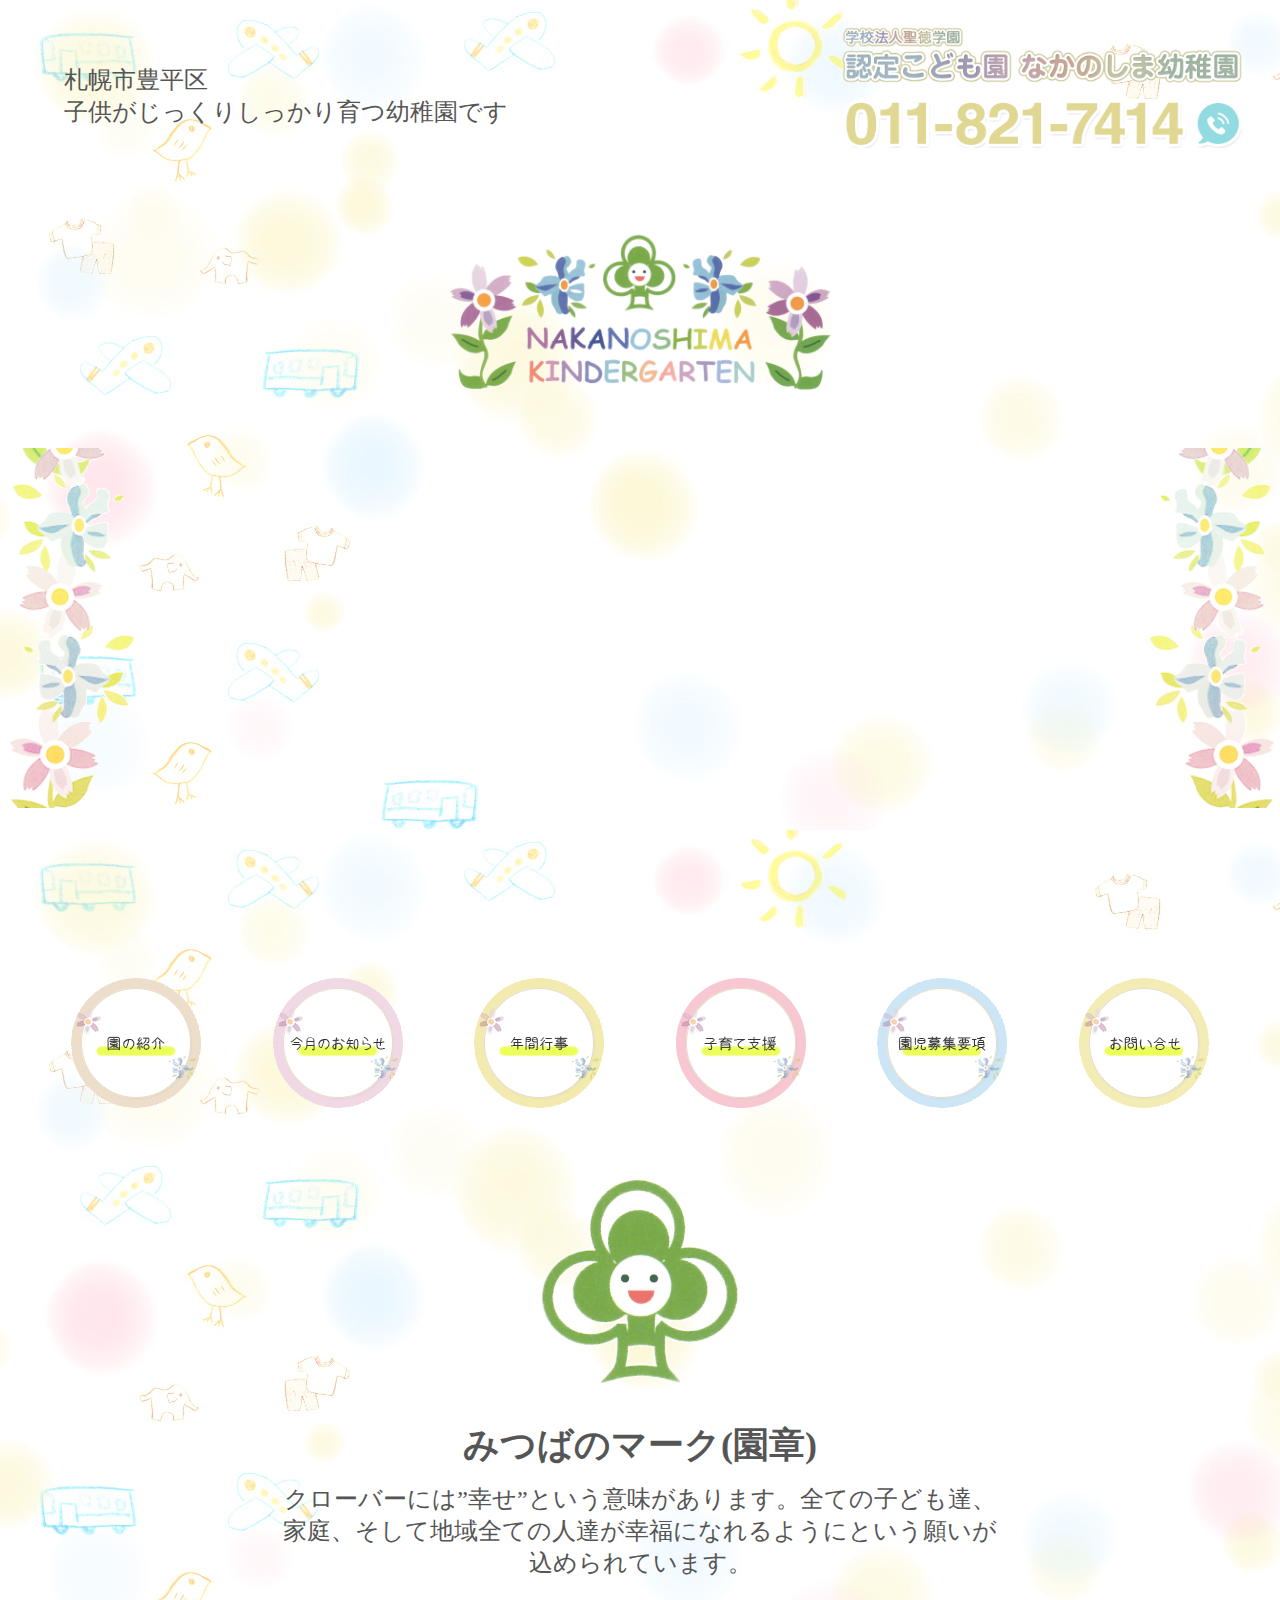
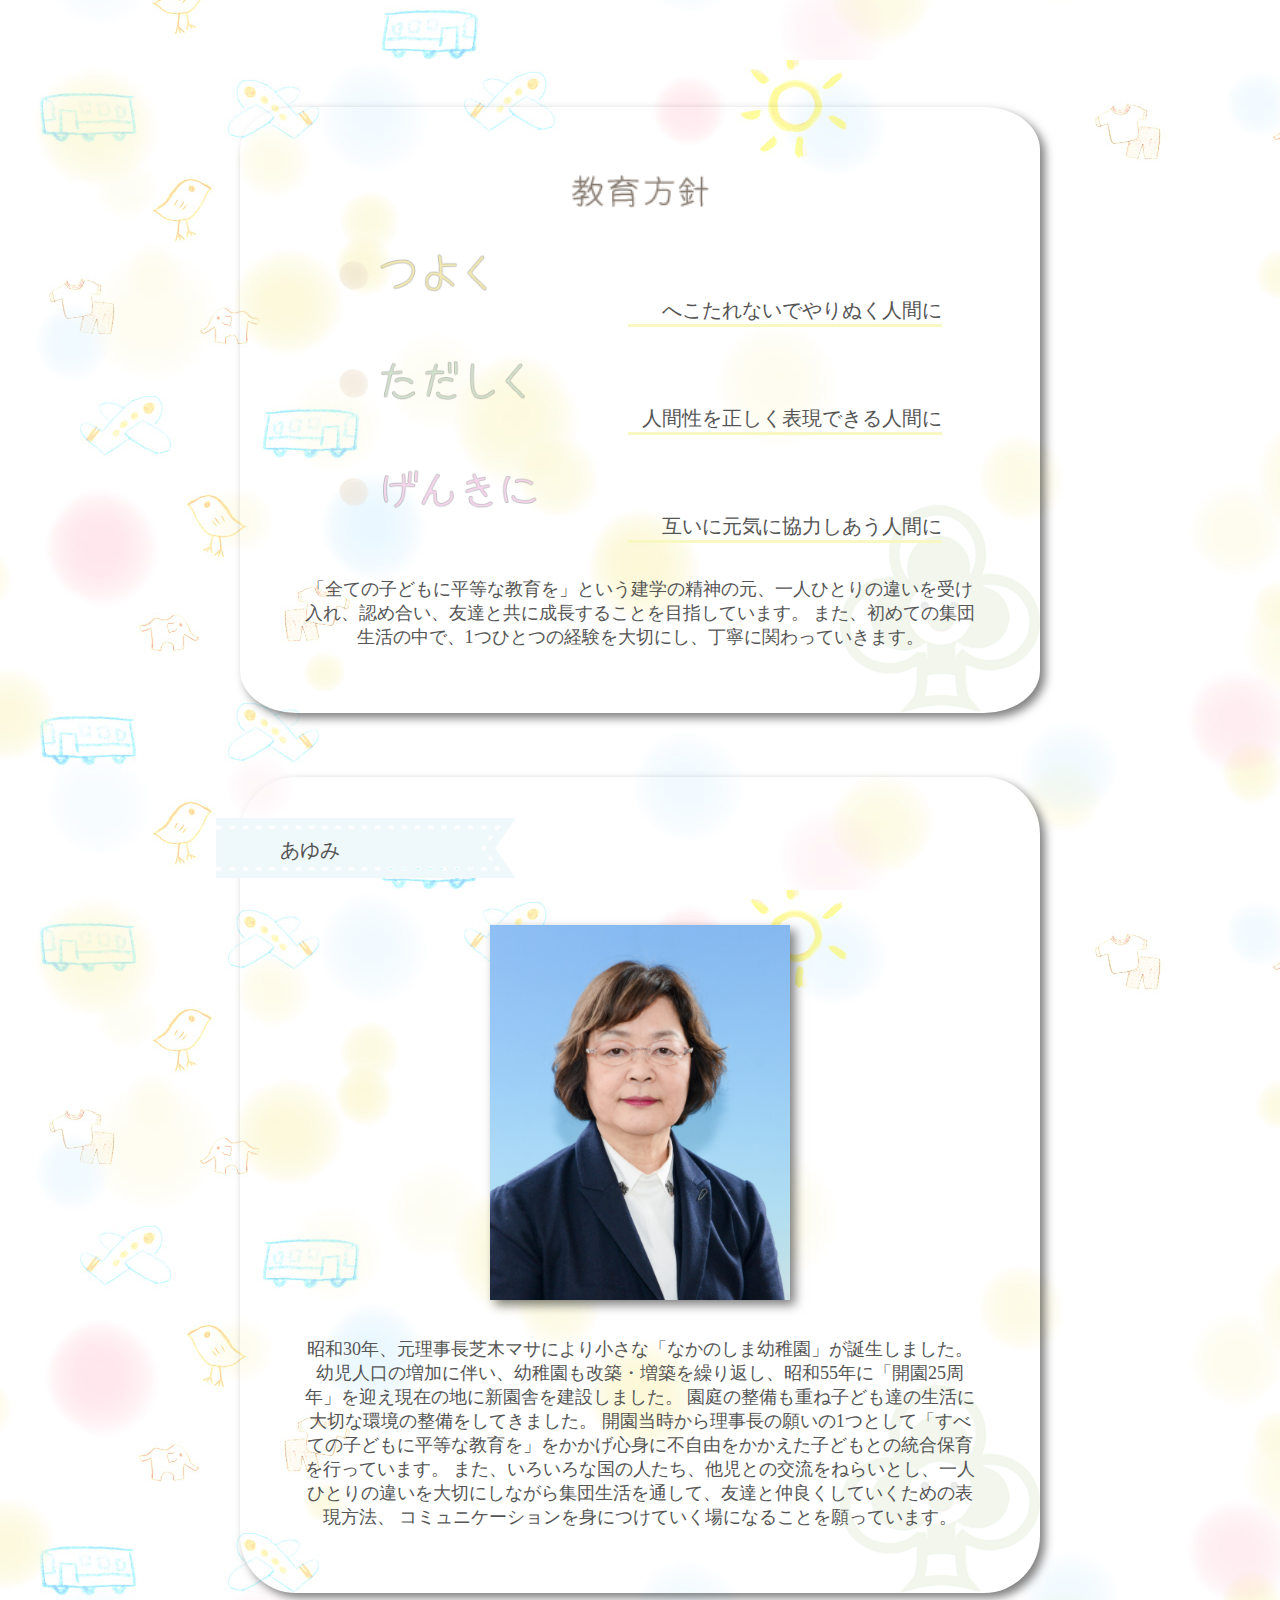
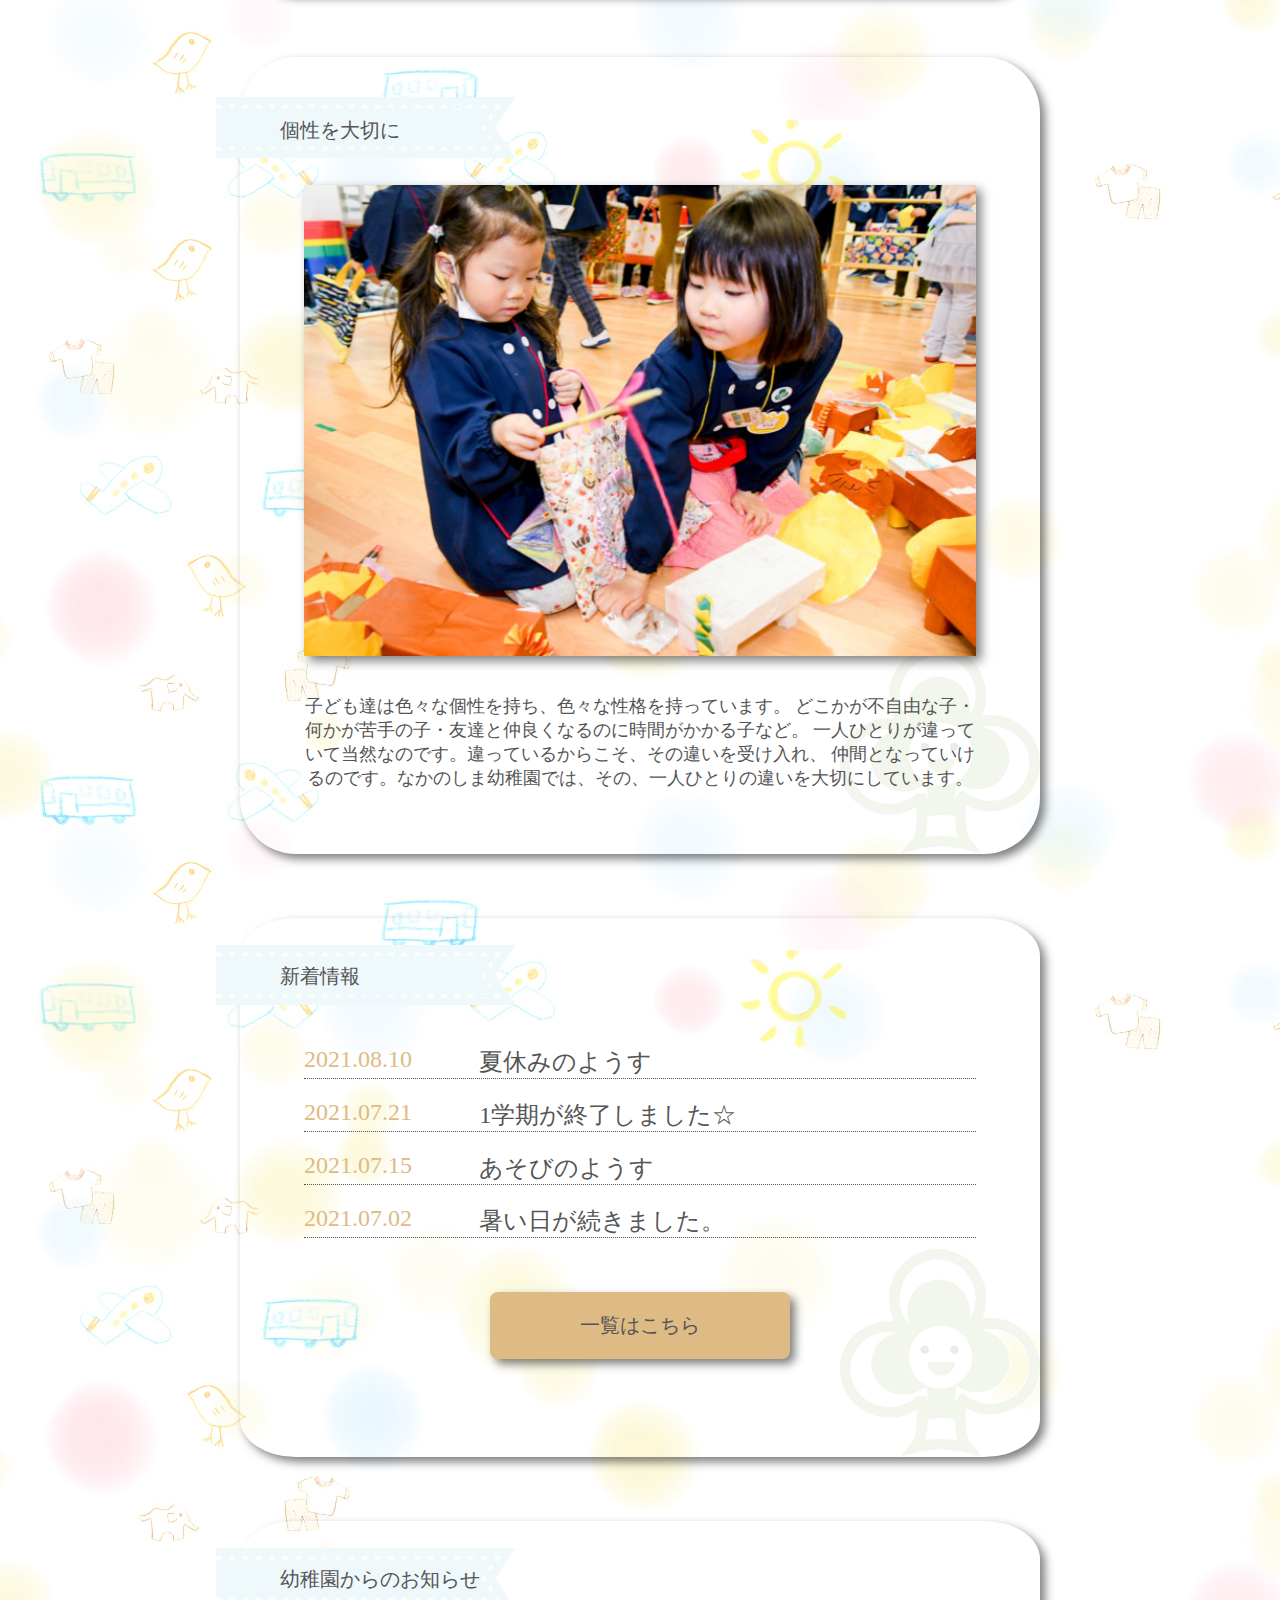
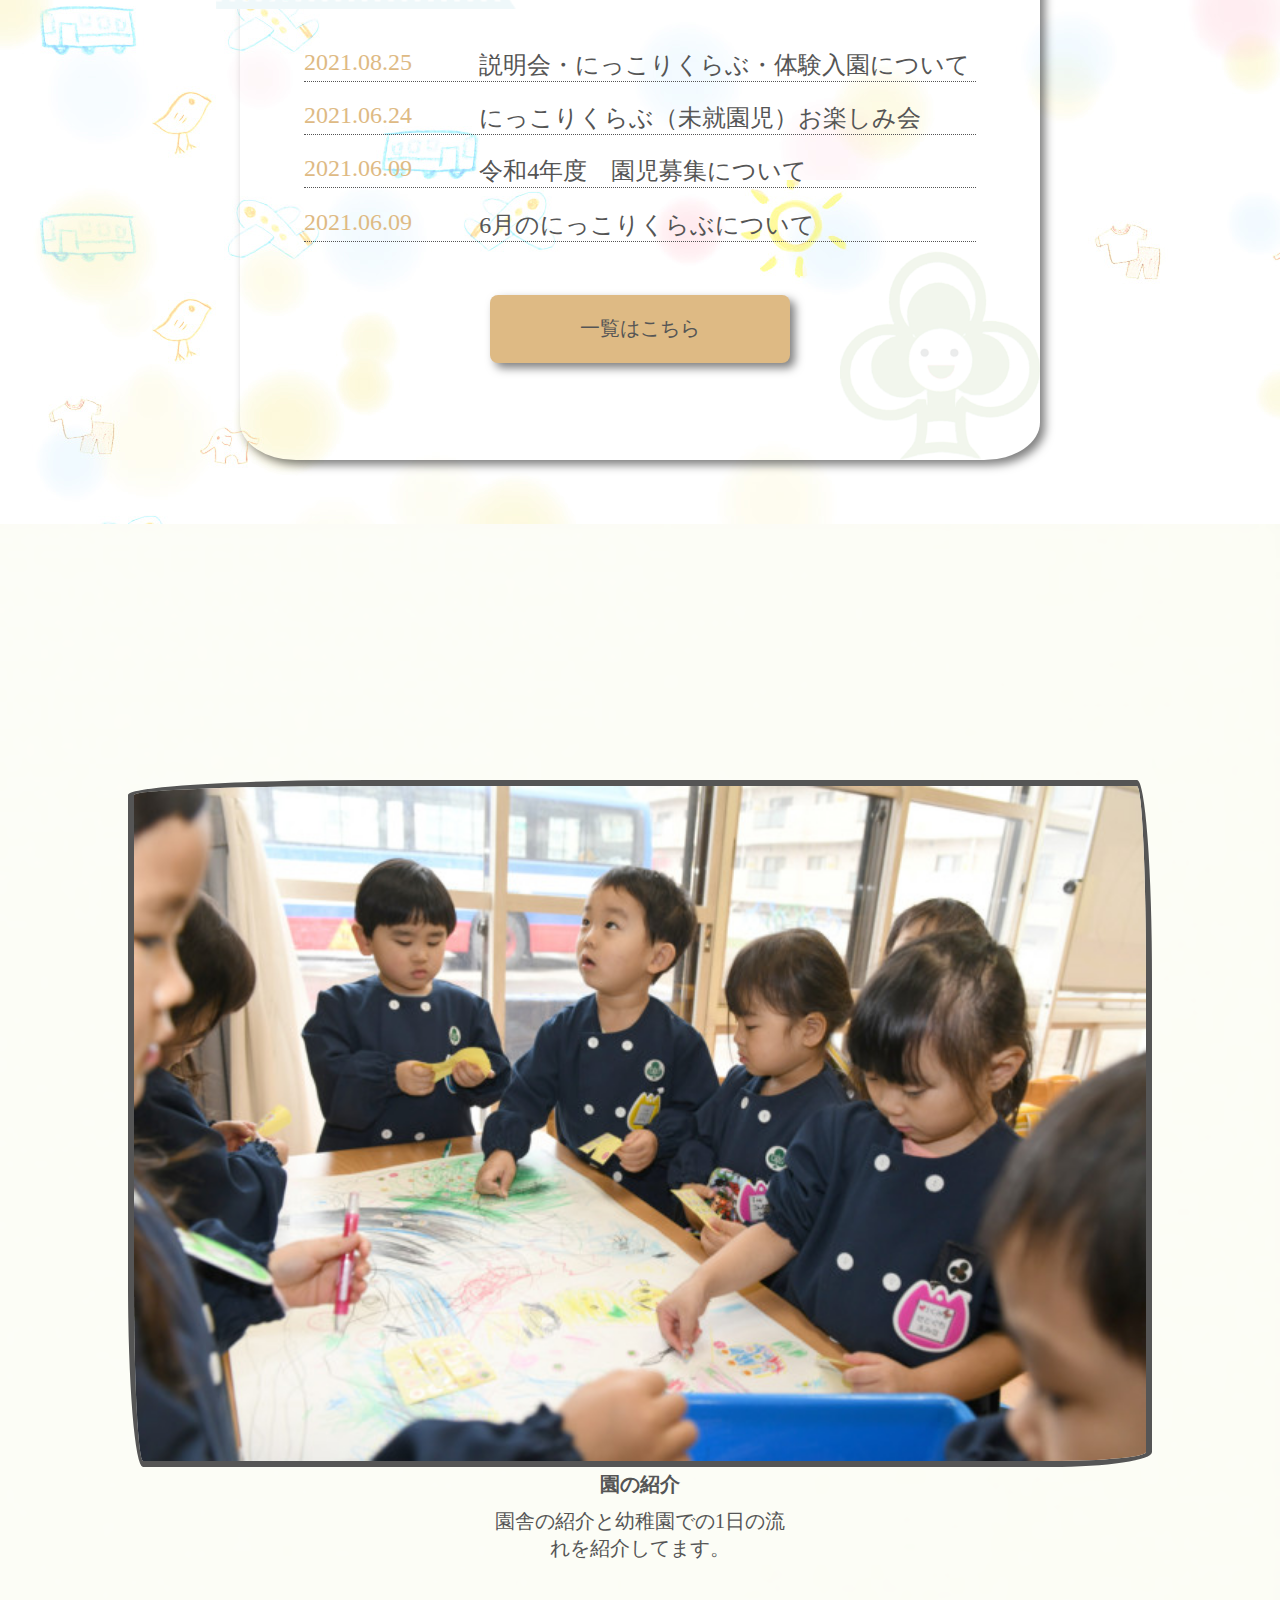
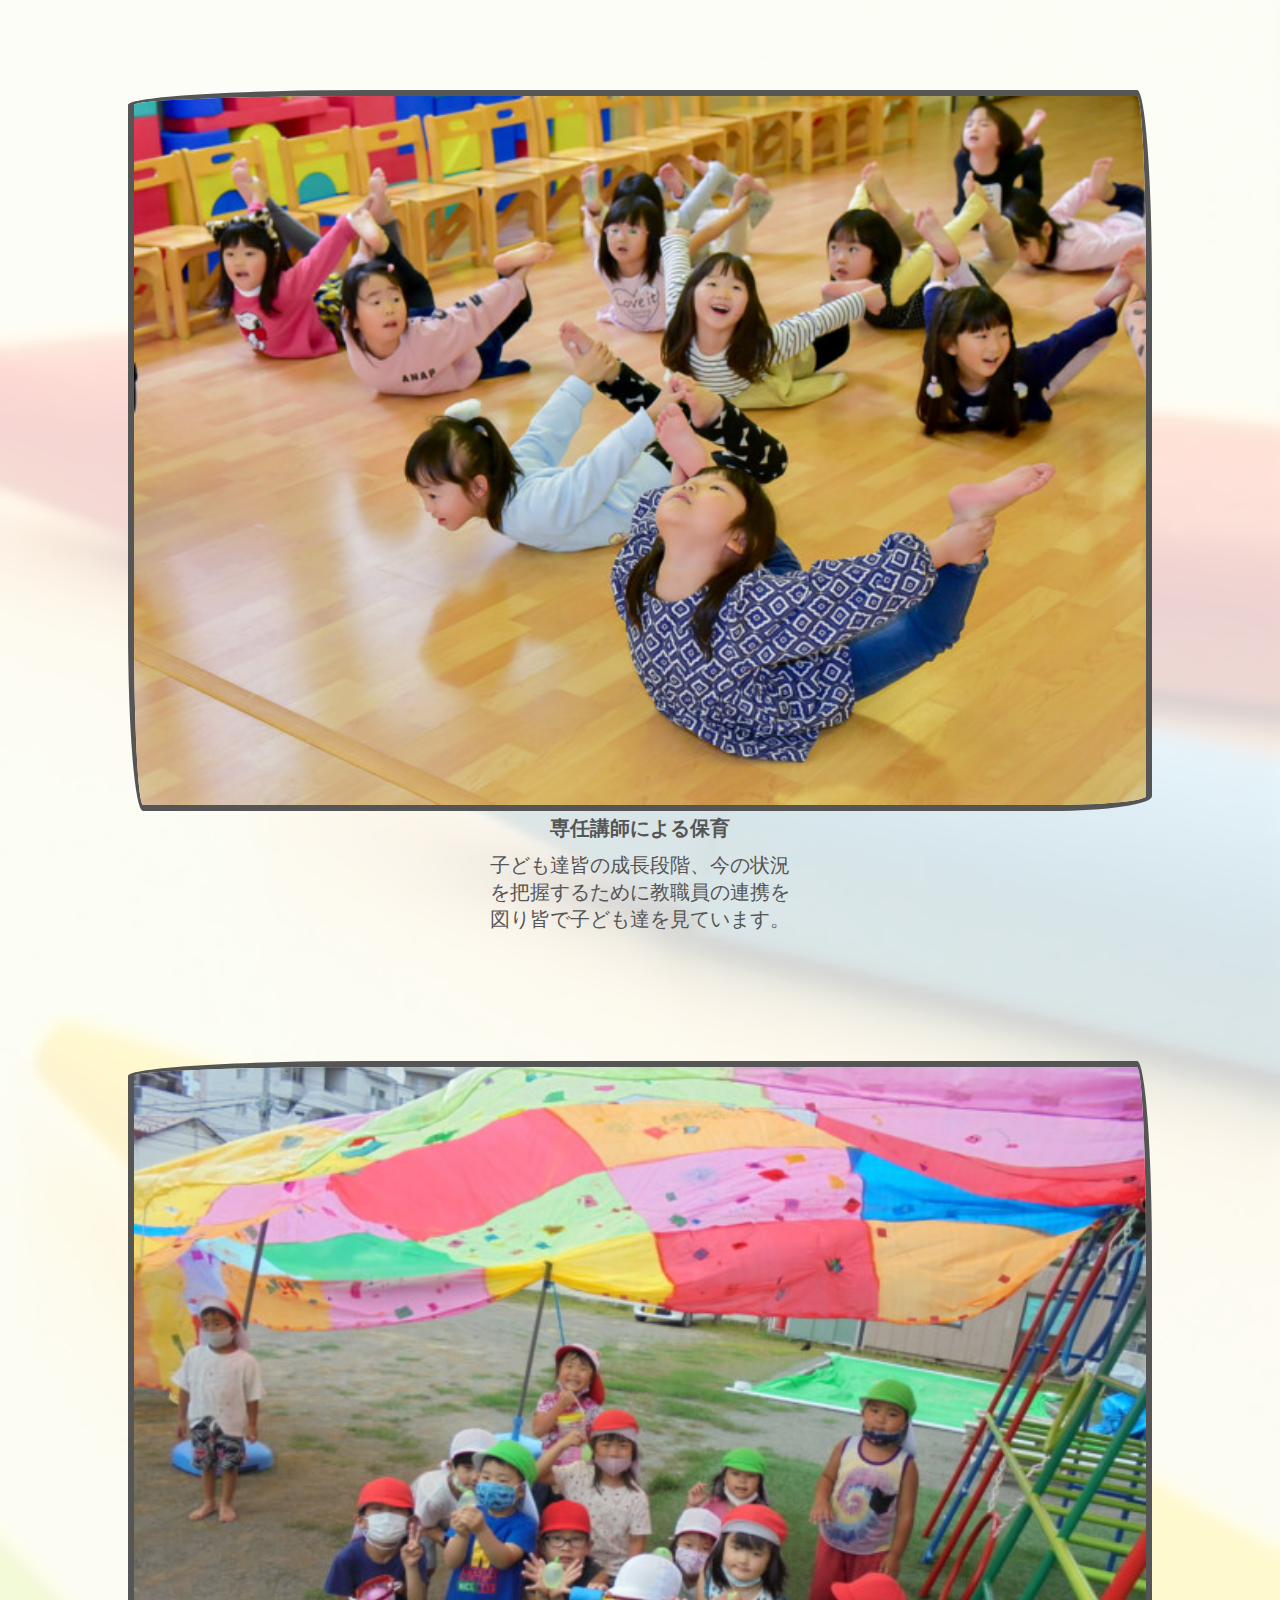
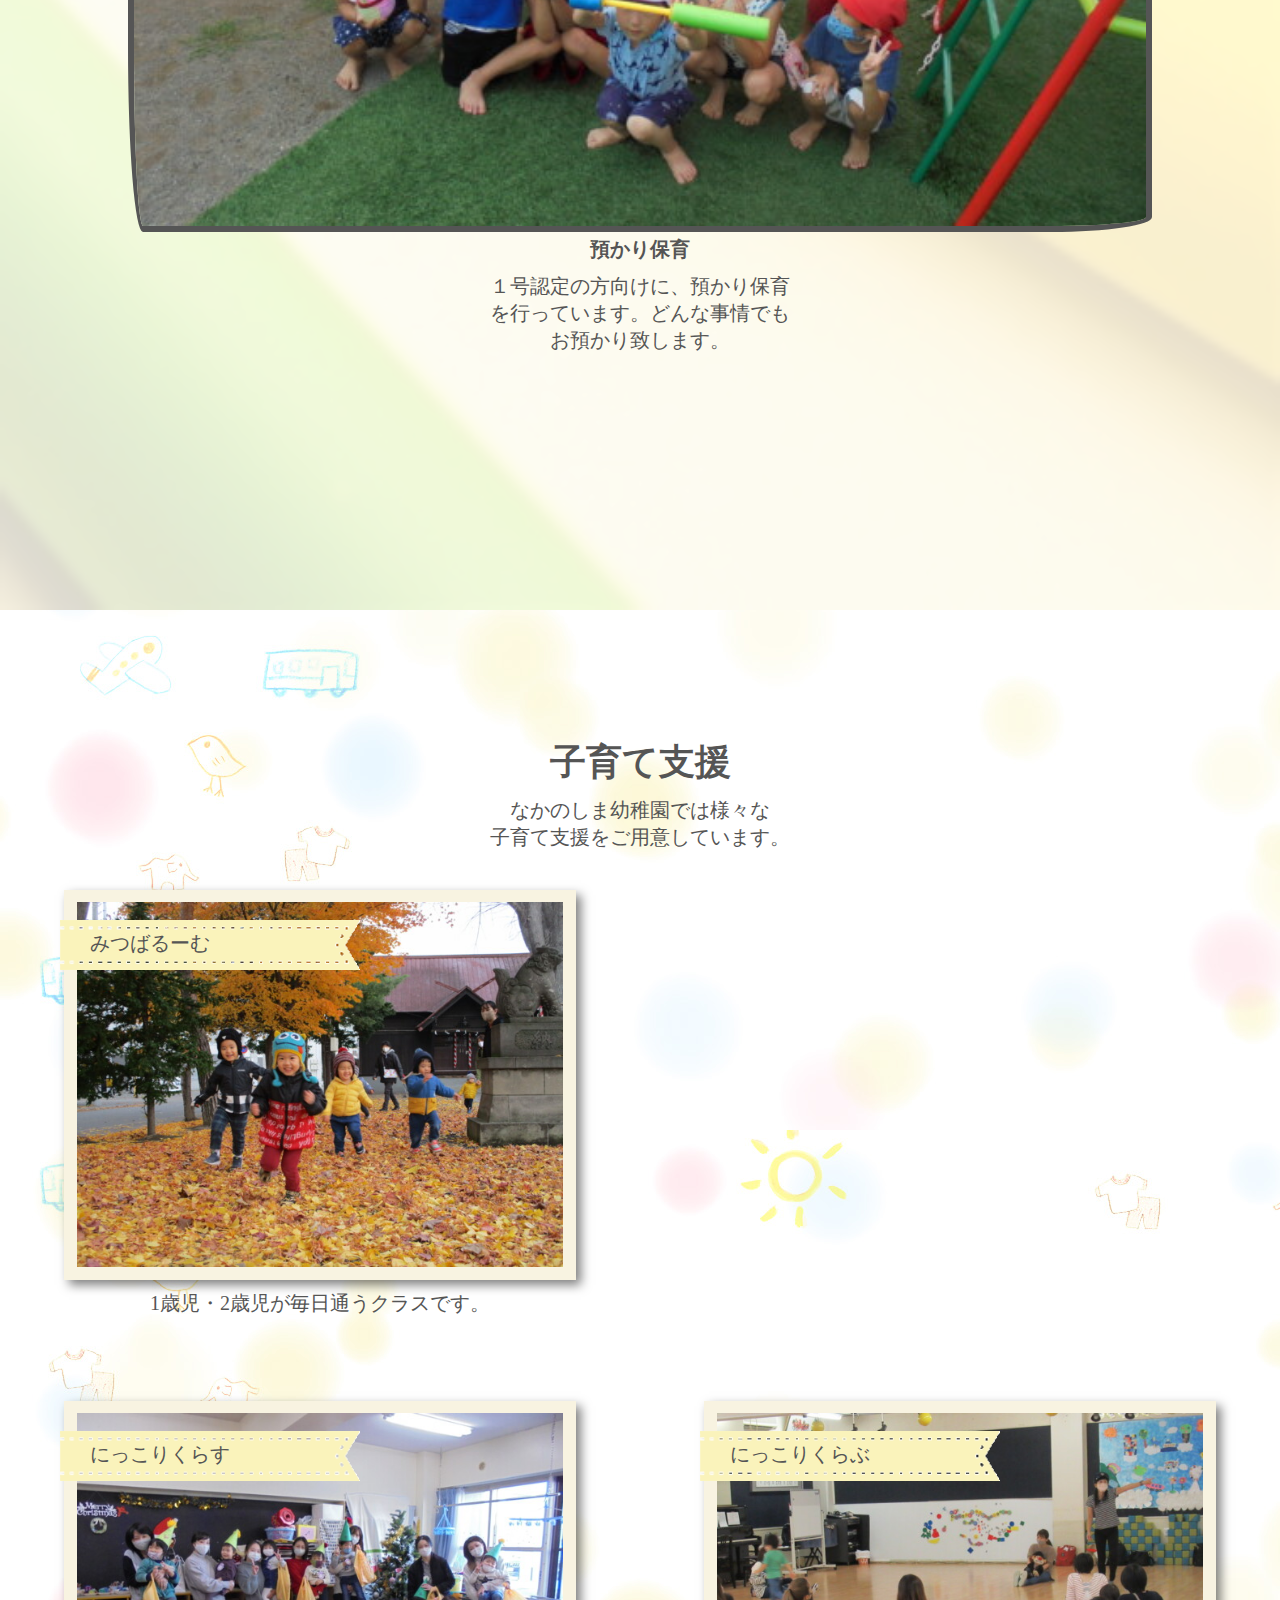
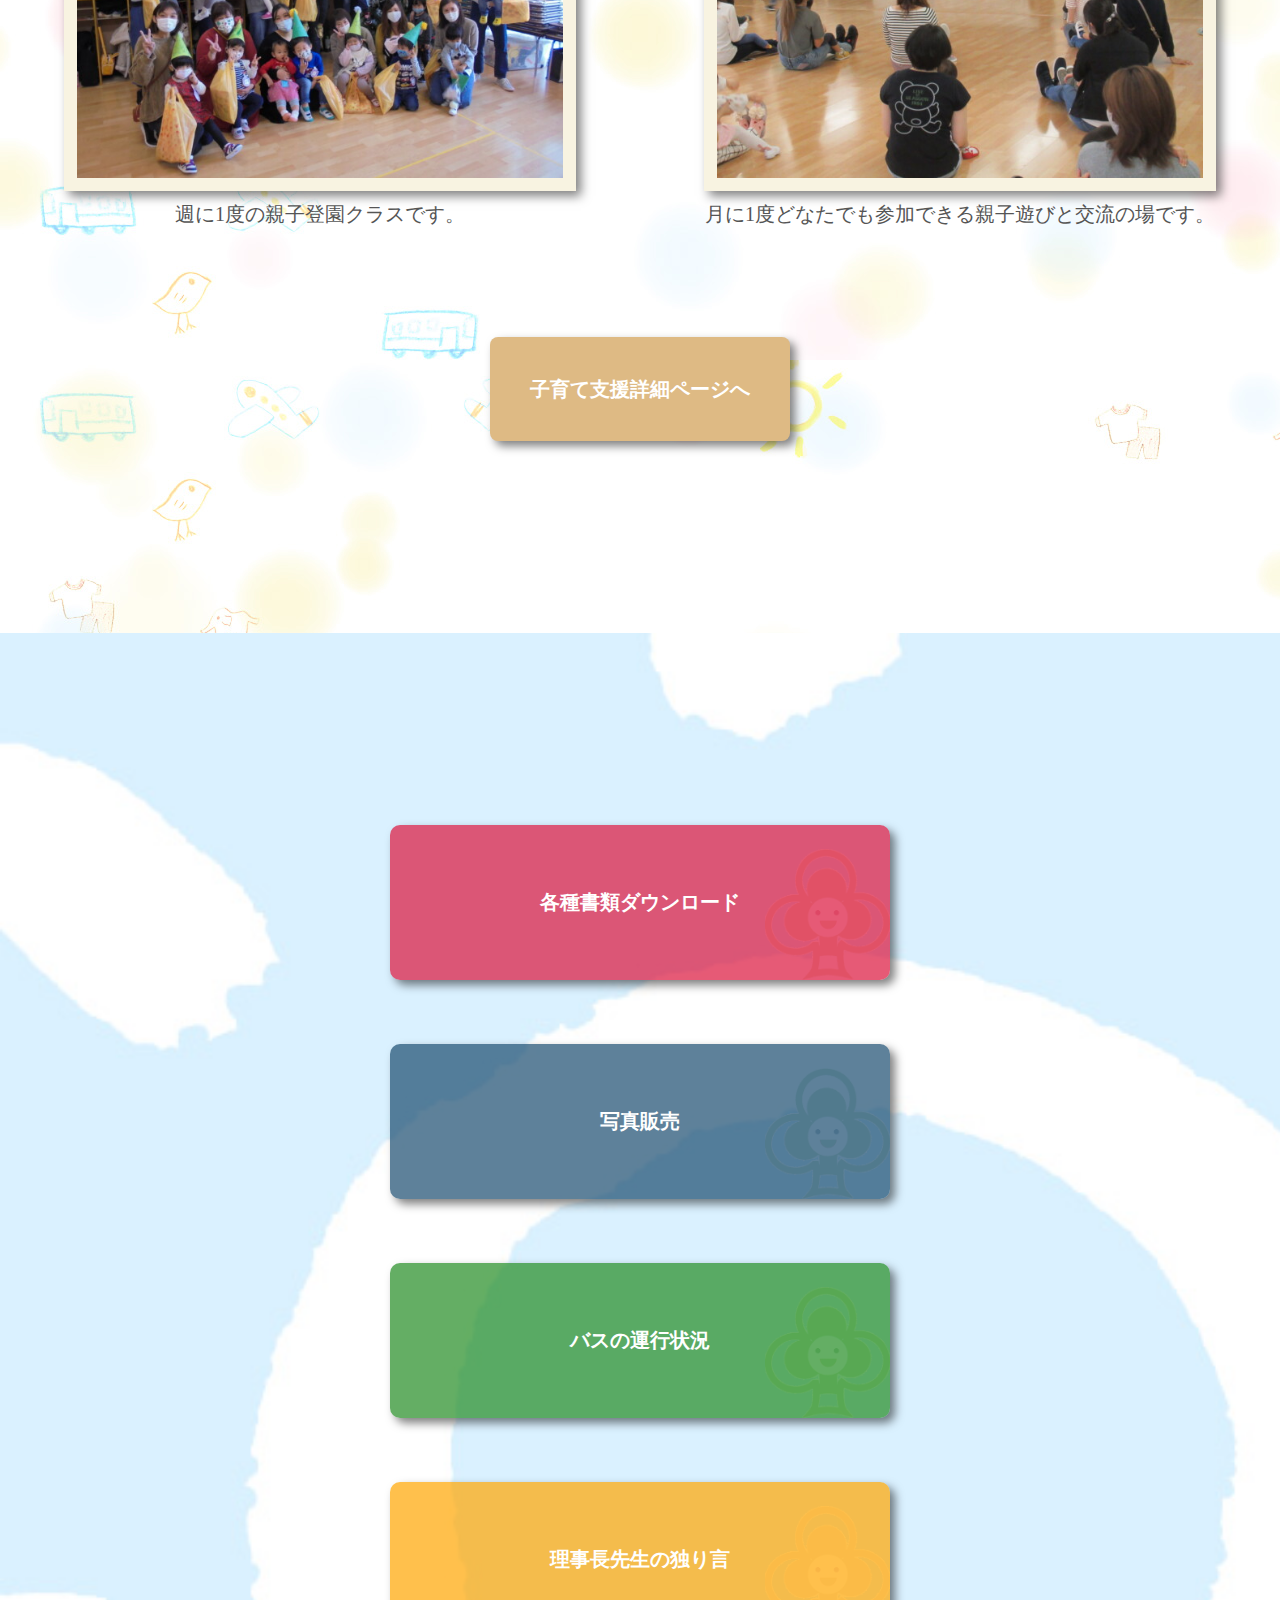
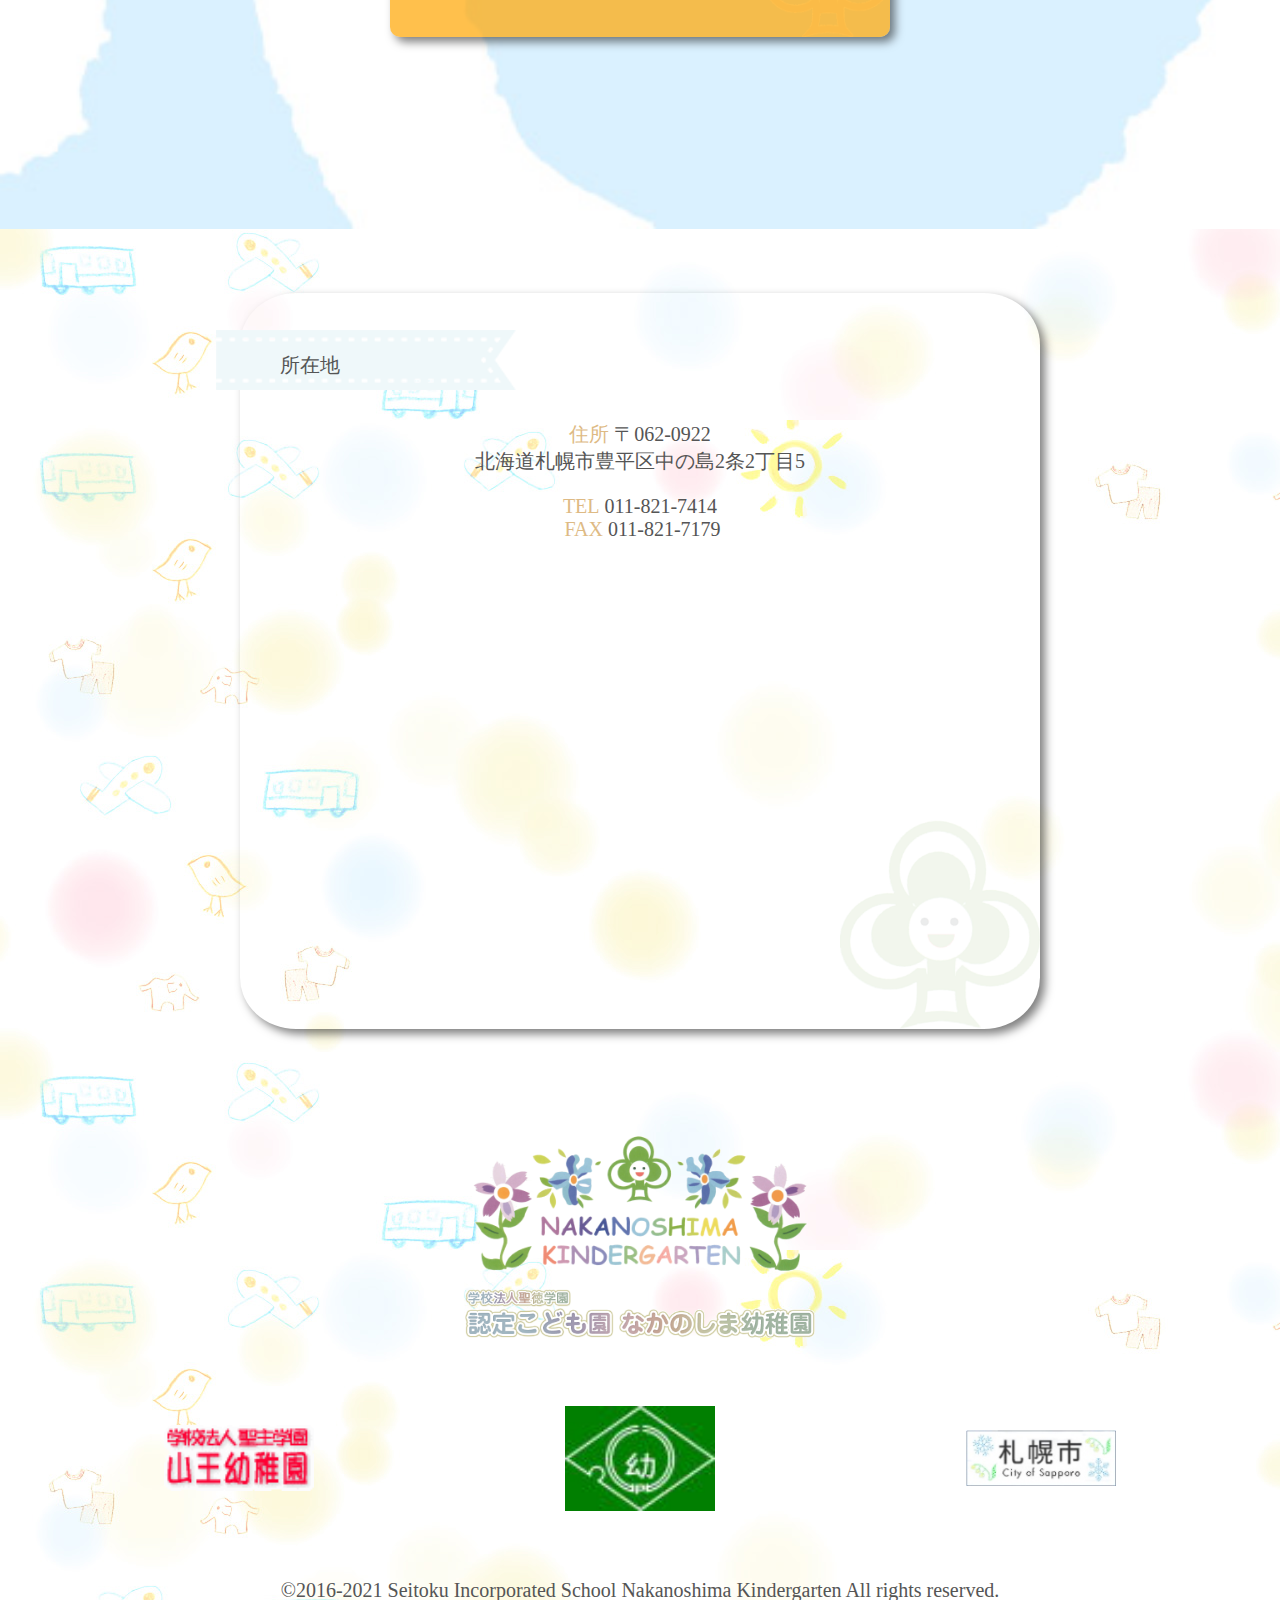
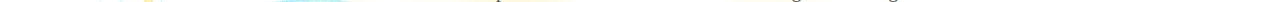
<file: index.html>
<!DOCTYPE html>
<html lang="en">
<head>
    <meta charset="UTF-8">
    <meta http-equiv="X-UA-Compatible" content="IE=edge">
    <meta name="viewport" content="width=device-width, initial-scale=1.0">
    <link rel="stylesheet" href="style.css">
    <script src="script.js" defer></script>
    <title>Document</title>
</head>
<body>
    <main>
        <nav>
            <p class="site_title">札幌市豊平区<br>子供がじっくりしっかり育つ幼稚園です</p>
            <div class="nav_header">
                <a href="index.html">
                    <img src="img/top_logo_name.gif">
                </a>
                <a href="TEL:011-821-7414">
                    <img class="nav_tel" src="img/top_logo_tel.gif">
                </a>
            </div>
            <div class="nav_main">
                <img src="img\footer_logo.gif">
                <div class="bg-slider">
                </div>
                    
            </div>
        </nav>
        
        <div id="sp_menu" class="sp_menu">
            <a href="#menu">
                <img class="sp_menu_logo" src="img/menu_logo.gif">
                <p class="sp_menu_title">MENU</p>
            </a> 
           </label>
        </div>

        <div id="menu"></div>
        
        <div class="menu">
            <label class="menu-open-button" for="menu-open">
                <img class="menu_logo" src="img/menu_logo.gif">
             <span class="lines line-1"></span>
             <span class="lines line-2"></span>
           </label>
           <a href="#" class="menu-item"><img src="img\nav_menu_02.gif"></a>
           <a href="events.html" class="menu-item"><img src="img\nav_menu_03.gif"></a>
           <a href="support.html" class="menu-item"><img src="img\nav_menu_04.gif"></i> </a>
           <a href="requirements.html" class="menu-item"><img src="img\nav_menu_05.gif"></a>
           <a href="#" class="menu-item"><img src="img\nav_menu_06.gif"></a>
           <a href="information.html" class="menu-item"><img src="img\nav_menu_01.gif"></a>
        </div>

        <div class="pc_menu">
            <a href="information.html"><img src="img\nav_menu_01.gif"></a>
            <a href="#"><img src="img\nav_menu_02.gif"></a>
           <a href="events.html"><img src="img\nav_menu_03.gif"></a>
           <a href="support.html"><img src="img\nav_menu_04.gif"></i> </a>
           <a href="requirements.html"><img src="img\nav_menu_05.gif"></a>
           <a href="#"><img src="img\nav_menu_06.gif"></a>
        </div>
        
        <img class="symbol" src="img/menu_logo.gif">
        <p class="menu_text mark">みつばのマーク(園章)</p>
        <p class="menu_text">クローバーには”幸せ”という意味があります。全ての子ども達、家庭、そして地域全ての人達が幸福になれるようにという願いが込められています。</p>

        <div class="policy">
            <div class="policy_container">
                <img src="img\information_title.png">
                <div class="policy_title">
                    <img src="img\top_page_shisetsu_01.png">
                    <p>へこたれないでやりぬく人間に</p>
                </div>
                <div class="policy_title">
                    <img src="img\top_page_shisetsu_02.png">
                    <p>人間性を正しく表現できる人間に</p>
                </div>
                <div class="policy_title">
                    <img src="img\top_page_shisetsu_03.png">
                    <p>互いに元気に協力しあう人間に</p>
                </div>
                <p class="policy_text">「全ての子どもに平等な教育を」という建学の精神の元、一人ひとりの違いを受け入れ、認め合い、友達と共に成長することを目指しています。
                    また、初めての集団生活の中で、1つひとつの経験を大切にし、丁寧に関わっていきます。</p>
            </div>
        </div>

        <div class="ayumi">
            <img class="ayumi_img" src="img\icon_laber.gif">
            <p class="contents_title ayumi_title">あゆみ</p>
            <img class="director" src="img/chief_director.jpg">
            <p class="ayumi_text">昭和30年、元理事長芝木マサにより小さな「なかのしま幼稚園」が誕生しました。
                幼児人口の増加に伴い、幼稚園も改築・増築を繰り返し、昭和55年に「開園25周年」を迎え現在の地に新園舎を建設しました。
                園庭の整備も重ね子ども達の生活に大切な環境の整備をしてきました。
                開園当時から理事長の願いの1つとして「すべての子どもに平等な教育を」をかかげ心身に不自由をかかえた子どもとの統合保育を行っています。
                また、いろいろな国の人たち、他児との交流をねらいとし、一人ひとりの違いを大切にしながら集団生活を通して、友達と仲良くしていくための表現方法、
                コミュニケーションを身につけていく場になることを願っています。</p>
        </div>

        <div class="individuality">
            <img class="individuality_img" src="img\icon_laber.gif">
            <p class="contents_title individuality_title">個性を大切に</p>
            <img class="picture" src="img\6405.jpg">
            <p class="ayumi_text">子ども達は色々な個性を持ち、色々な性格を持っています。
                どこかが不自由な子・何かが苦手の子・友達と仲良くなるのに時間がかかる子など。
                一人ひとりが違っていて当然なのです。違っているからこそ、その違いを受け入れ、
                仲間となっていけるのです。なかのしま幼稚園では、その、一人ひとりの違いを大切にしています。
            </p>
        </div>

        <div class="news">
            <img src="img\icon_laber.gif">
            <p class="contents_title">新着情報</p>
            <div class="news_contents">
                <p class="news_date">2021.08.10</p>
                <p class="news_title">夏休みのようす</p>
            </div>
            <div class="news_contents">
                <p class="news_date">2021.07.21</p>
                <p class="news_title">1学期が終了しました☆</p>
            </div>
            <div class="news_contents">
                <p class="news_date">2021.07.15</p>
                <p class="news_title">あそびのようす</p>
            </div>
            <div class="news_contents">
                <p class="news_date">2021.07.02</p>
                <p class="news_title">暑い日が続きました。</p>
            </div>
            <p class="btn">一覧はこちら</p>
        </div>

        <div class="news second_news">
            <img src="img\icon_laber.gif">
            <p class="contents_title">幼稚園からのお知らせ</p>
            <div class="news_contents">
                <p class="news_date">2021.08.25</p>
                <p class="news_title">説明会・にっこりくらぶ・体験入園について</p>
            </div>
            <div class="news_contents">
                <p class="news_date">2021.06.24</p>
                <p class="news_title">にっこりくらぶ（未就園児）お楽しみ会</p>
            </div>
            <div class="news_contents">
                <p class="news_date">2021.06.09</p>
                <p class="news_title">令和4年度　園児募集について</p>
            </div>
            <div class="news_contents">
                <p class="news_date">2021.06.09</p>
                <p class="news_title">6月のにっこりくらぶについて</p>
            </div>
            <a class="btn">一覧はこちら</a>
        </div>

        <div class="contents">
            <div class="content">
                <a href="information.html">
                    <img src="img\850_0028.jpg">
                    <p class="content_title">園の紹介</p>
                    <p class="content_text">園舎の紹介と幼稚園での1日の流れを紹介してます。</p>
                </a>
            </div>
            <div class="content">
                <a href="">
                    <img src="img\1641-1.jpg">
                    <p class="content_title">専任講師による保育</p>
                    <p class="content_text">子ども達皆の成長段階、今の状況を把握するために教職員の連携を図り皆で子ども達を見ています。</p>
                </a>
            </div>
            <div class="content">
                <a href="support.html">
                    <img src="img/DSC07824.jpg">
                    <p class="content_title">預かり保育</p>
                    <p class="content_text">１号認定の方向けに、預かり保育を行っています。どんな事情でもお預かり致します。</p>
                </a>
            </div>
        </div>

        <div class="care_support">
            <p class="care_support_title">子育て支援</p>
            <p class="care_support_subtitle">なかのしま幼稚園では様々な<br>子育て支援をご用意しています。</p>
            <div class="care_support_wrap">
                <div class="care_support_pictures">
                    
                    <div class="care_support_picture">
                        <img class="care_support_laber" src="img\top_about_class_laber.gif">
                        <p class="care_support_laber_title">みつばるーむ</p>
                        <img class="care_support_img" src="img\IMG_8995.jpg">
                        <p class="care_support_text">1歳児・2歳児が毎日通うクラスです。</p>
                    </div>
                </div>
                <div class="care_support_pictures">
                    <div class="care_support_picture">
                        <img class="care_support_laber" src="img\top_about_class_laber.gif">
                        <p class="care_support_laber_title">にっこりくらす</p>
                        <img class="care_support_img" src="img\DSC09264.jpg">
                        <p class="care_support_text">週に1度の親子登園クラスです。</p>
                    </div>
                    <div class="care_support_picture">
                        <img class="care_support_laber" src="img\top_about_class_laber.gif">
                        <p class="care_support_laber_title">にっこりくらぶ</p>
                        <img class="care_support_img" src="img\IMG_5893.jpg">
                        <p class="care_support_text">月に1度どなたでも参加できる親子遊びと交流の場です。</p>
                    </div>
                </div>
                <a href="support.html" class="btn support_btn">子育て支援詳細ページへ</a>
            </div>
        </div>

        <div class="link">
            <a href="download.html">
                <div class="download">
                    <p>各種書類ダウンロード</p>
                </div>
            </a>
            
            <a href="#">
                <div class="buy">
                <p>写真販売</p>
            </div></a>

            <a href="https://www1.busnav.net/cgi-bin/d01_index.cgi?ecd=GQ">
                <div class="bus">
                <p>バスの運行状況</p>
            </div></a>

            <a href="#">
                <div class="blog">
                    <p>理事長先生の独り言</p>
                </div>
            </a> 
        </div>

        <div class="access">
            <img src="img\icon_laber.gif">
            <p class="access_title">所在地</p>
            <div access_text>
                <p><span>住所</span>&nbsp;〒062-0922<br>北海道札幌市豊平区中の島2条2丁目5</p>
                <p><span>TEL</span>&nbsp;011-821-7414<br>&nbsp;<span>FAX</span>&nbsp;011-821-7179</p>
            </div>
            <div class="map">
                <iframe src="https://www.google.com/maps/embed?pb=!1m14!1m8!1m3!1d5832.546816812674!2d141.36135820436166!3d43.03567862457956!3m2!1i1024!2i768!4f13.1!3m3!1m2!1s0x0%3A0x74dfc055cabfaed!2z44Gq44GL44Gu44GX44G-5bm856ia5ZyS!5e0!3m2!1sja!2sjp!4v1629948758120!5m2!1sja!2sjp" width="300" height="200" style="border:0;" allowfullscreen="" loading="lazy"></iframe>
            </div>
        </div>

    </main>
    <footer>
        <div class="footer_logo">
            <a href="index.html">
                <img src="img\footer_logo.gif">
                <img src="img/top_logo_name.gif">
            </a>
        </div>
        <div class="link_bnr">
            <a href="https://sannoh.com/"><img src="img\link_banner_sannoh_right.gif"></a>
            <a href="http://www.hokushiyou.or.jp/"><img src="img\link_banner_hokushiyou.jpg"></a>
            <a href="https://www.city.sapporo.jp/kyoiku/top/"><img src="img\link_banner_sapporo.jpg"></a>
        </div>
        <p>&copy;2016-2021 Seitoku Incorporated School Nakanoshima Kindergarten All rights reserved.</p>
    </footer>

</body>

<script src="https://code.jquery.com/jquery-3.4.1.min.js" integrity="sha256-CSXorXvZcTkaix6Yvo6HppcZGetbYMGWSFlBw8HfCJo="  crossorigin="anonymous"></script>
<script src="jquery.bgswitcher.js"></script>

<script>
  jQuery(function($) {
      $('.bg-slider').bgSwitcher({
          images: ['img/0167-1.jpg','img/0254-1.jpg','img/1315.jpg'], // 切り替える背景画像を指定
      });
  });
  </script>

</html>
</file>
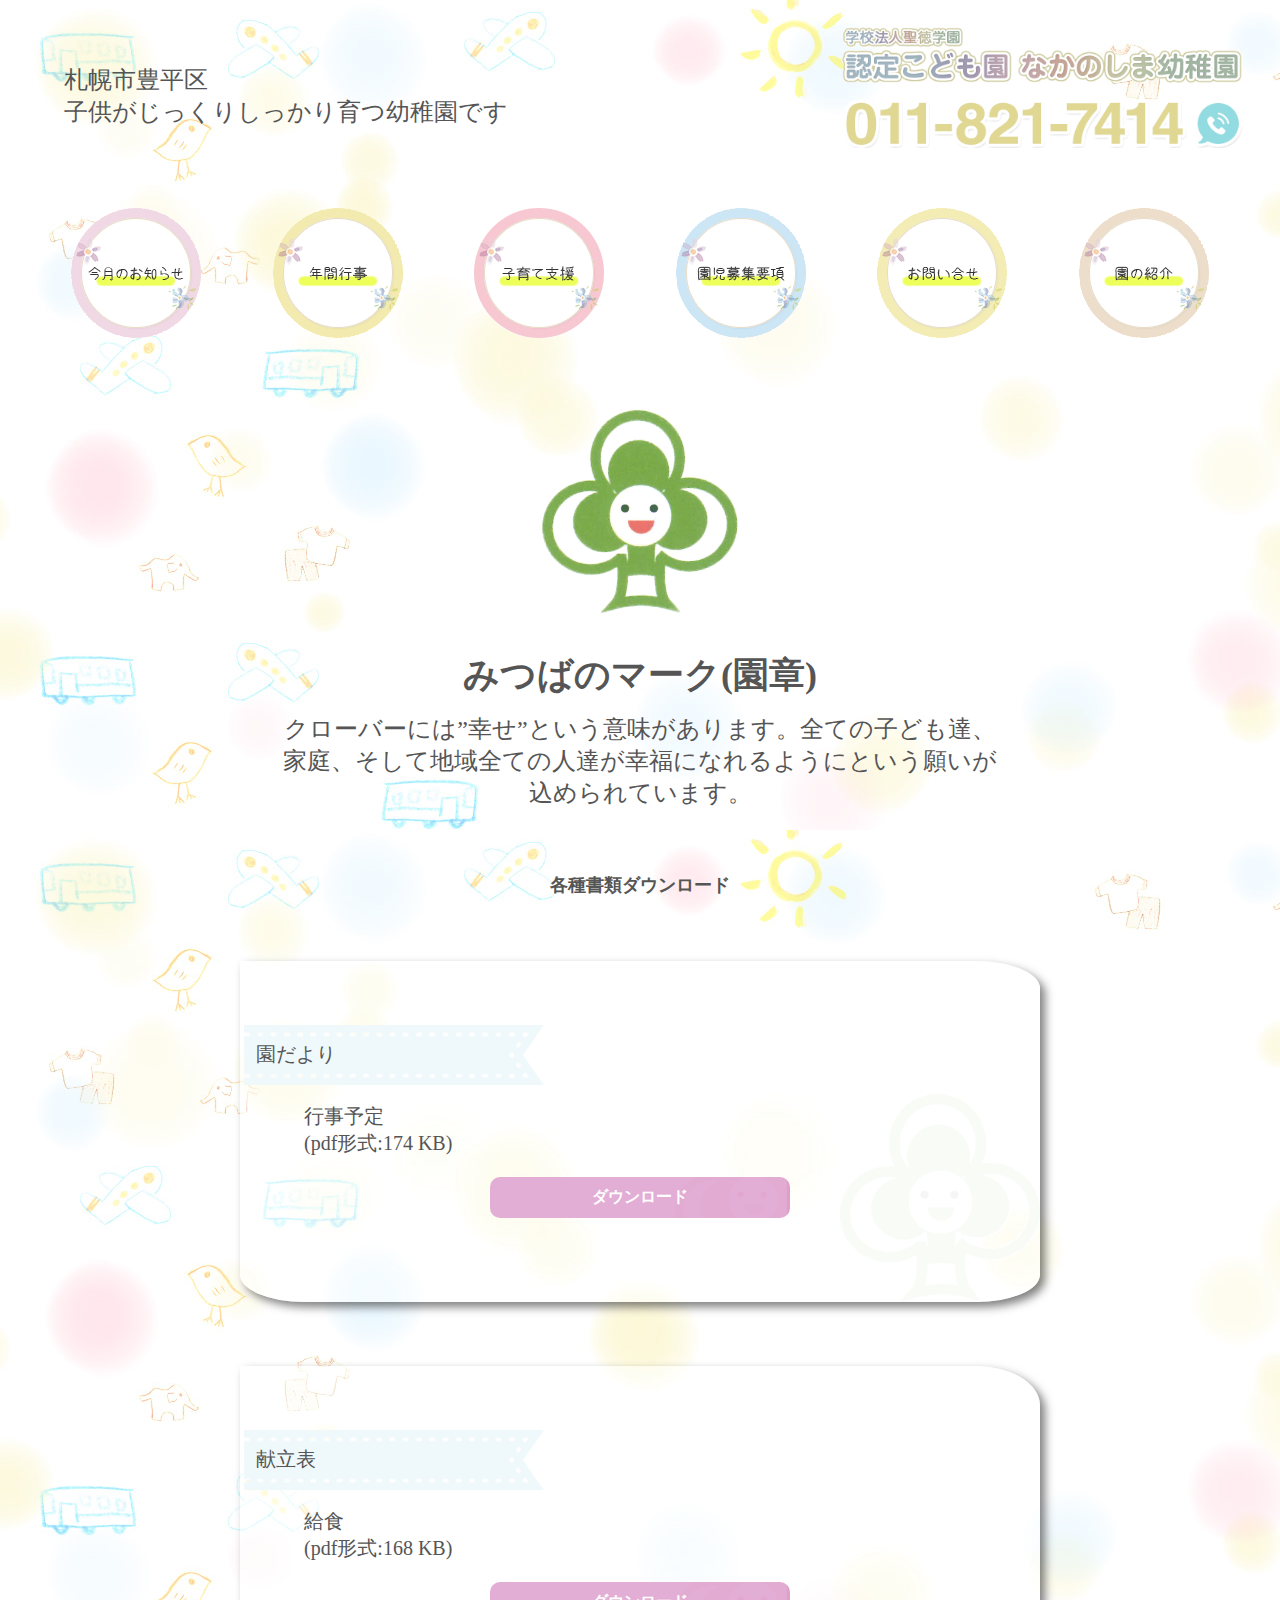
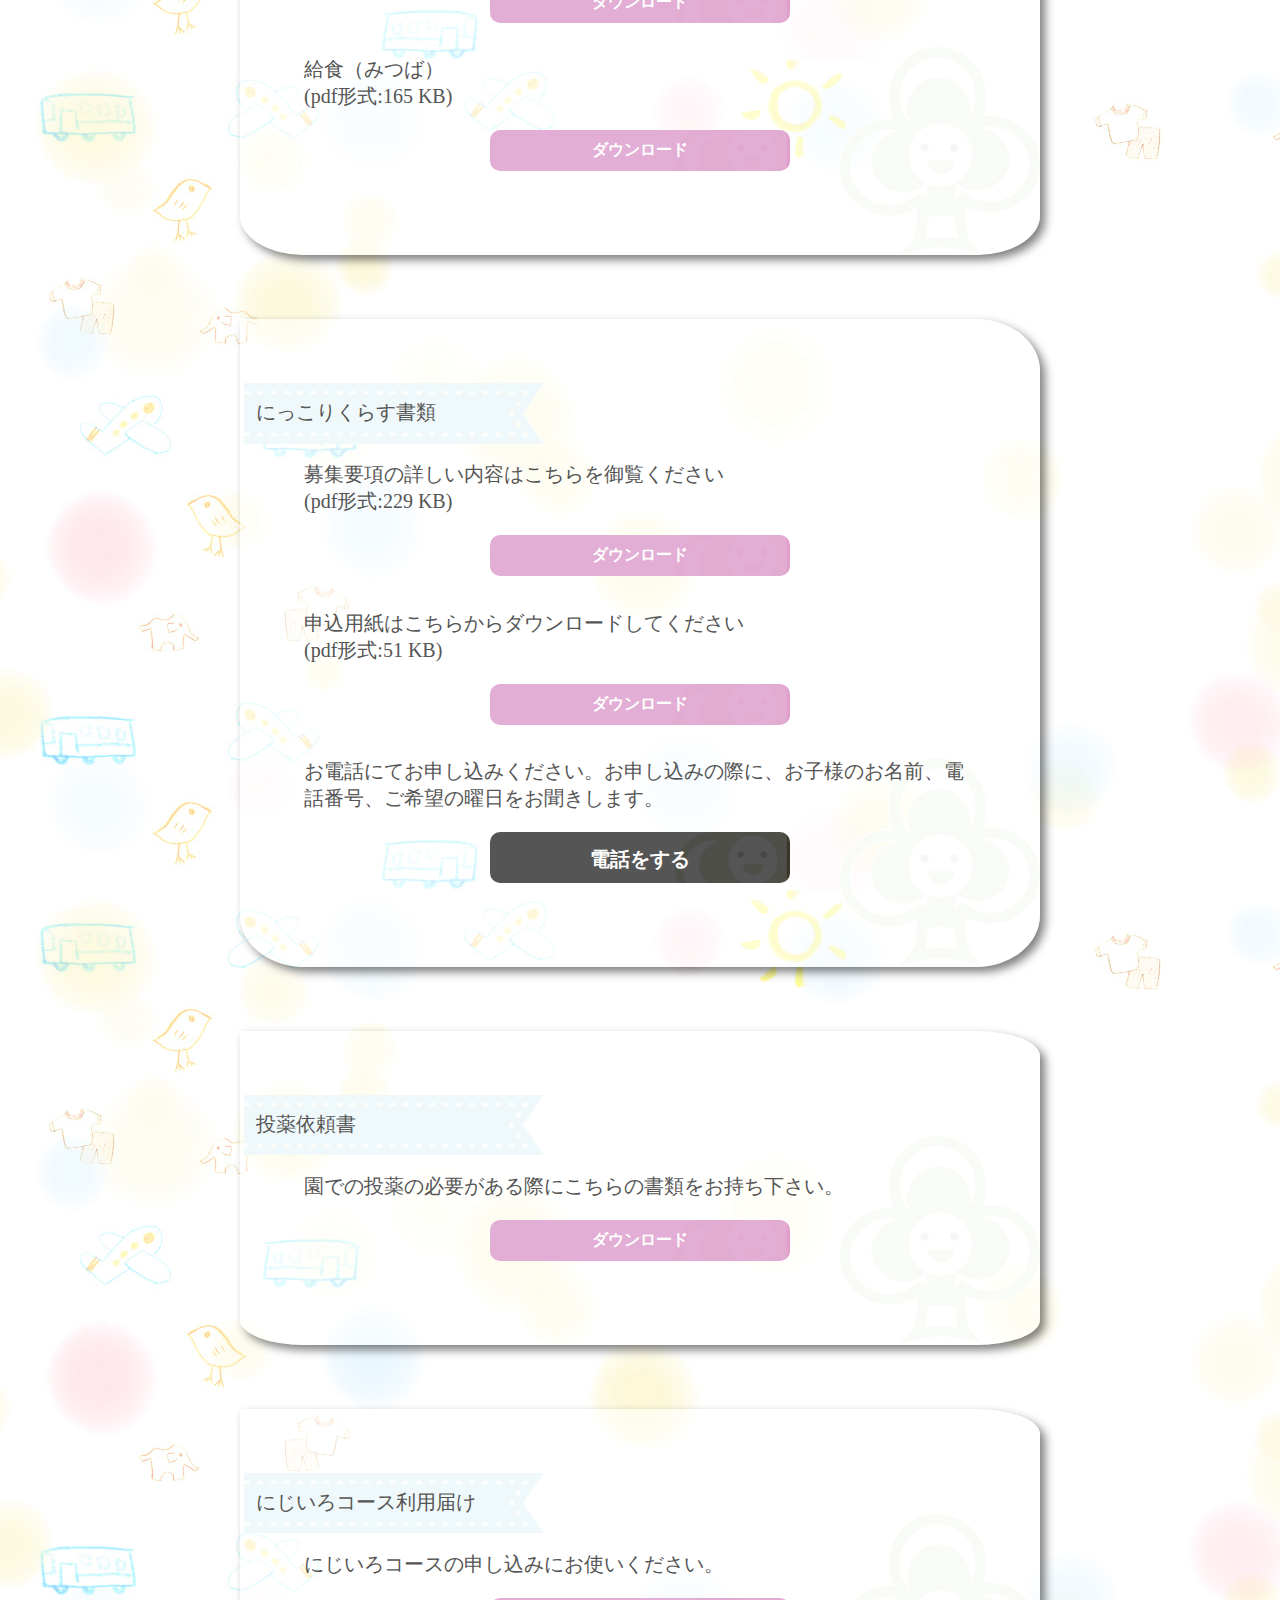
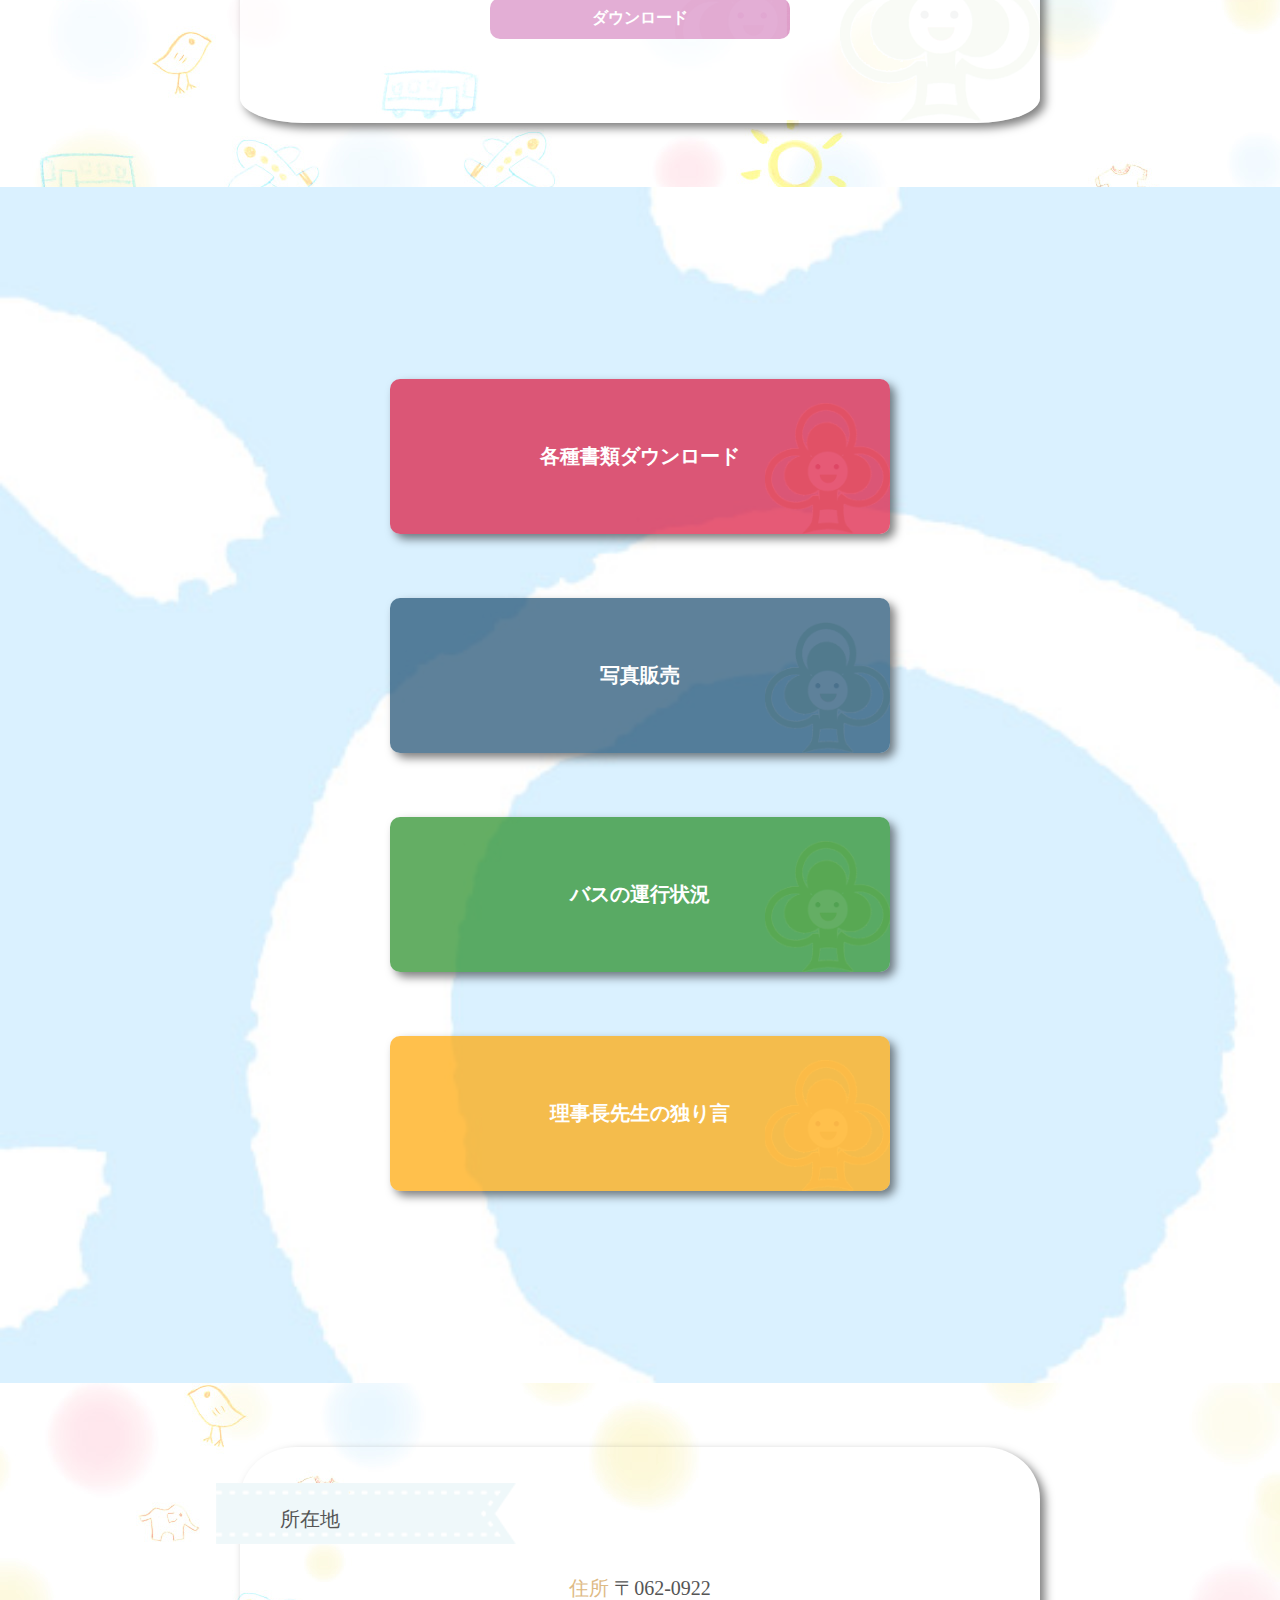
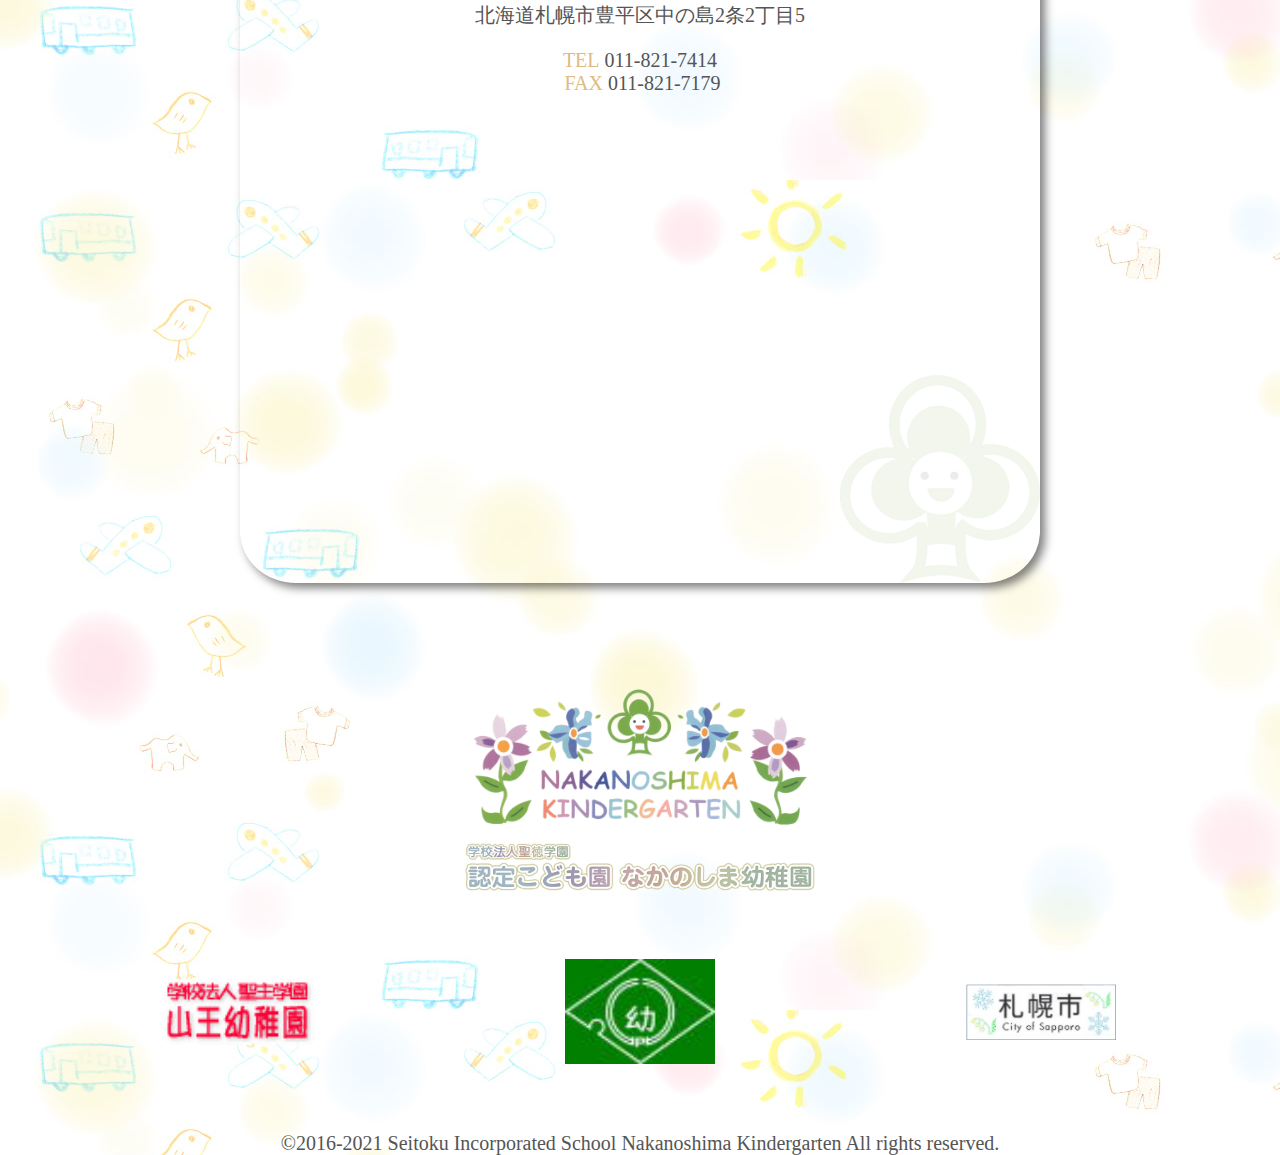
<file: download.html>
<!DOCTYPE html>
<html lang="en">
<head>
    <meta charset="UTF-8">
    <meta http-equiv="X-UA-Compatible" content="IE=edge">
    <meta name="viewport" content="width=device-width, initial-scale=1.0">
    <link rel="stylesheet" href="style.css">
    <link rel="stylesheet" href="support.css">
    <script src="script.js" defer></script>
    <title>Document</title>
</head>
<body>
    <main>
        <nav>
            <p class="site_title">札幌市豊平区<br>子供がじっくりしっかり育つ幼稚園です</p>
            <div class="nav_header">
                <a href="index.html">
                    <img src="img/top_logo_name.gif">
                </a>
                <a href="TEL:011-821-7414">
                    <img class="nav_tel" src="img/top_logo_tel.gif">
                </a>
            </div>
        </nav>

        <div id="sp_menu" class="sp_menu">
            <a href="#menu">
                <img class="sp_menu_logo" src="img/menu_logo.gif">
                <p class="sp_menu_title">MENU</p>
            </a> 
           </label>
        </div>

        <div id="menu"></div>
        
        <div class="menu">
            <label class="menu-open-button" for="menu-open">
                <img class="menu_logo" src="img/menu_logo.gif">
             <span class="lines line-1"></span>
             <span class="lines line-2"></span>
           </label>
           <a href="information.html" class="menu-item"><img src="img\nav_menu_01.gif"></a>
           <a href="#" class="menu-item"><img src="img\nav_menu_02.gif"></a>
           <a href="events.html" class="menu-item"><img src="img\nav_menu_03.gif"></a>
           <a href="support.html" class="menu-item"><img src="img\nav_menu_04.gif"></i> </a>
           <a href="requirements.html" class="menu-item"><img src="img\nav_menu_05.gif"></a>
           <a href="#" class="menu-item"><img src="img\nav_menu_06.gif"></a>
        </div>

        <div class="pc_menu">
            <a href="#"><img src="img\nav_menu_02.gif"></a>
           <a href="events.html"><img src="img\nav_menu_03.gif"></a>
           <a href="support.html"><img src="img\nav_menu_04.gif"></i> </a>
           <a href="requirements.html"><img src="img\nav_menu_05.gif"></a>
           <a href="#"><img src="img\nav_menu_06.gif"></a>
           <a href="information.html"><img src="img\nav_menu_01.gif"></a>
        </div>
        
        <img class="symbol" src="img/menu_logo.gif">
        <p class="menu_text mark">みつばのマーク(園章)</p>
        <p class="menu_text">クローバーには”幸せ”という意味があります。全ての子ども達、家庭、そして地域全ての人達が幸福になれるようにという願いが込められています。</p>

        <p class="download_title">各種書類ダウンロード</p>

        <div class="panel_contents">
            <img src="img\icon_laber.gif">
            <p class="panel_title">園だより</p>
            <p>行事予定<br>(pdf形式:174 KB)</p>
            <a href="img/8b4c3ee41707f11df2f6d70d093c351d.pdf" class="download_btn">ダウンロード</a>
        </div>

        <div class="panel_contents">
            <img src="img\icon_laber.gif">
            <p class="panel_title">献立表</p>
            <p>給食<br>(pdf形式:168 KB)</p>
            <a href="img/81017142849e31d0ca86c31c6f62a00e.pdf" class="download_btn">ダウンロード</a>
            <p>給食（みつば）<br>(pdf形式:165 KB)</p>
            <a href="img/5d0897595fa54ac1c9ecfbc88d4cf1f0.pdf" class="download_btn">ダウンロード</a>
        </div>

        <div class="panel_contents">
            <img src="img\icon_laber.gif">
            <p class="panel_title">にっこりくらす書類</p>
            <p>募集要項の詳しい内容はこちらを御覧ください<br>(pdf形式:229 KB)</p>
            <a href="img/ae9cffe215aa67dc420cbc56c74b4b0b.pdf" class="download_btn">ダウンロード</a>
            <p>申込用紙はこちらからダウンロードしてください<br>(pdf形式:51 KB)</p>
            <a href="img/bec5b496273d4132d193b476042e975a.pdf" class="download_btn">ダウンロード</a>
            <p>お電話にてお申し込みください。お申し込みの際に、お子様のお名前、電話番号、ご希望の曜日をお聞きします。</p>
            <a href="TEL:011-821-7414">
            <p class="tel_btn">電話をする</p>
            </a>
        </div>

        <div class="panel_contents">
            <img src="img\icon_laber.gif">
            <p class="panel_title">投薬依頼書</p>
            <p>園での投薬の必要がある際にこちらの書類をお持ち下さい。</p>
            <a href="img/bab7d75ef87bdfe5b2488710db8cc22a.doc" class="download_btn">ダウンロード</a>
        </div>

        <div class="panel_contents">
            <img src="img\icon_laber.gif">
            <p class="panel_title">にじいろコース利用届け</p>
            <p>にじいろコースの申し込みにお使いください。</p>
            <a href="img/995170f0083c01eb82a3f41e212bf13a.pdf" class="download_btn">ダウンロード</a>
        </div>

        <div class="link">
            <a href="download.html">
                <div class="download">
                    <p>各種書類ダウンロード</p>
                </div>
            </a>
            
            <a href="#">
                <div class="buy">
                <p>写真販売</p>
            </div></a>

            <a href="https://www1.busnav.net/cgi-bin/d01_index.cgi?ecd=GQ">
                <div class="bus">
                <p>バスの運行状況</p>
            </div></a>

            <a href="#">
                <div class="blog">
                    <p>理事長先生の独り言</p>
                </div>
            </a> 
        </div>

        <div class="access">
            <img src="img\icon_laber.gif">
            <p class="access_title">所在地</p>
            <div access_text>
                <p><span>住所</span>&nbsp;〒062-0922<br>北海道札幌市豊平区中の島2条2丁目5</p>
                <p><span>TEL</span>&nbsp;011-821-7414<br>&nbsp;<span>FAX</span>&nbsp;011-821-7179</p>
            </div>
            <div class="map">
                <iframe src="https://www.google.com/maps/embed?pb=!1m14!1m8!1m3!1d5832.546816812674!2d141.36135820436166!3d43.03567862457956!3m2!1i1024!2i768!4f13.1!3m3!1m2!1s0x0%3A0x74dfc055cabfaed!2z44Gq44GL44Gu44GX44G-5bm856ia5ZyS!5e0!3m2!1sja!2sjp!4v1629948758120!5m2!1sja!2sjp" width="300" height="200" style="border:0;" allowfullscreen="" loading="lazy"></iframe>
            </div>
        </div>

    </main>
    <footer>
        <div class="footer_logo">
            <a href="index.html">
                <img src="img\footer_logo.gif">
                <img src="img/top_logo_name.gif">
            </a>
        </div>
        <div class="link_bnr">
            <a href="https://sannoh.com/"><img src="img\link_banner_sannoh_right.gif"></a>
            <a href="http://www.hokushiyou.or.jp/"><img src="img\link_banner_hokushiyou.jpg"></a>
            <a href="https://www.city.sapporo.jp/kyoiku/top/"><img src="img\link_banner_sapporo.jpg"></a>
        </div>
        <p>&copy;2016-2021 Seitoku Incorporated School Nakanoshima Kindergarten All rights reserved.</p>
    </footer>

</body>

<script src="https://code.jquery.com/jquery-3.4.1.min.js" integrity="sha256-CSXorXvZcTkaix6Yvo6HppcZGetbYMGWSFlBw8HfCJo="  crossorigin="anonymous"></script>

</html>
</file>
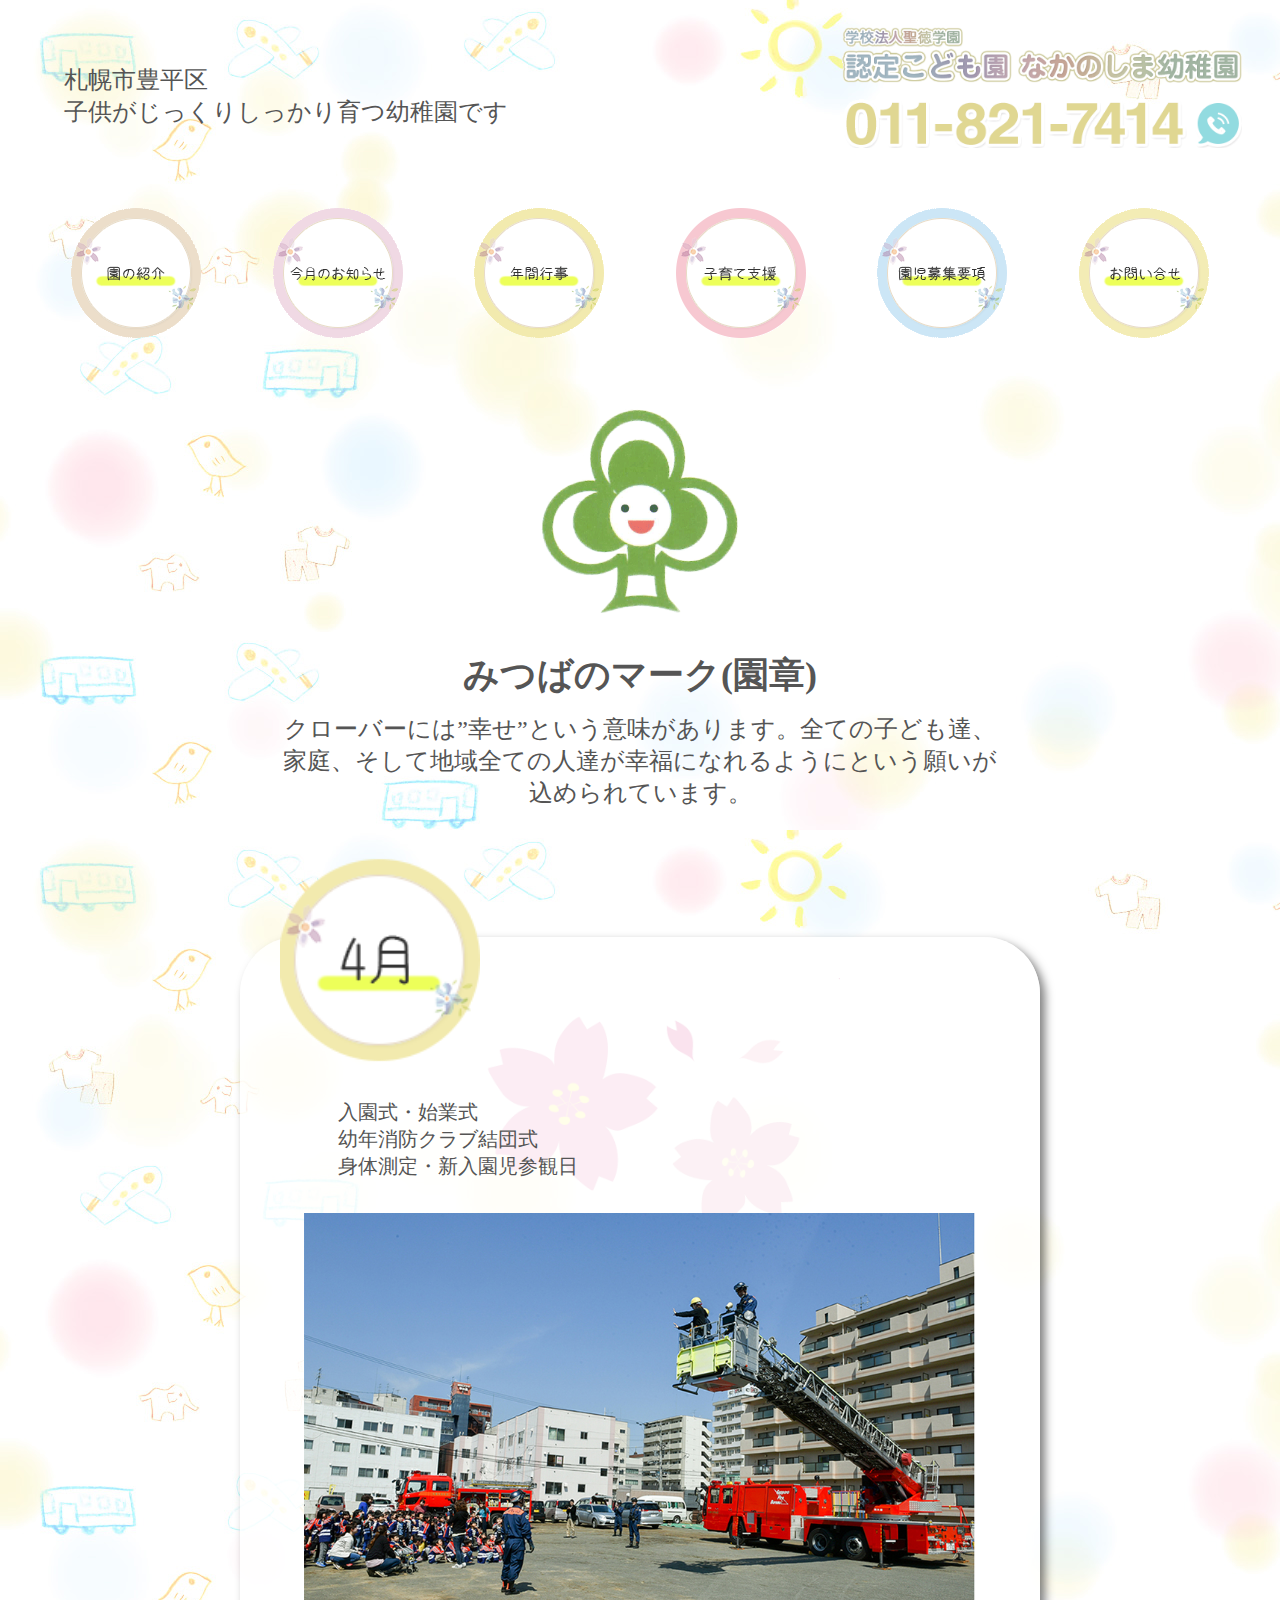
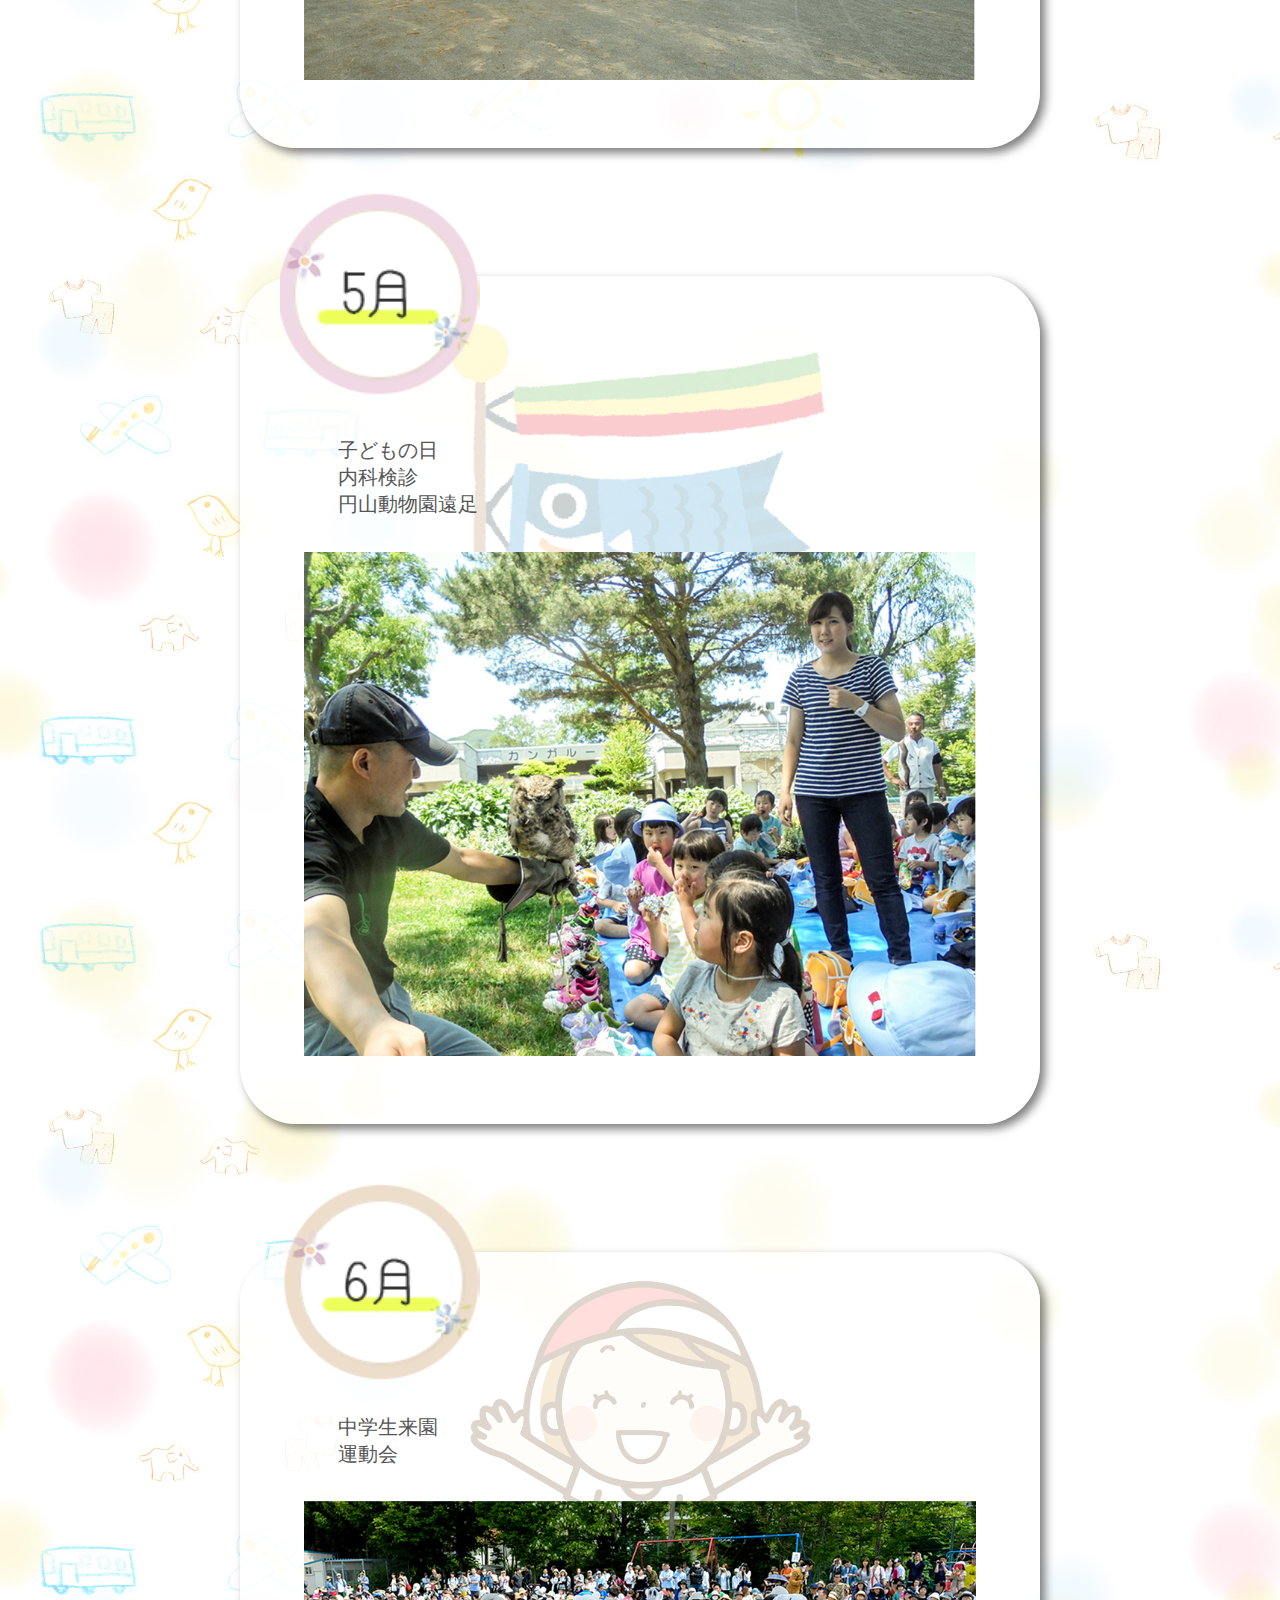
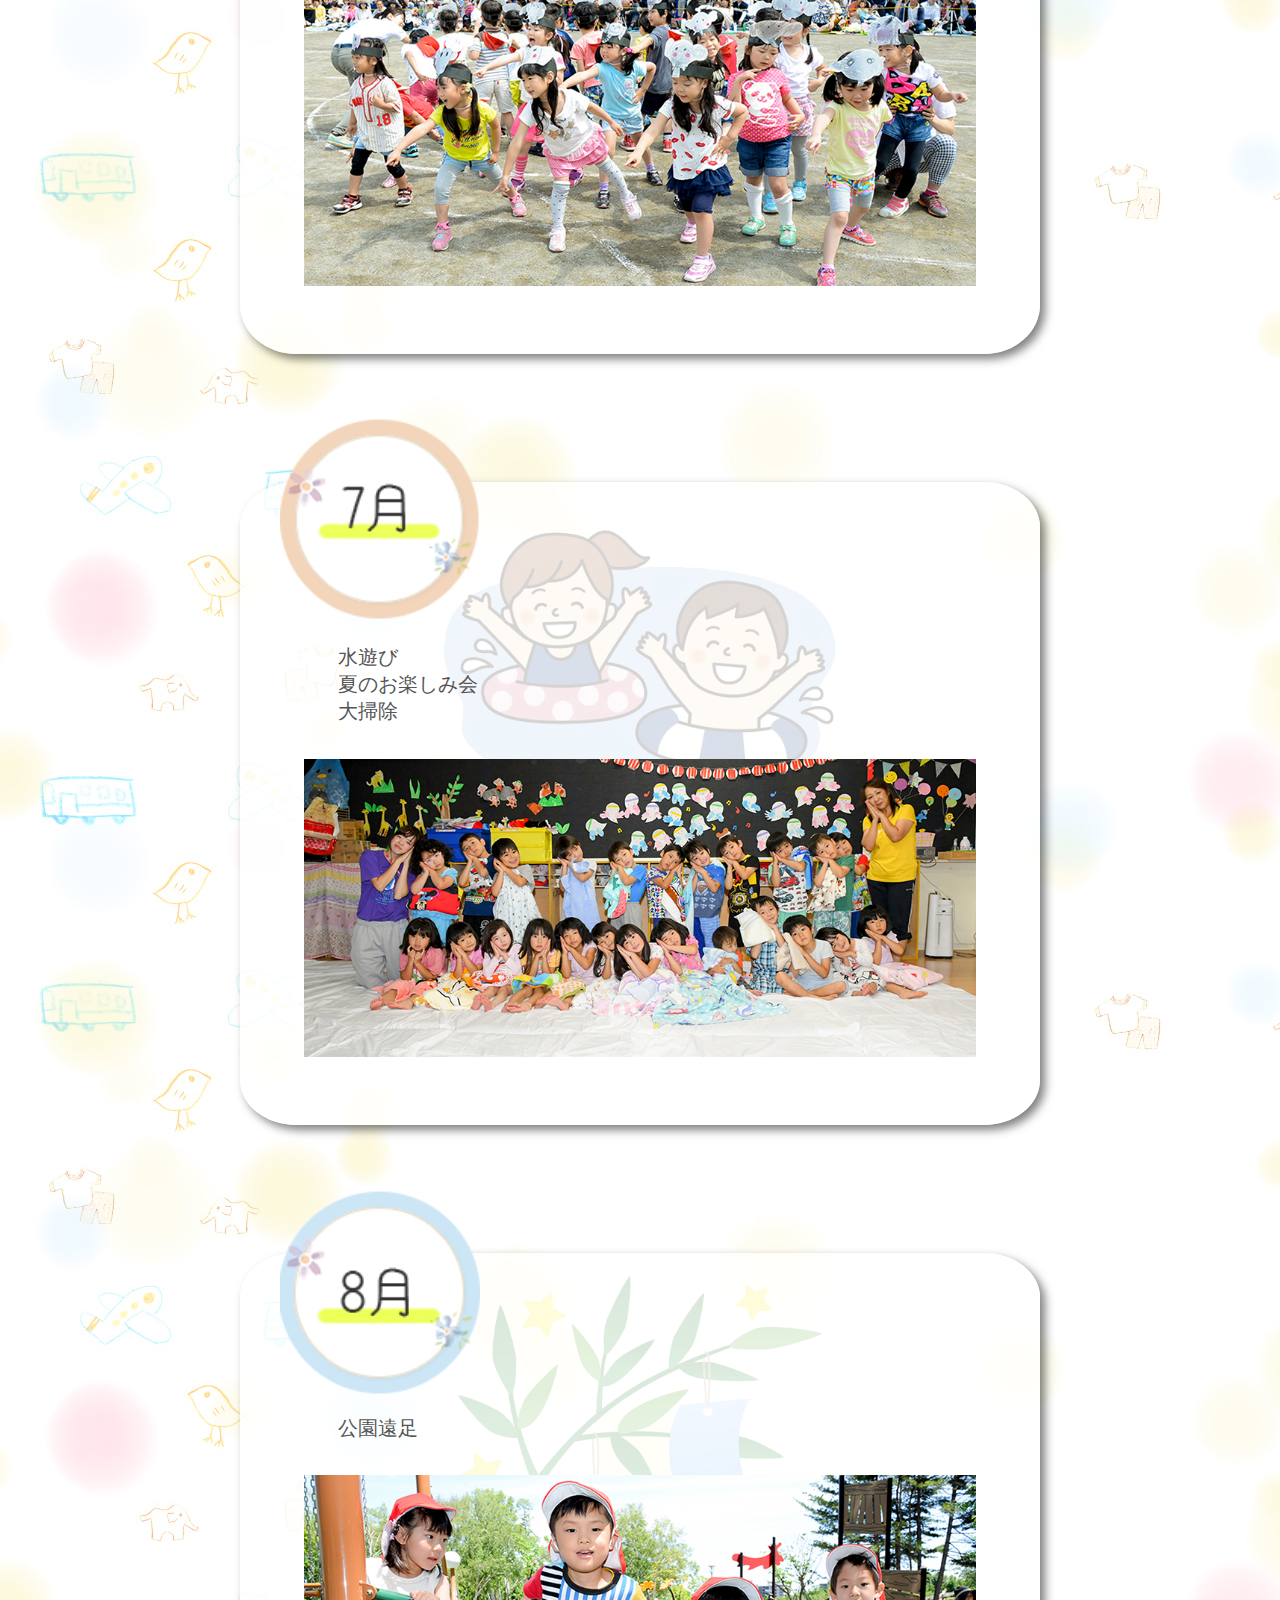
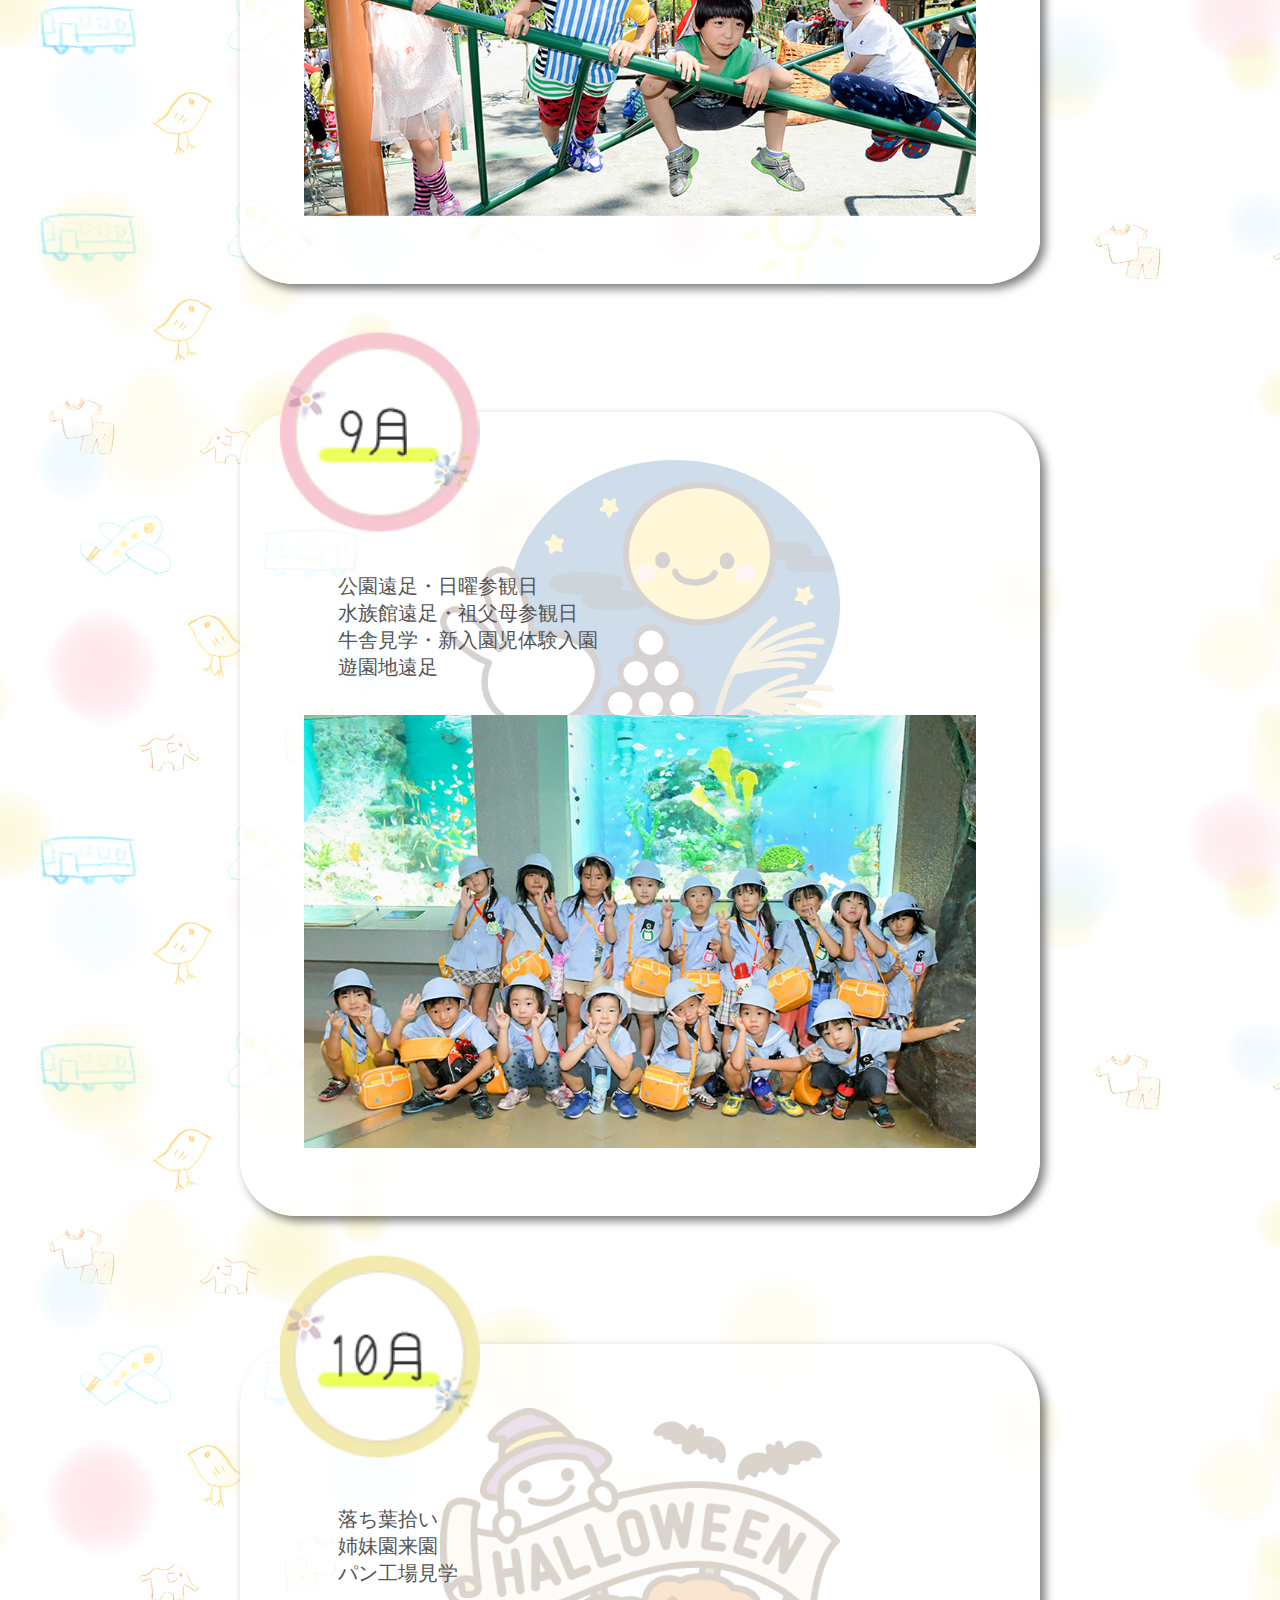
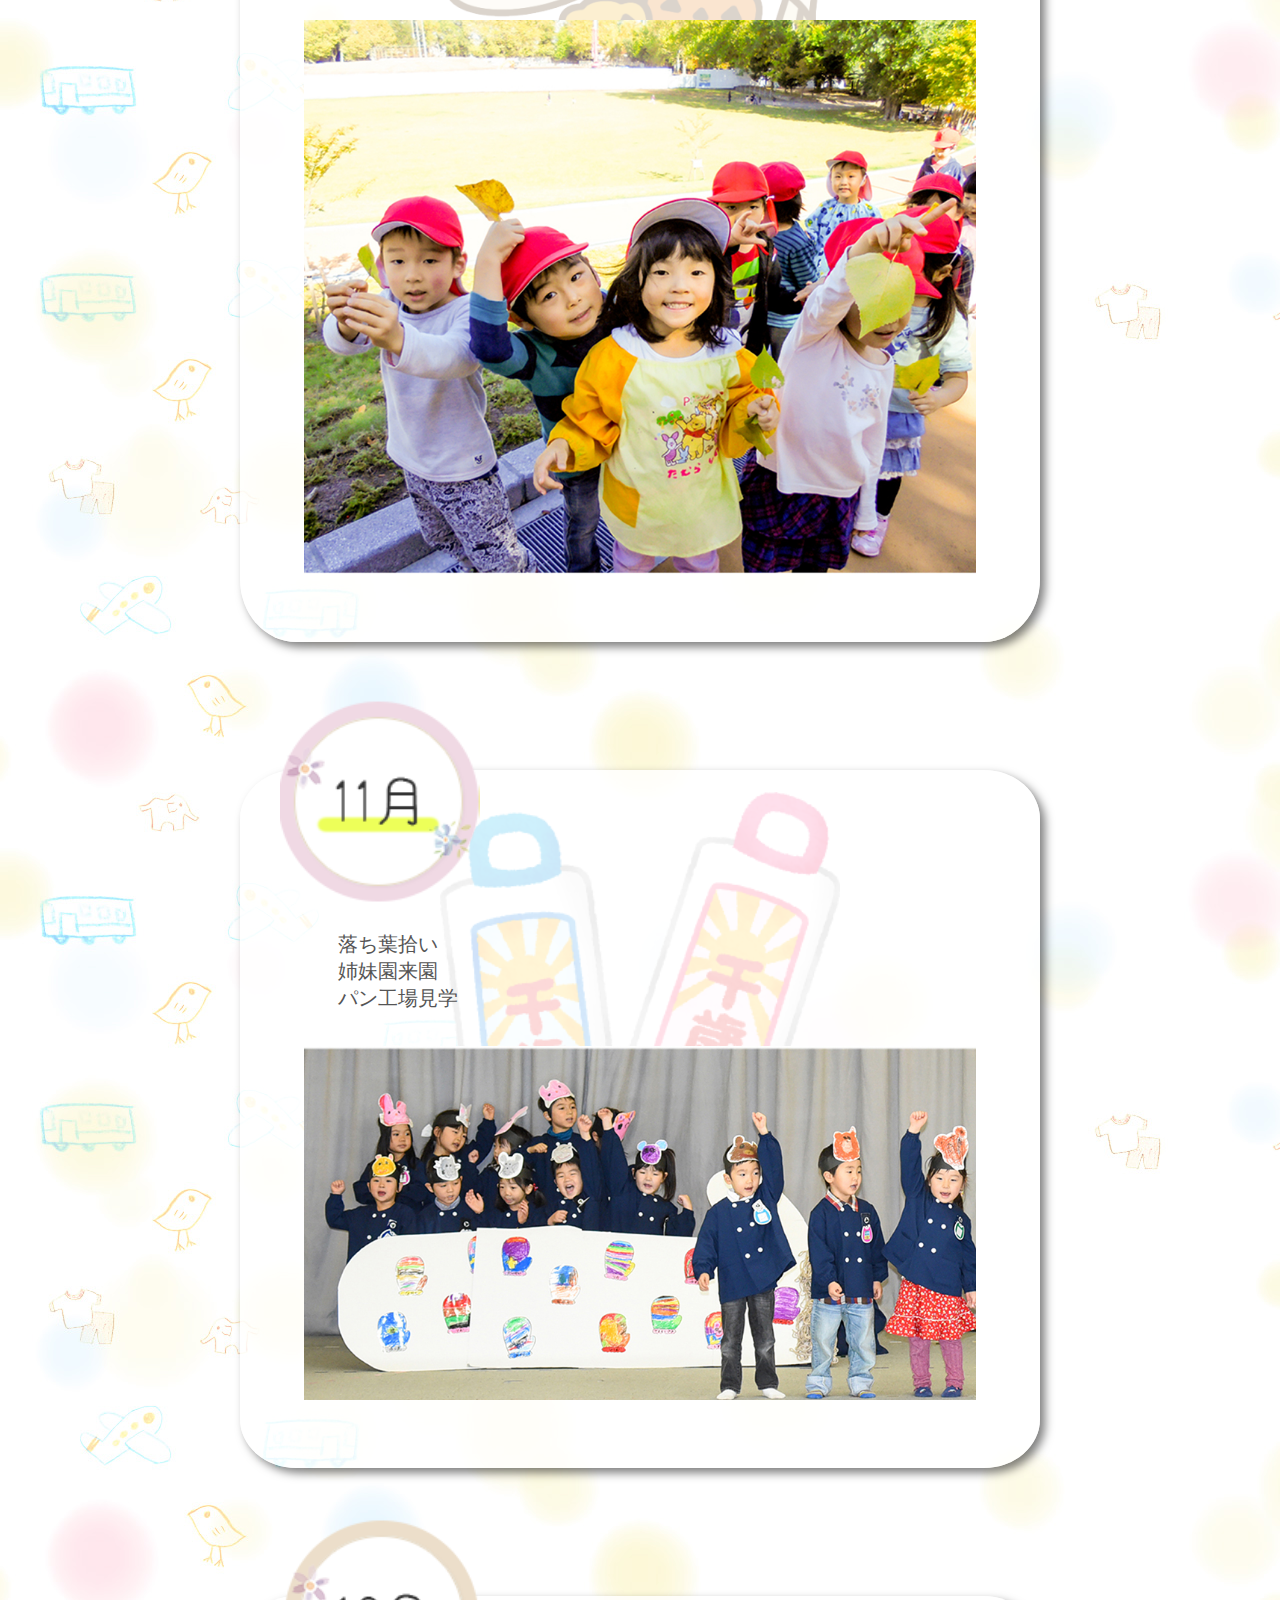
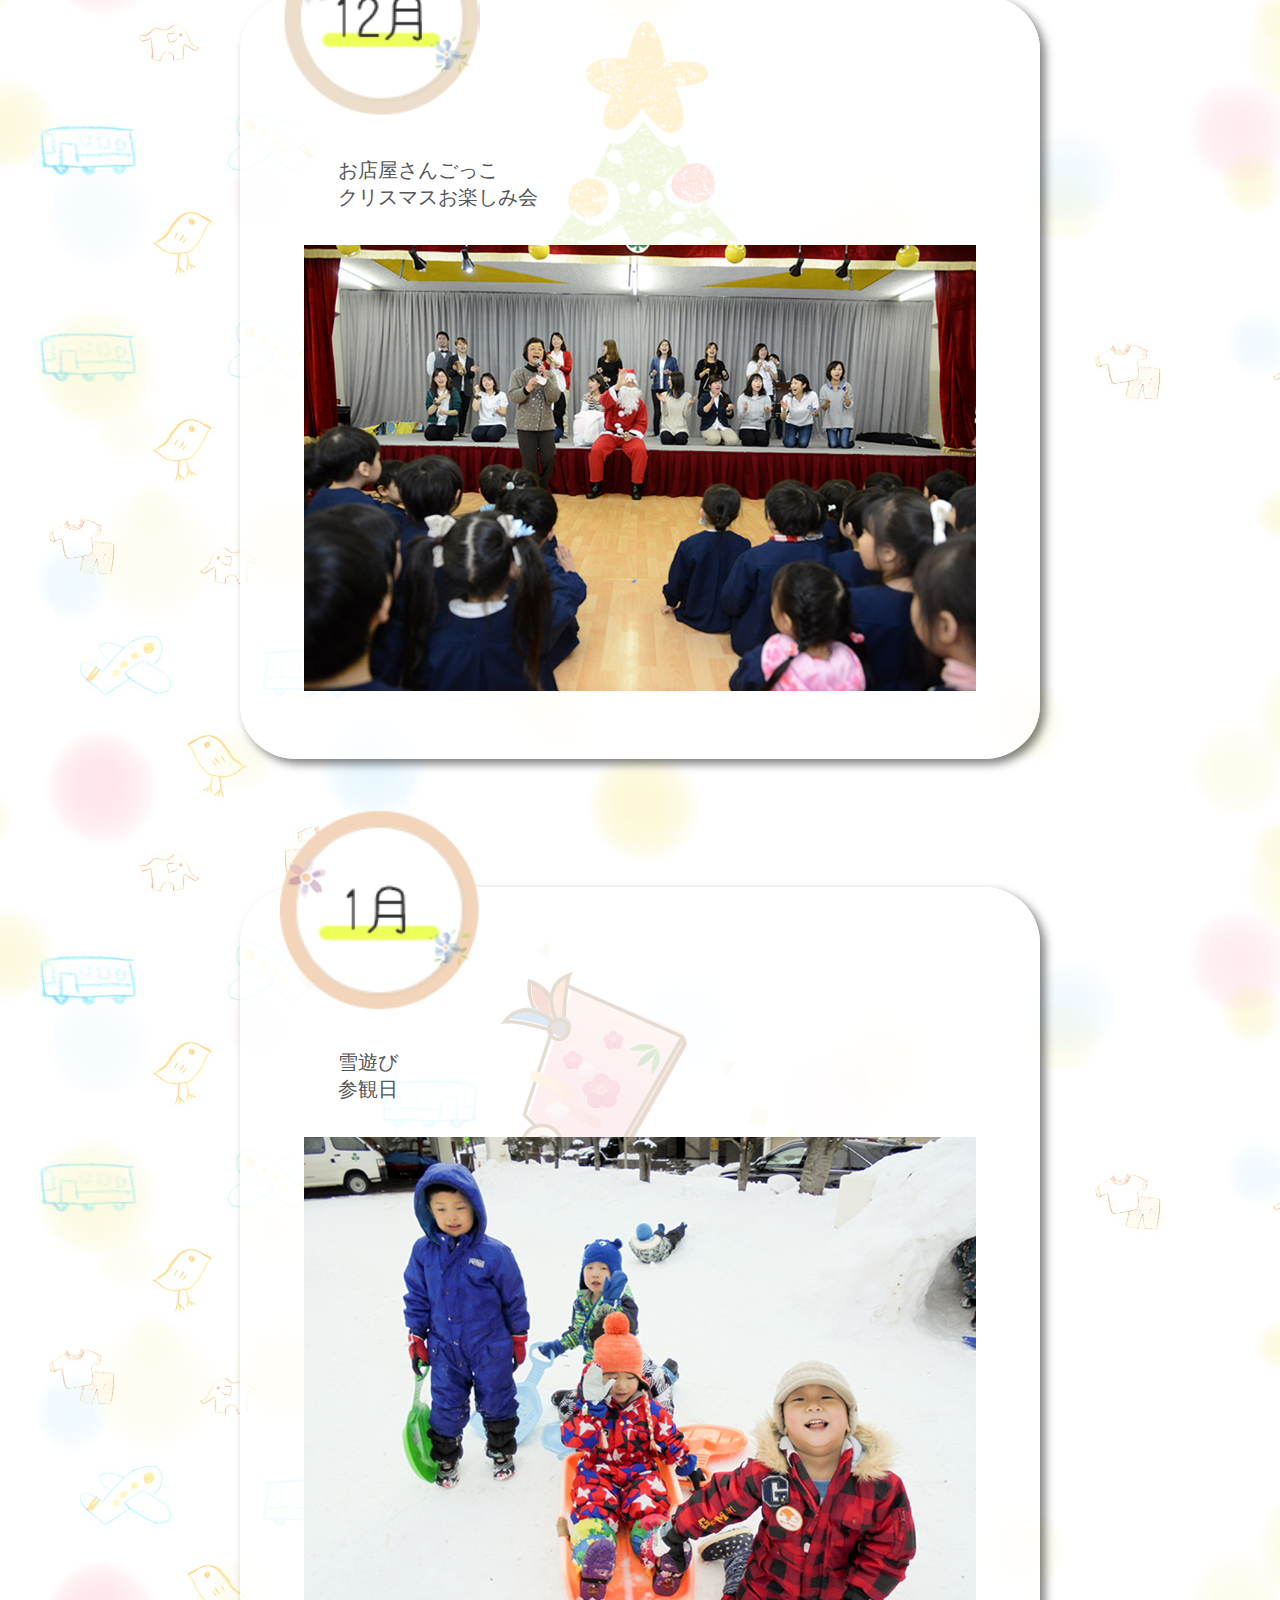
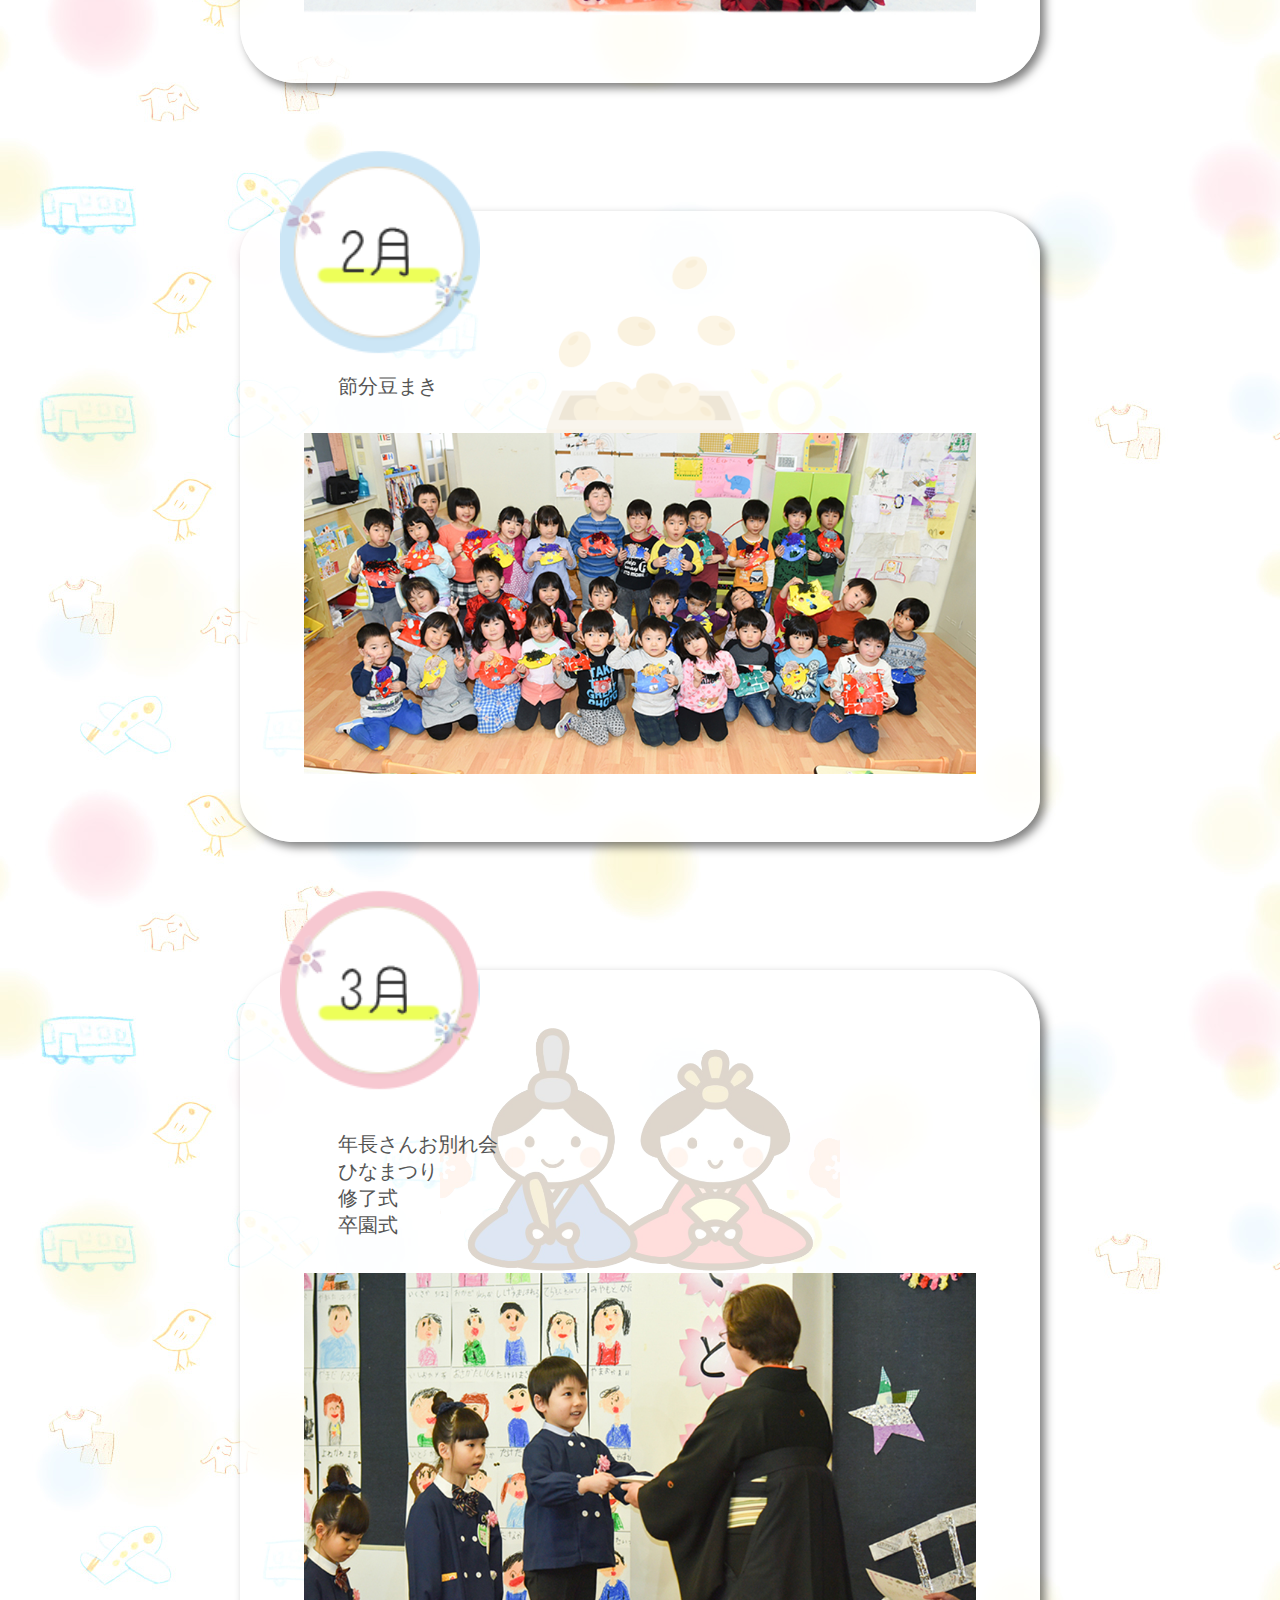
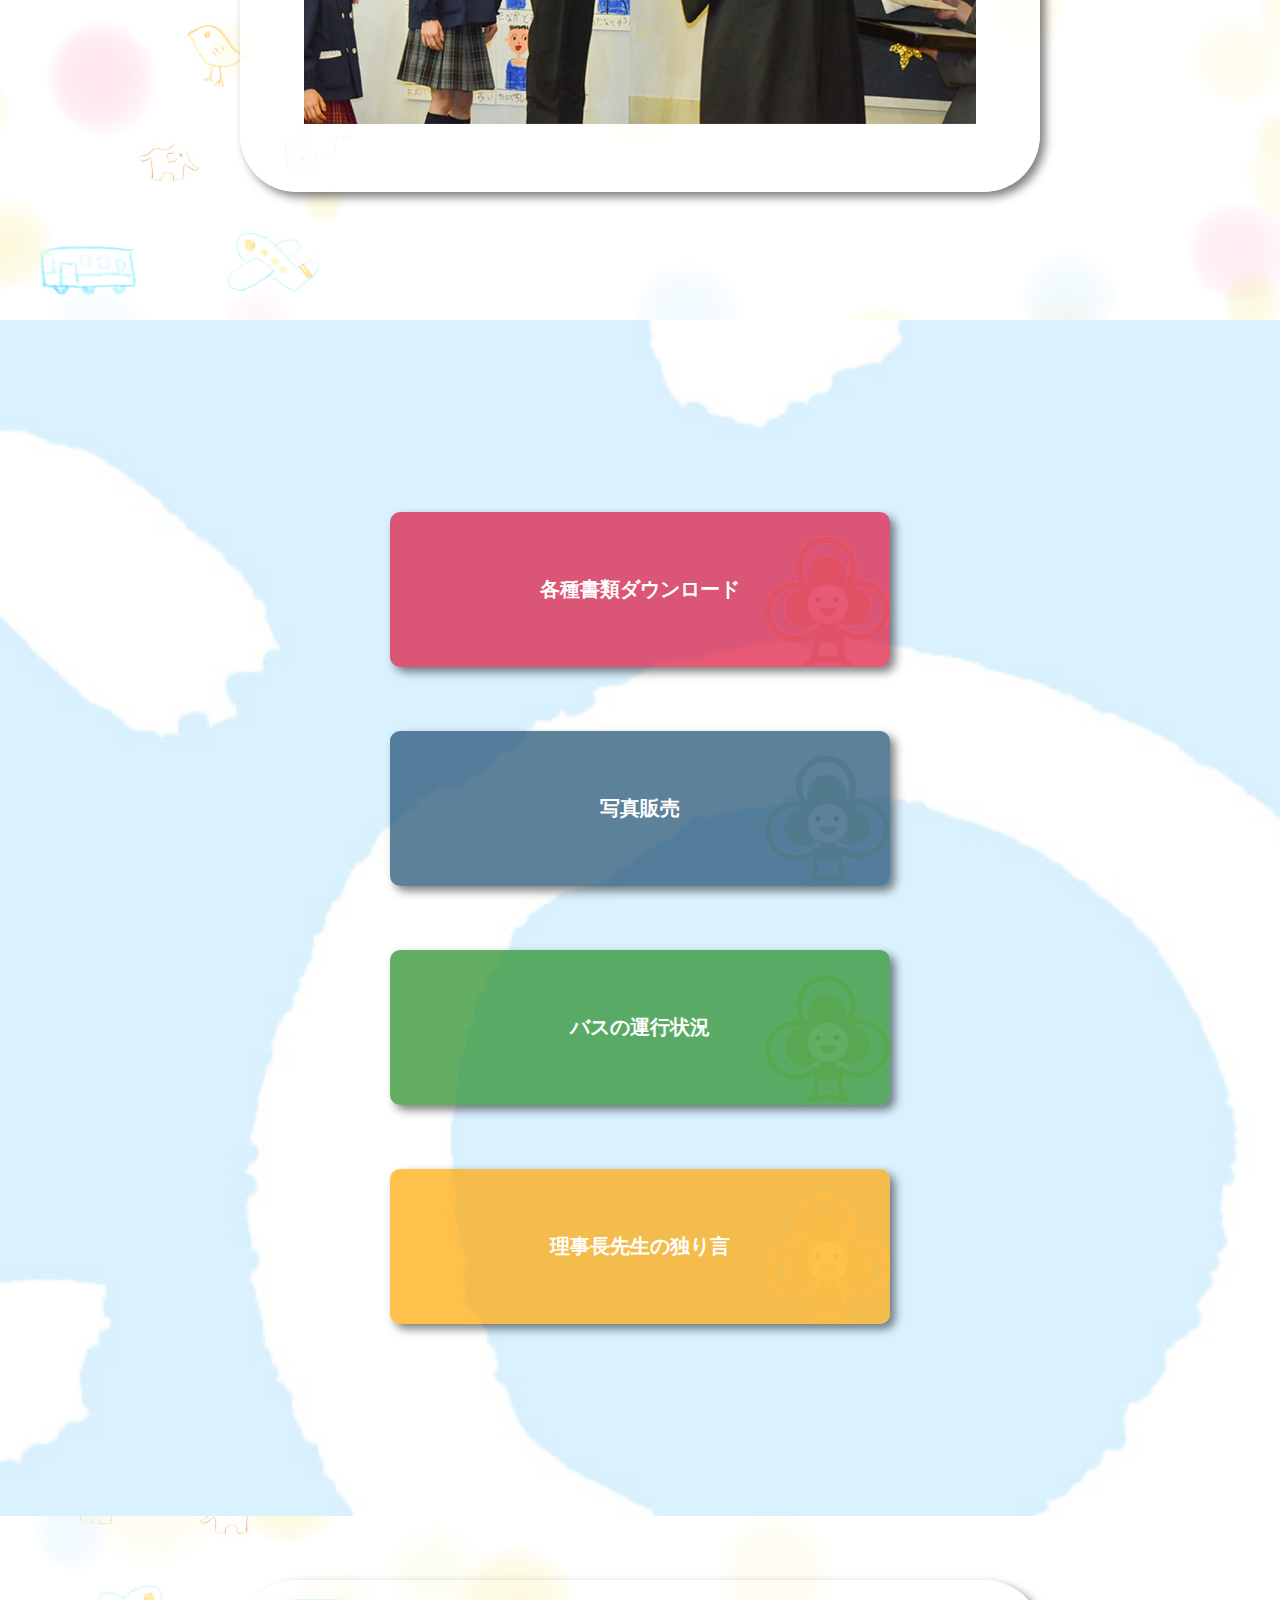
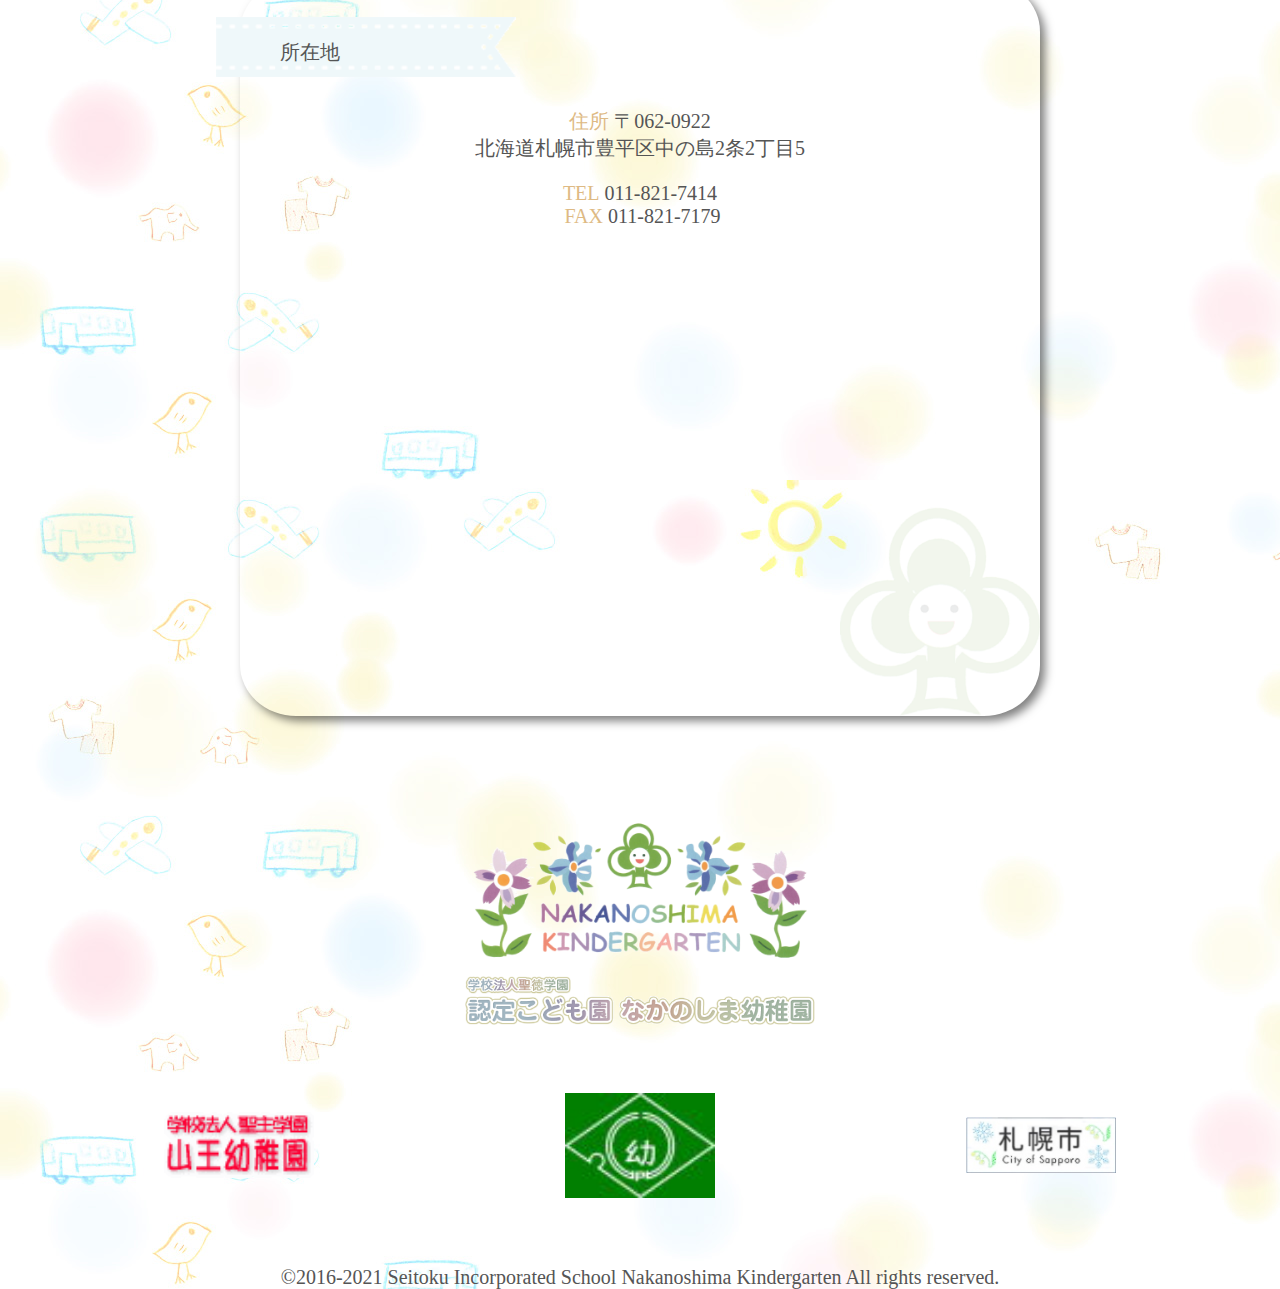
<file: events.html>
<!DOCTYPE html>
<html lang="en">
<head>
    <meta charset="UTF-8">
    <meta http-equiv="X-UA-Compatible" content="IE=edge">
    <meta name="viewport" content="width=device-width, initial-scale=1.0">
    <link rel="stylesheet" href="style.css">
    <link rel="stylesheet" href="events.css">
    <script src="script.js" defer></script>
    <title>Document</title>
</head>
<body>
    <main>
        <nav>
            <p class="site_title">札幌市豊平区<br>子供がじっくりしっかり育つ幼稚園です</p>
            <div class="nav_header">
                <a href="index.html">
                    <img src="img/top_logo_name.gif">
                </a>
                <a href="TEL:011-821-7414">
                    <img class="nav_tel" src="img/top_logo_tel.gif">
                </a>
            </div>
        </nav>

        <div id="sp_menu" class="sp_menu">
            <a href="#menu">
                <img class="sp_menu_logo" src="img/menu_logo.gif">
                <p class="sp_menu_title">MENU</p>
            </a> 
           </label>
        </div>

        <div id="menu"></div>
        
        <div class="menu">
            <label class="menu-open-button" for="menu-open">
                <img class="menu_logo" src="img/menu_logo.gif">
             <span class="lines line-1"></span>
             <span class="lines line-2"></span>
           </label>
           <a href="#" class="menu-item"><img src="img\nav_menu_02.gif"></a>
           <a href="events.html" class="menu-item"><img src="img\nav_menu_03.gif"></a>
           <a href="support.html" class="menu-item"><img src="img\nav_menu_04.gif"></i> </a>
           <a href="requirements.html" class="menu-item"><img src="img\nav_menu_05.gif"></a>
           <a href="#" class="menu-item"><img src="img\nav_menu_06.gif"></a>
           <a href="information.html" class="menu-item"><img src="img\nav_menu_01.gif"></a>
        </div>

        <div class="pc_menu">
            <a href="information.html"><img src="img\nav_menu_01.gif"></a>
            <a href="#"><img src="img\nav_menu_02.gif"></a>
           <a href="events.html"><img src="img\nav_menu_03.gif"></a>
           <a href="support.html"><img src="img\nav_menu_04.gif"></i> </a>
           <a href="requirements.html"><img src="img\nav_menu_05.gif"></a>
           <a href="#"><img src="img\nav_menu_06.gif"></a>
        </div>
        
        <img class="symbol" src="img/menu_logo.gif">
        <p class="menu_text mark">みつばのマーク(園章)</p>
        <p class="menu_text">クローバーには”幸せ”という意味があります。全ての子ども達、家庭、そして地域全ての人達が幸福になれるようにという願いが込められています。</p>

        <div class="events">
            <div class="event apr">
                <img class="event_month" src="img\apr.png">
                <p class="event_text">入園式・始業式<br>幼年消防クラブ結団式<br>身体測定・新入園児参観日</p>
                <img src="img\gyouji_month_04.jpg">
            </div>

            <div class="event may">
                <img class="event_month" src="img\may.png">
                <p class="event_text">子どもの日<br>内科検診<br>円山動物園遠足</p>
                <img src="img\gyouji_month_05.jpg">
            </div>

            <div class="event june">
                <img class="event_month" src="img\jun.png">
                <p class="event_text">中学生来園<br>運動会</p>
                <img src="img\gyouji_month_06.jpg">
            </div>

            <div class="event july">
                <img class="event_month" src="img\jul.png">
                <p class="event_text">水遊び<br>夏のお楽しみ会<br>大掃除</p>
                <img src="img\gyouji_month_07.jpg">
            </div>

            <div class="event aug">
                <img class="event_month" src="img\aug.png">
                <p class="event_text">公園遠足</p>
                <img src="img\gyouji_month_08.jpg">
            </div>

            <div class="event sep">
                <img class="event_month" src="img\sep.png">
                <p class="event_text">公園遠足・日曜参観日<br>水族館遠足・祖父母参観日<br>牛舎見学・新入園児体験入園<br>遊園地遠足</p>
                <img src="img\gyouji_month_09.jpg">
            </div>

            <div class="event oct">
                <img class="event_month" src="img\oct.png">
                <p class="event_text">落ち葉拾い<br>姉妹園来園<br>パン工場見学</p>
                <img src="img\gyouji_month_10.jpg">
            </div>

            <div class="event nov">
                <img class="event_month" src="img\nov.png">
                <p class="event_text">落ち葉拾い<br>姉妹園来園<br>パン工場見学</p>
                <img src="img\gyouji_month_11.jpg">
            </div>

            <div class="event dec">
                <img class="event_month" src="img\dec.png">
                <p class="event_text">お店屋さんごっこ<br>クリスマスお楽しみ会</p>
                <img src="img\gyouji_month_12.jpg">
            </div>

            <div class="event jan">
                <img class="event_month" src="img\jan.png">
                <p class="event_text">雪遊び<br>参観日</p>
                <img src="img\gyouji_month_01.jpg">
            </div>

            <div class="event feb">
                <img class="event_month" src="img\feb.png">
                <p class="event_text">節分豆まき</p>
                <img src="img\gyouji_month_02.jpg">
            </div>

            <div class="event mar">
                <img class="event_month" src="img\mar.png">
                <p class="event_text">年長さんお別れ会<br>ひなまつり<br>修了式<br>卒園式</p>
                <img src="img\gyouji_month_03.jpg">
            </div>
        </div>

        <div class="link">
            <a href="download.html">
                <div class="download">
                    <p>各種書類ダウンロード</p>
                </div>
            </a>
            
            <a href="#">
                <div class="buy">
                <p>写真販売</p>
            </div></a>

            <a href="https://www1.busnav.net/cgi-bin/d01_index.cgi?ecd=GQ">
                <div class="bus">
                <p>バスの運行状況</p>
            </div></a>

            <a href="#">
                <div class="blog">
                    <p>理事長先生の独り言</p>
                </div>
            </a> 
        </div>

        <div class="access">
            <img src="img\icon_laber.gif">
            <p class="access_title">所在地</p>
            <div access_text>
                <p><span>住所</span>&nbsp;〒062-0922<br>北海道札幌市豊平区中の島2条2丁目5</p>
                <p><span>TEL</span>&nbsp;011-821-7414<br>&nbsp;<span>FAX</span>&nbsp;011-821-7179</p>
            </div>
            <div class="map">
                <iframe src="https://www.google.com/maps/embed?pb=!1m14!1m8!1m3!1d5832.546816812674!2d141.36135820436166!3d43.03567862457956!3m2!1i1024!2i768!4f13.1!3m3!1m2!1s0x0%3A0x74dfc055cabfaed!2z44Gq44GL44Gu44GX44G-5bm856ia5ZyS!5e0!3m2!1sja!2sjp!4v1629948758120!5m2!1sja!2sjp" width="300" height="200" style="border:0;" allowfullscreen="" loading="lazy"></iframe>
            </div>
        </div>

    </main>
    <footer>
        <div class="footer_logo">
            <a href="index.html">
                <img src="img\footer_logo.gif">
                <img src="img/top_logo_name.gif">
            </a>
        </div>
        <div class="link_bnr">
            <a href="https://sannoh.com/"><img src="img\link_banner_sannoh_right.gif"></a>
            <a href="http://www.hokushiyou.or.jp/"><img src="img\link_banner_hokushiyou.jpg"></a>
            <a href="https://www.city.sapporo.jp/kyoiku/top/"><img src="img\link_banner_sapporo.jpg"></a>
        </div>
        <p>&copy;2016-2021 Seitoku Incorporated School Nakanoshima Kindergarten All rights reserved.</p>
    </footer>

</body>

<script src="https://code.jquery.com/jquery-3.4.1.min.js" integrity="sha256-CSXorXvZcTkaix6Yvo6HppcZGetbYMGWSFlBw8HfCJo="  crossorigin="anonymous"></script>

</html>
</file>
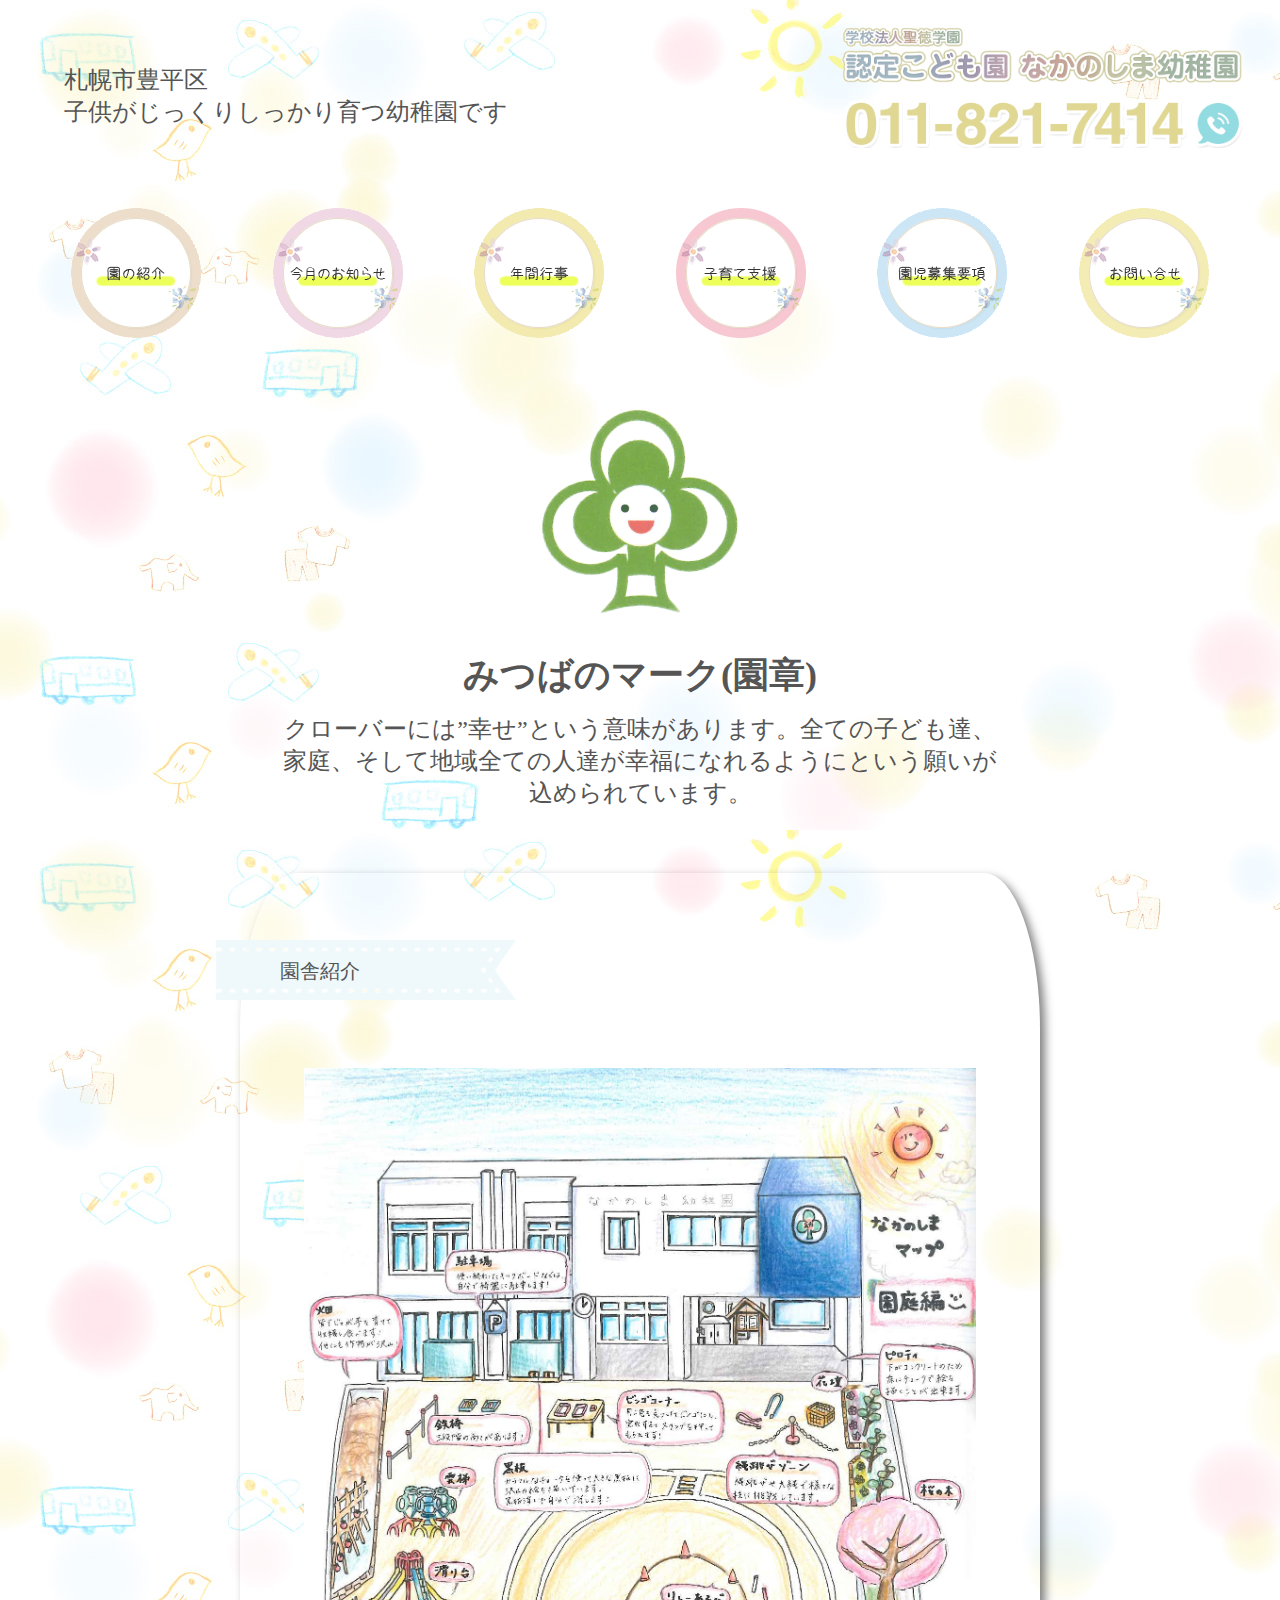
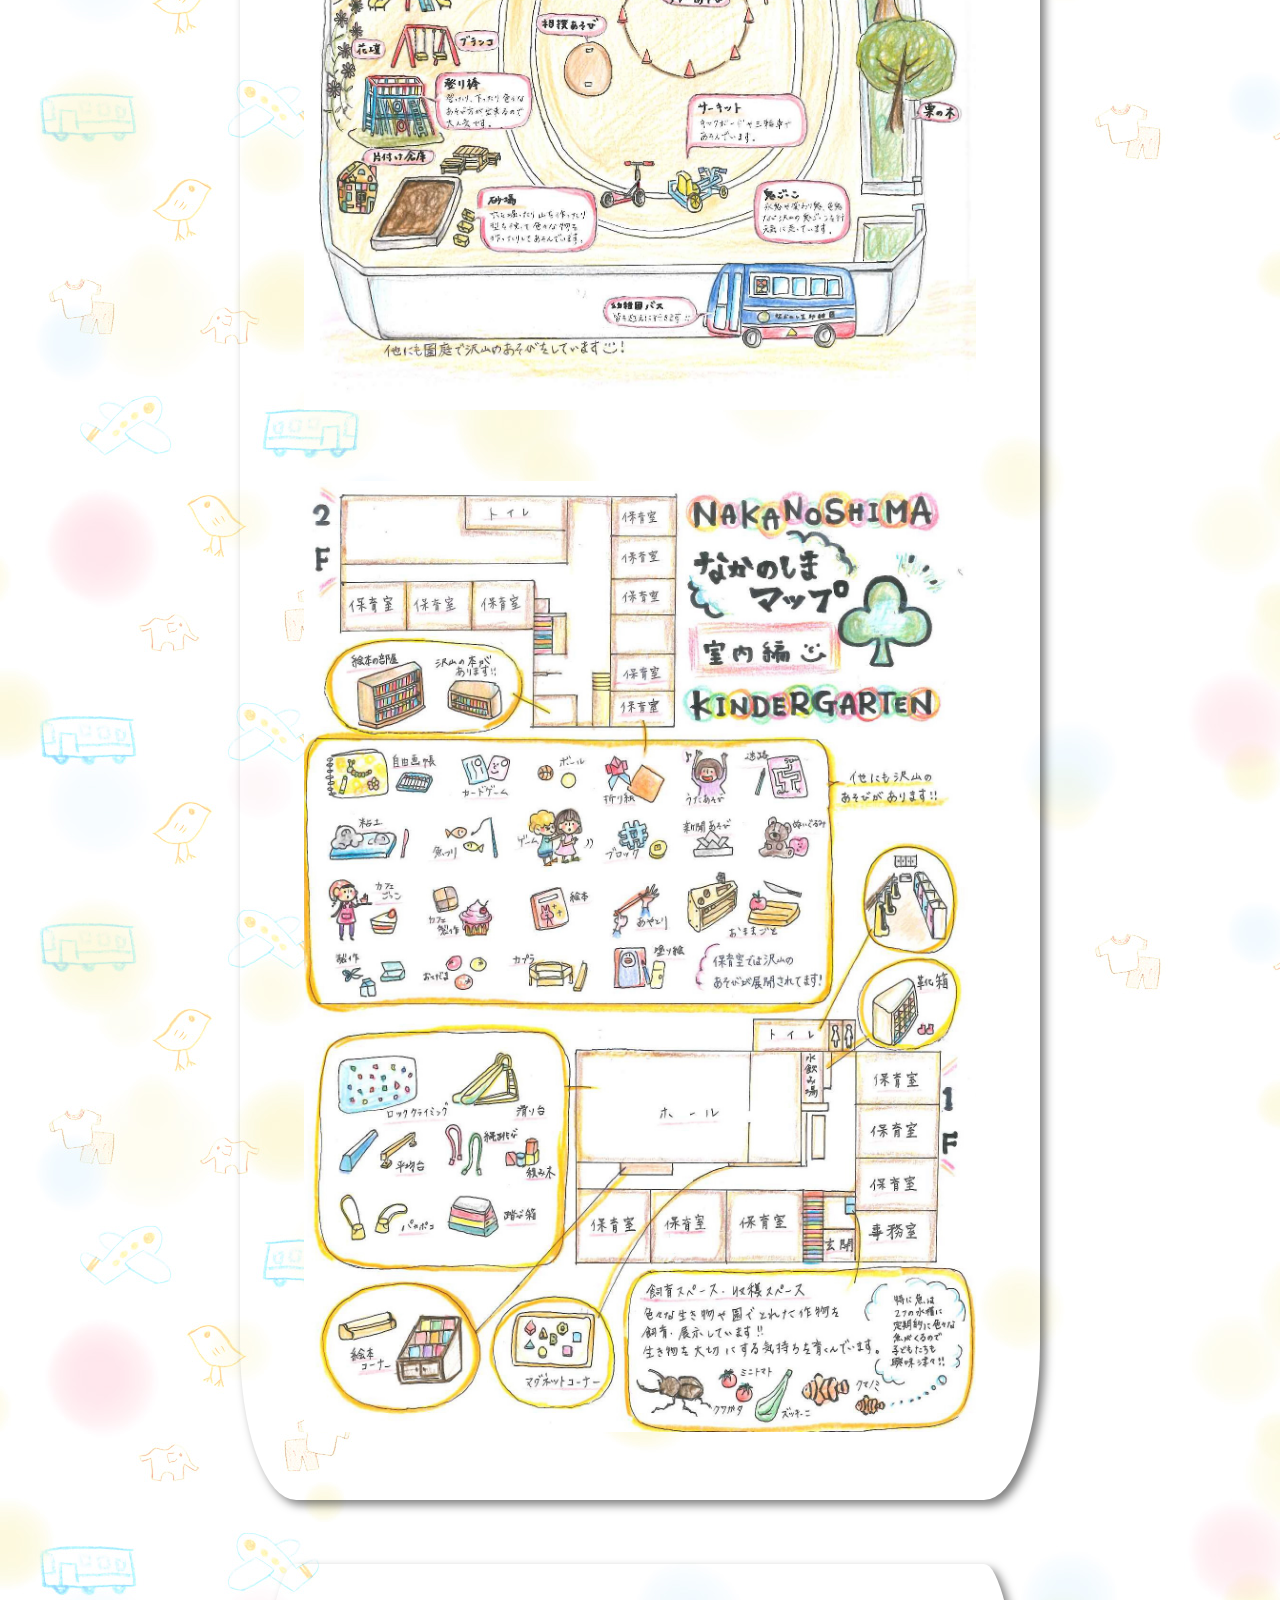
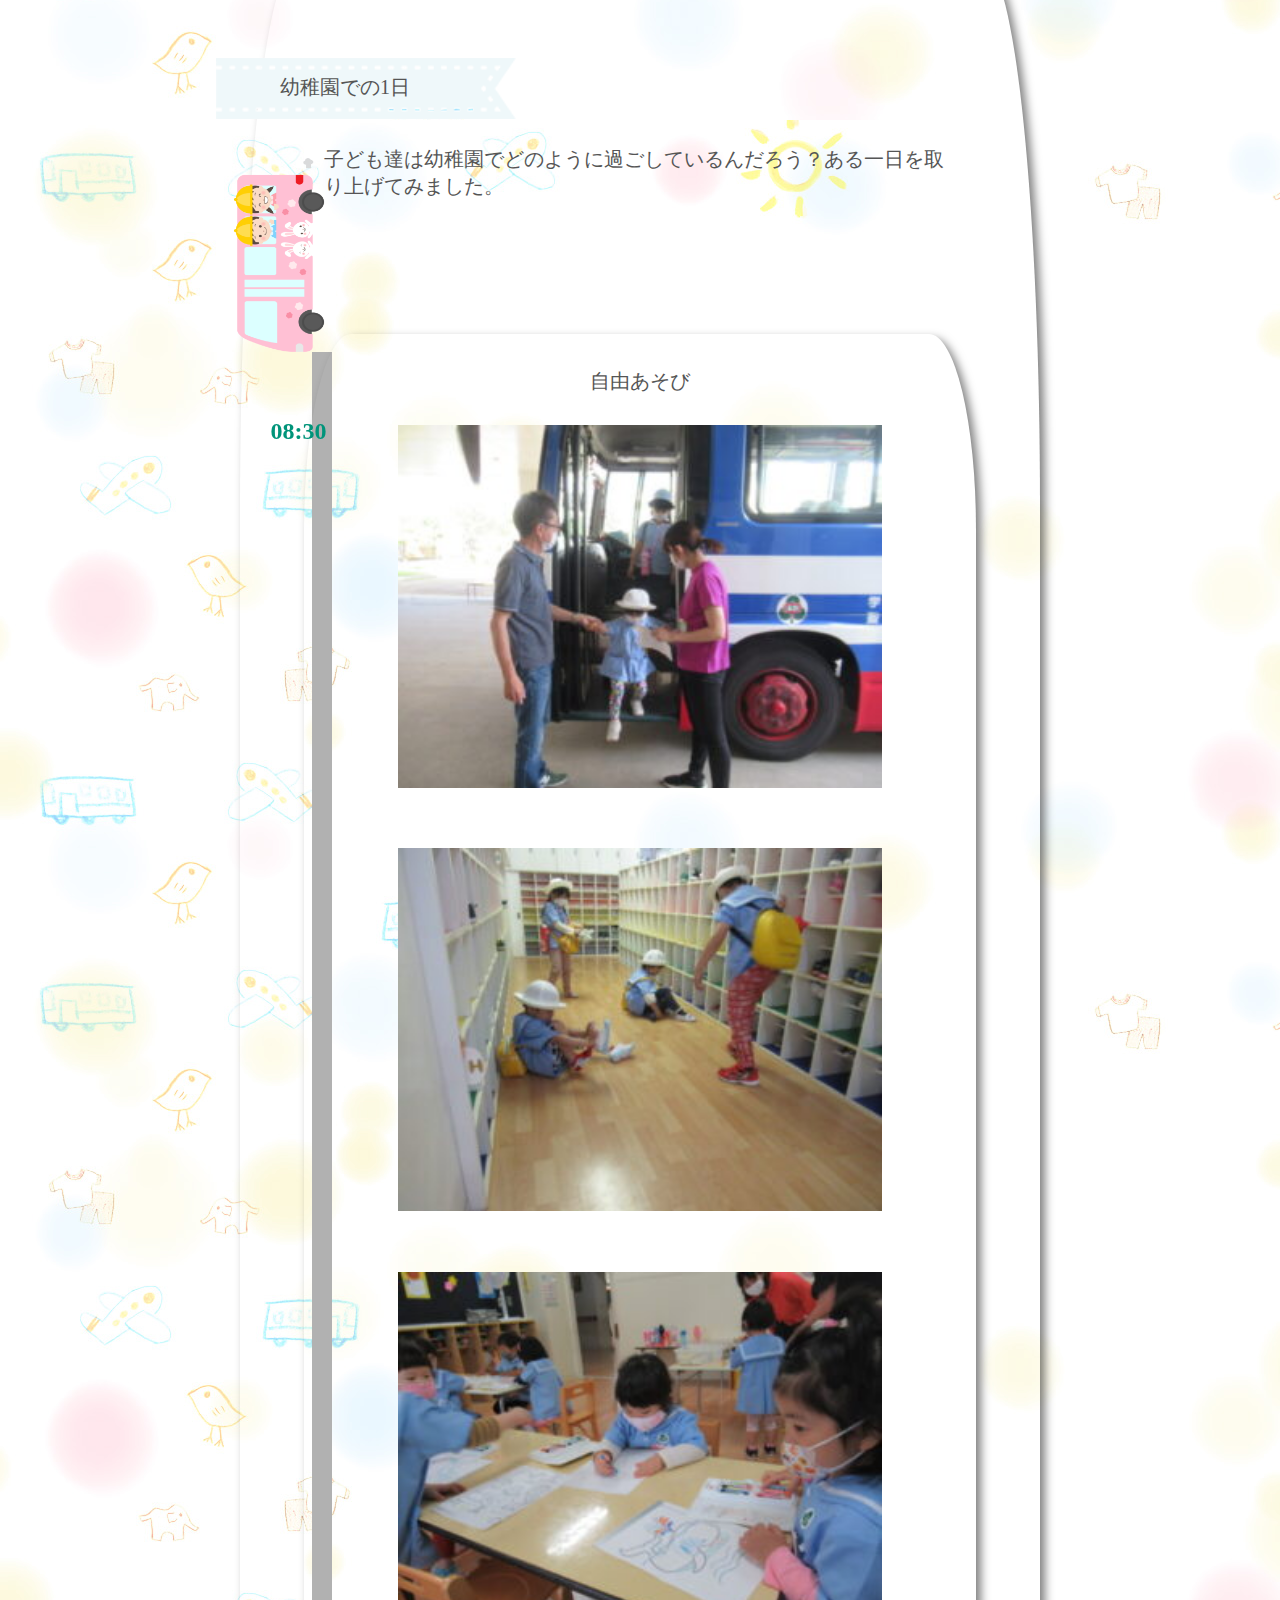
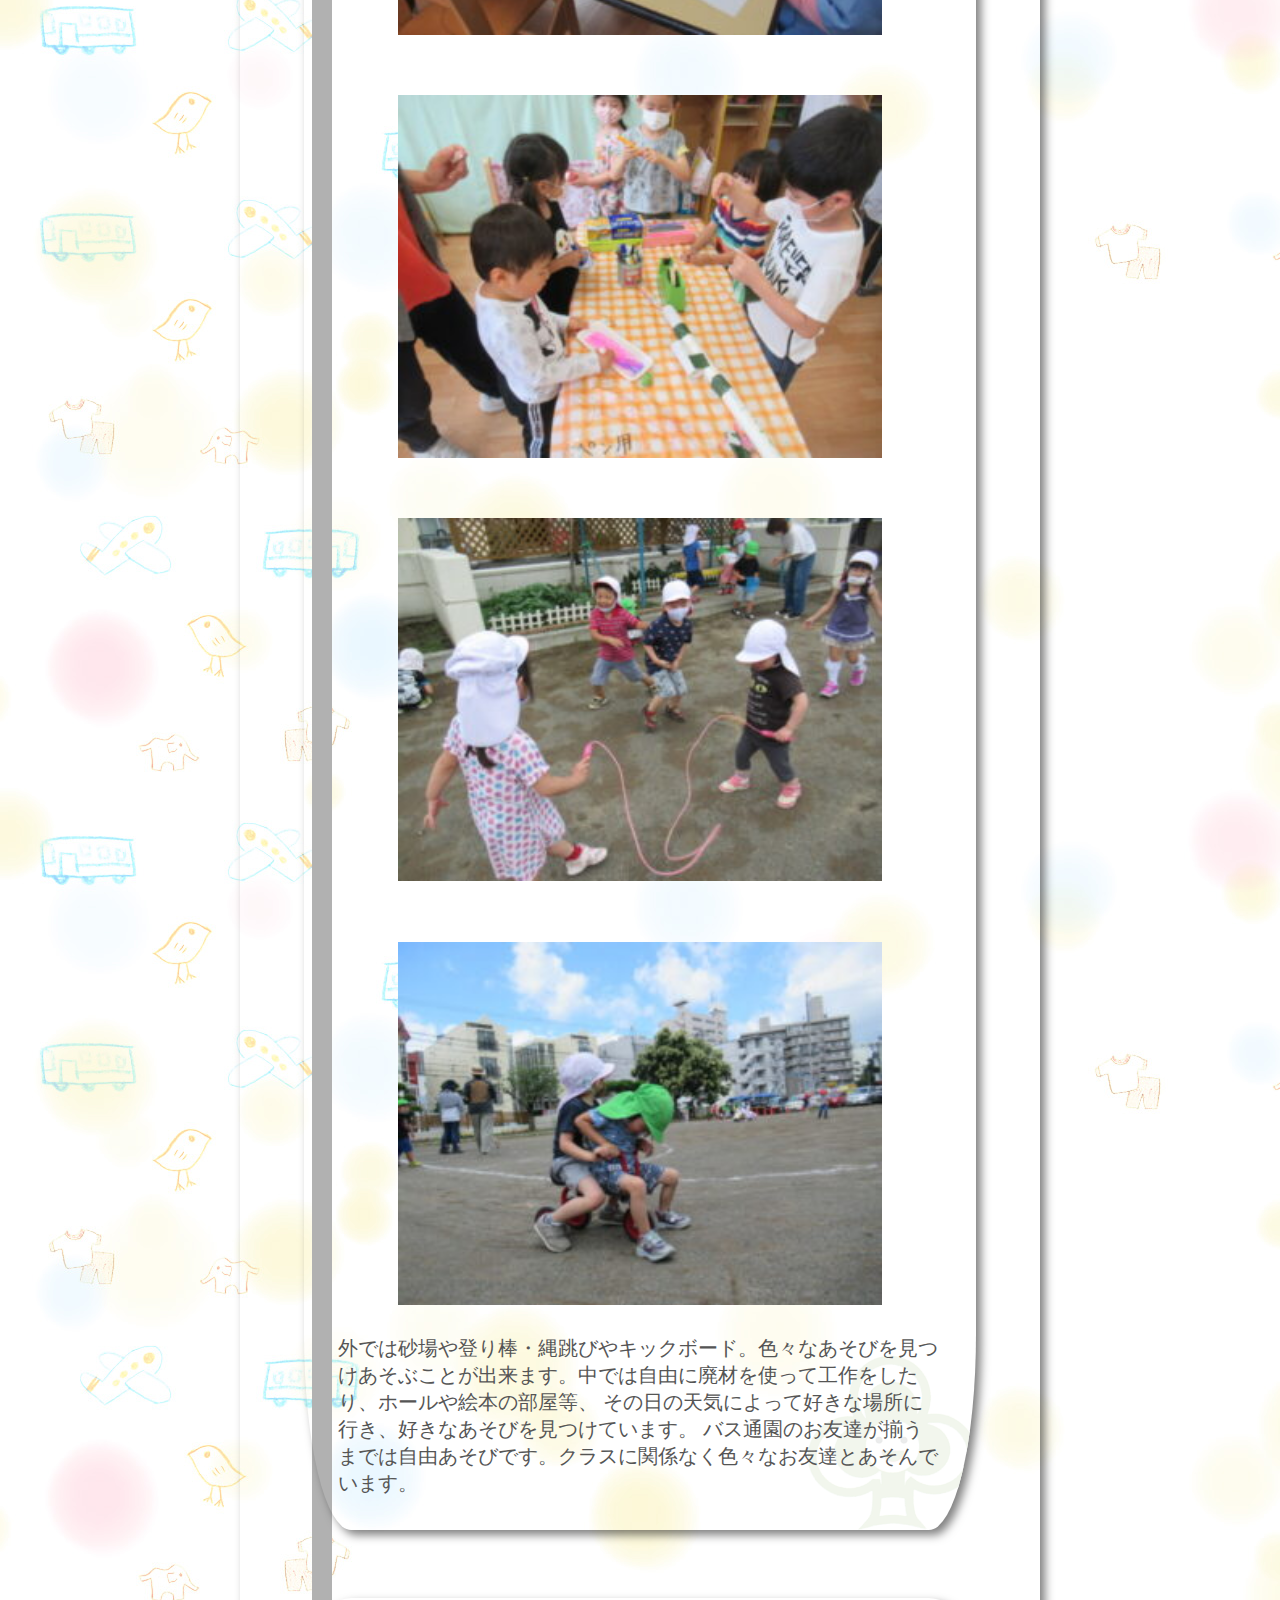
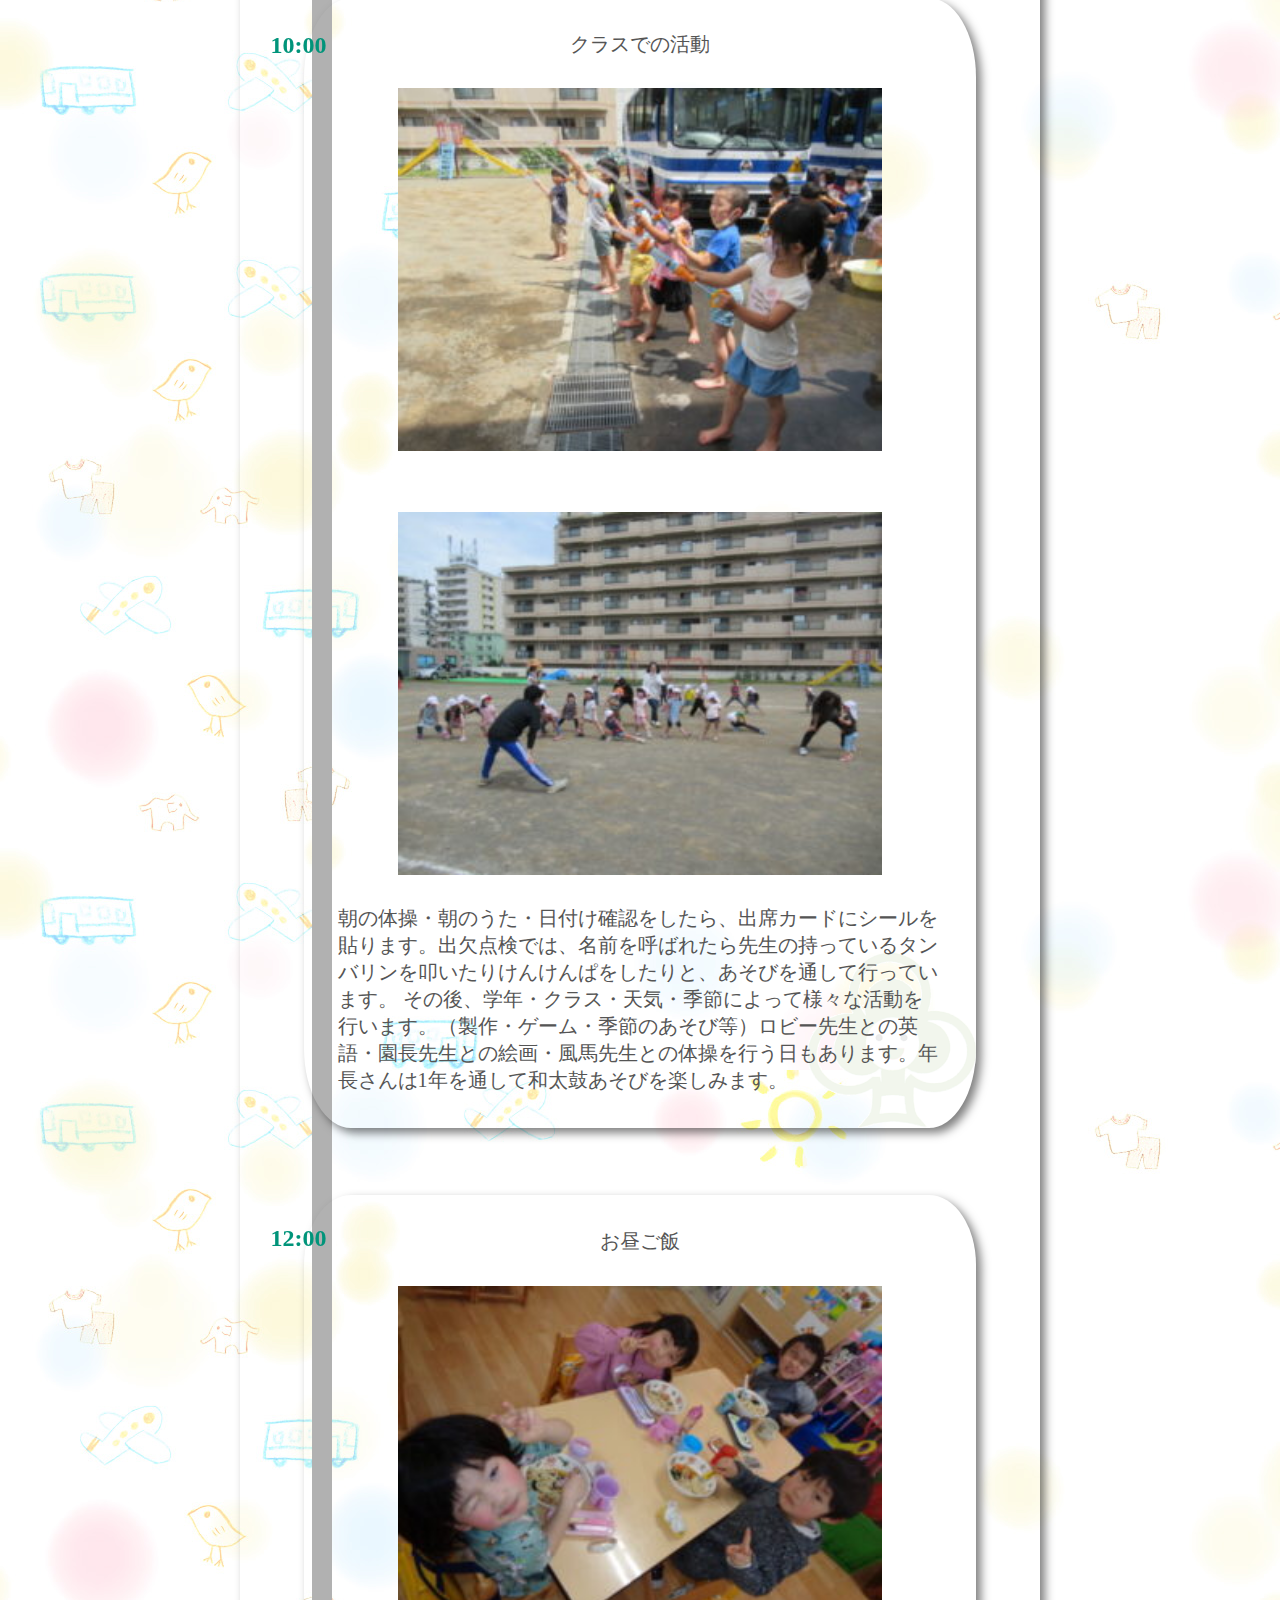
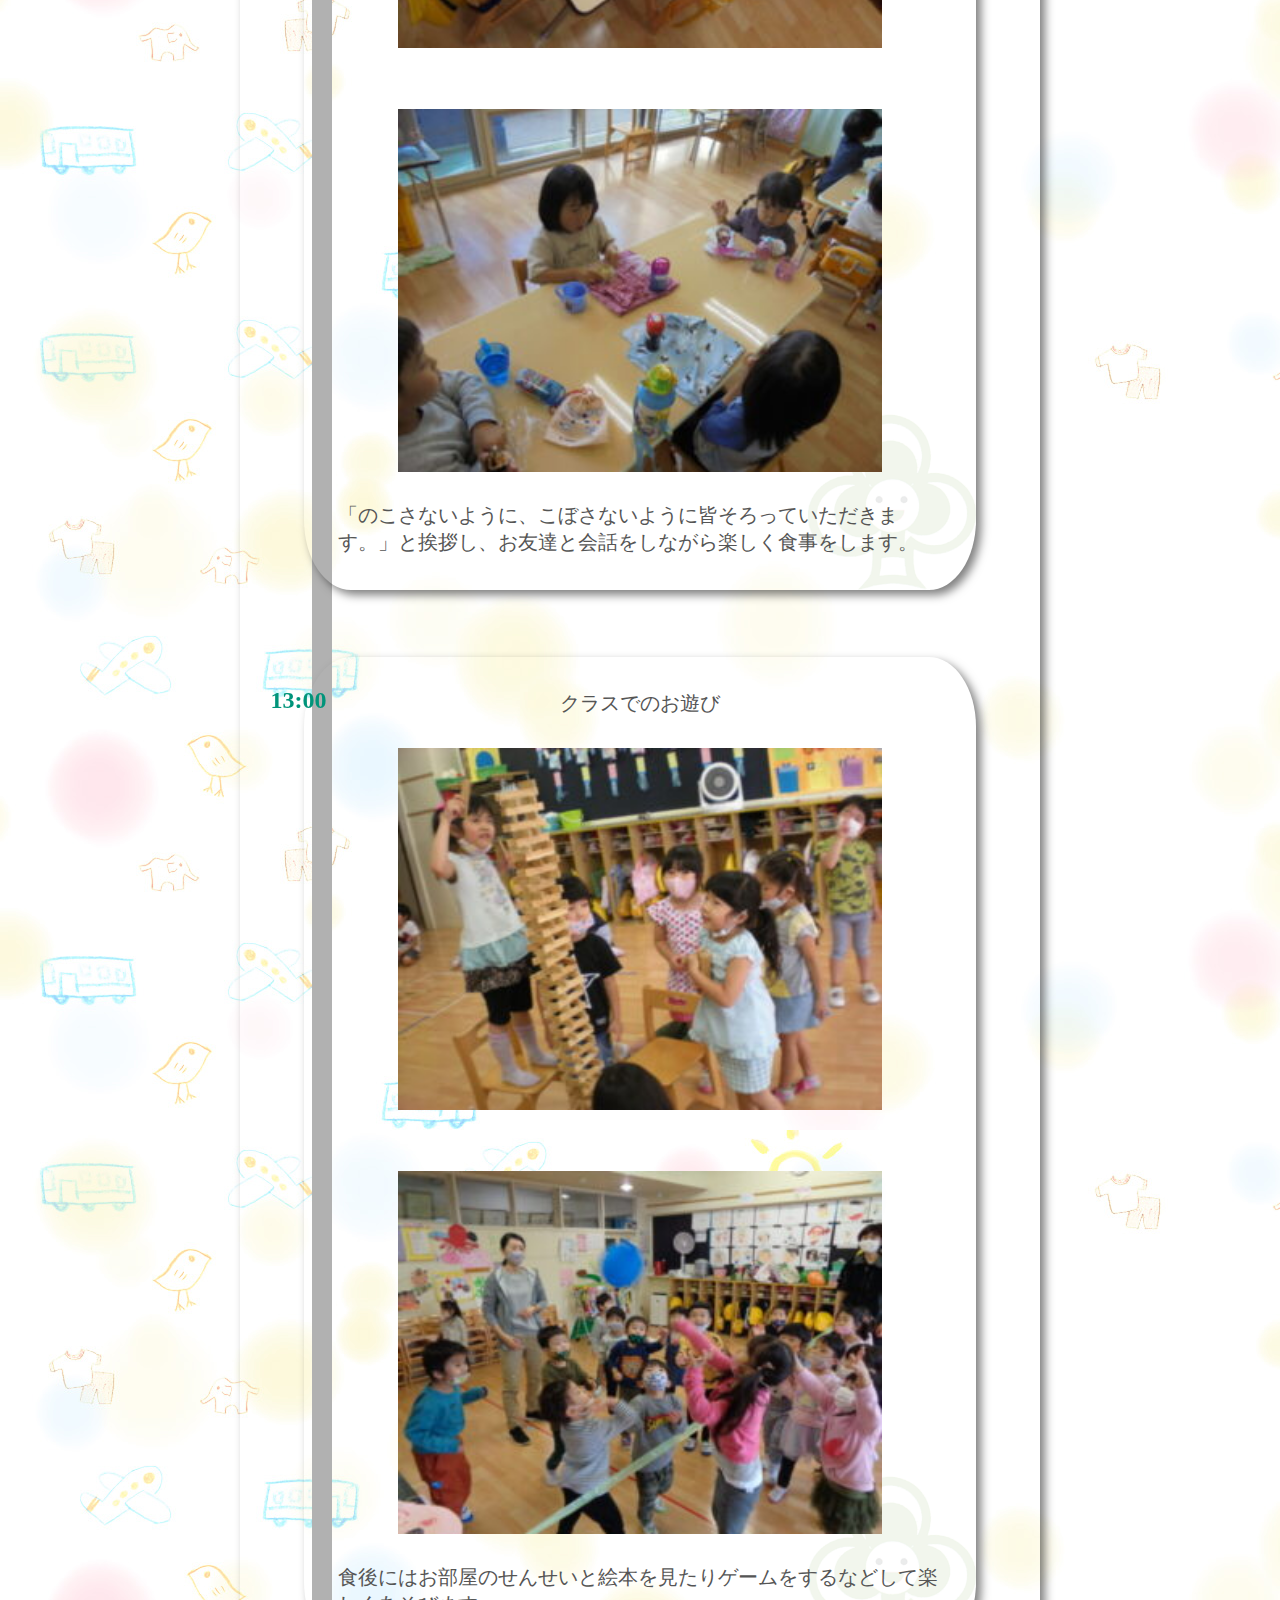
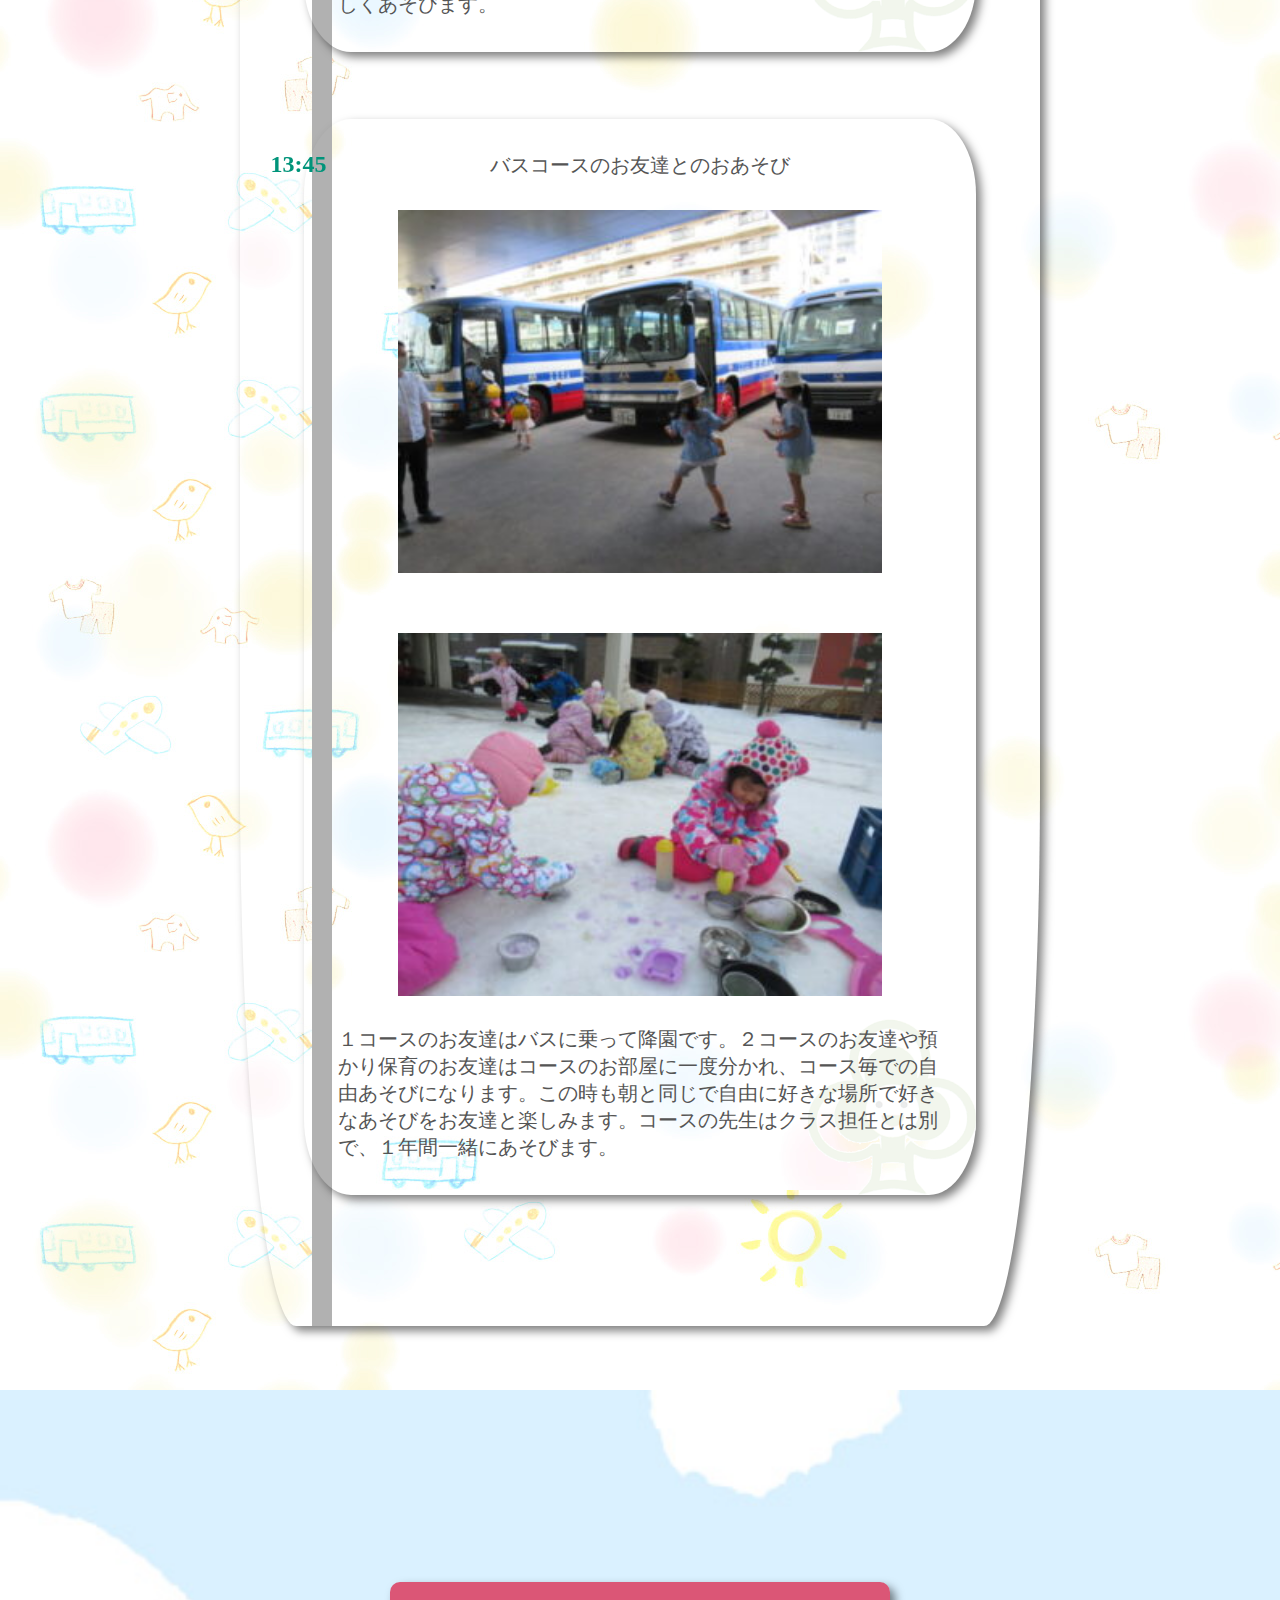
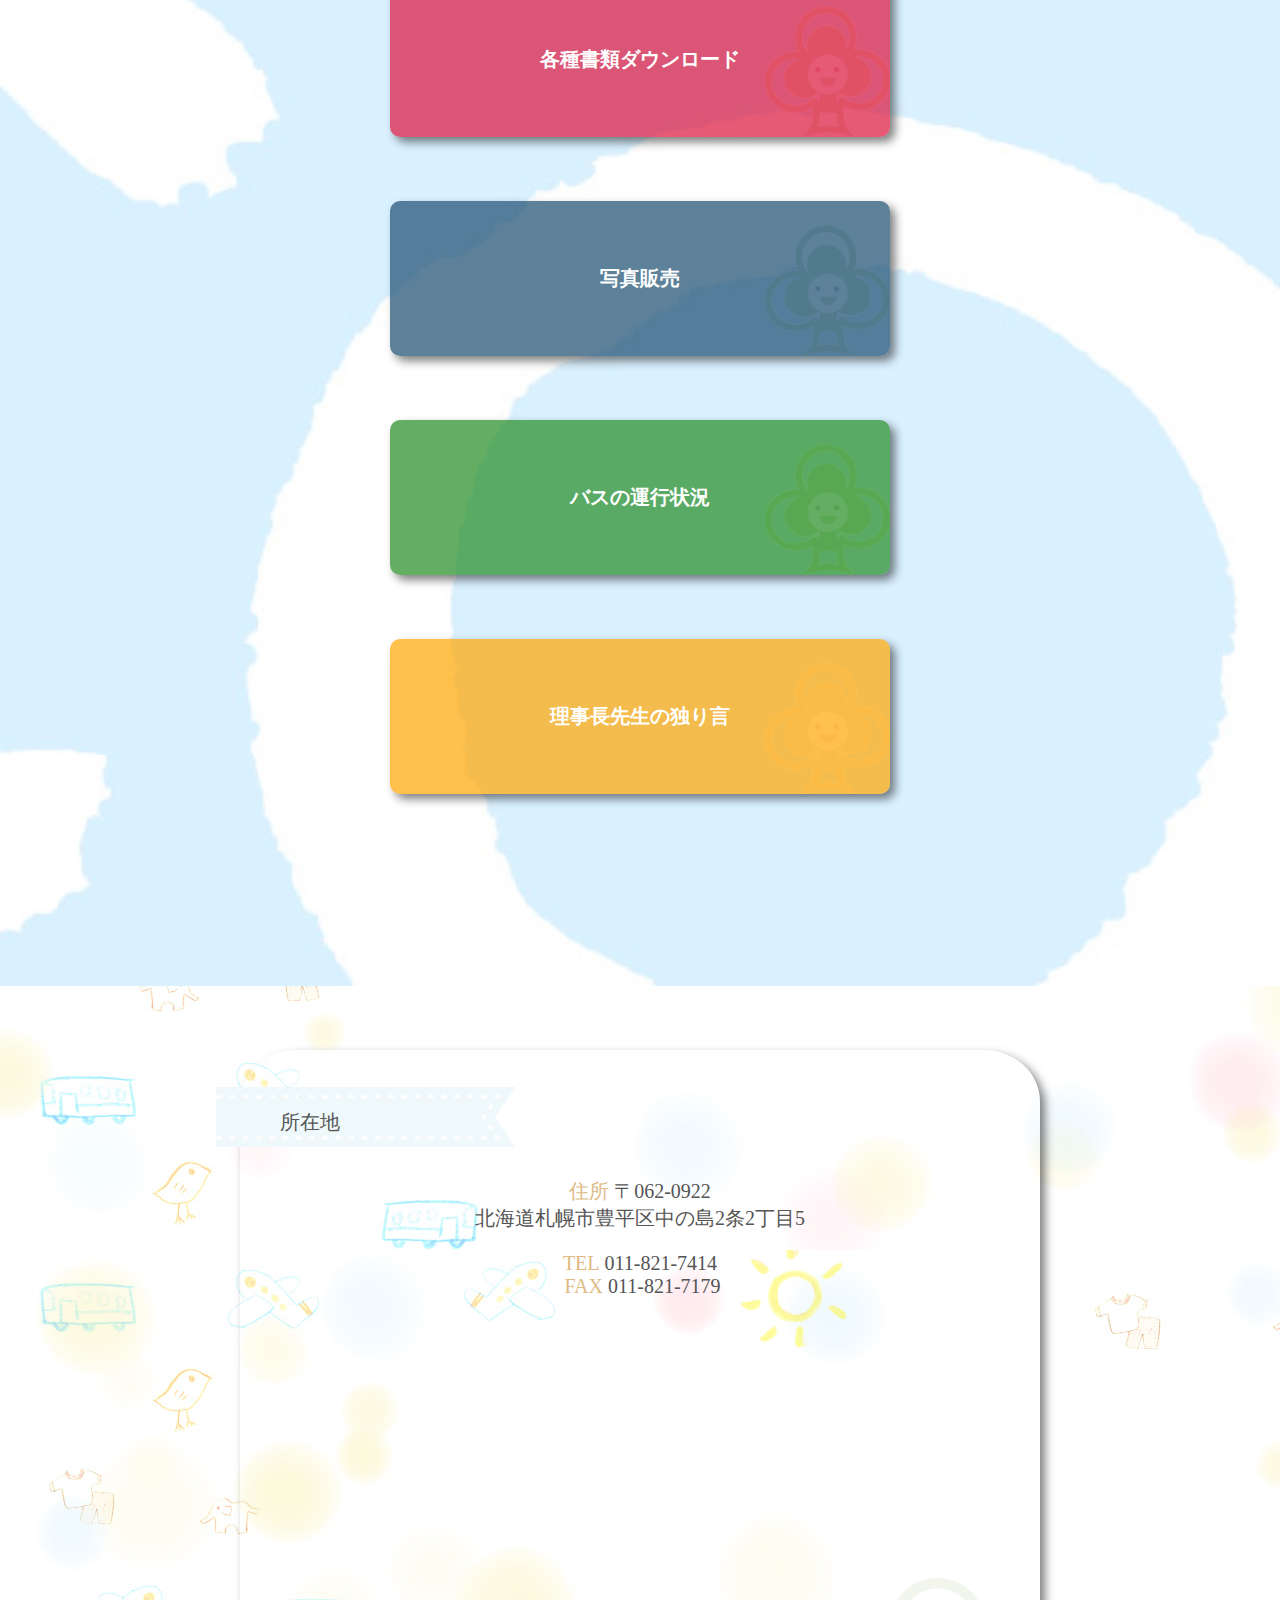
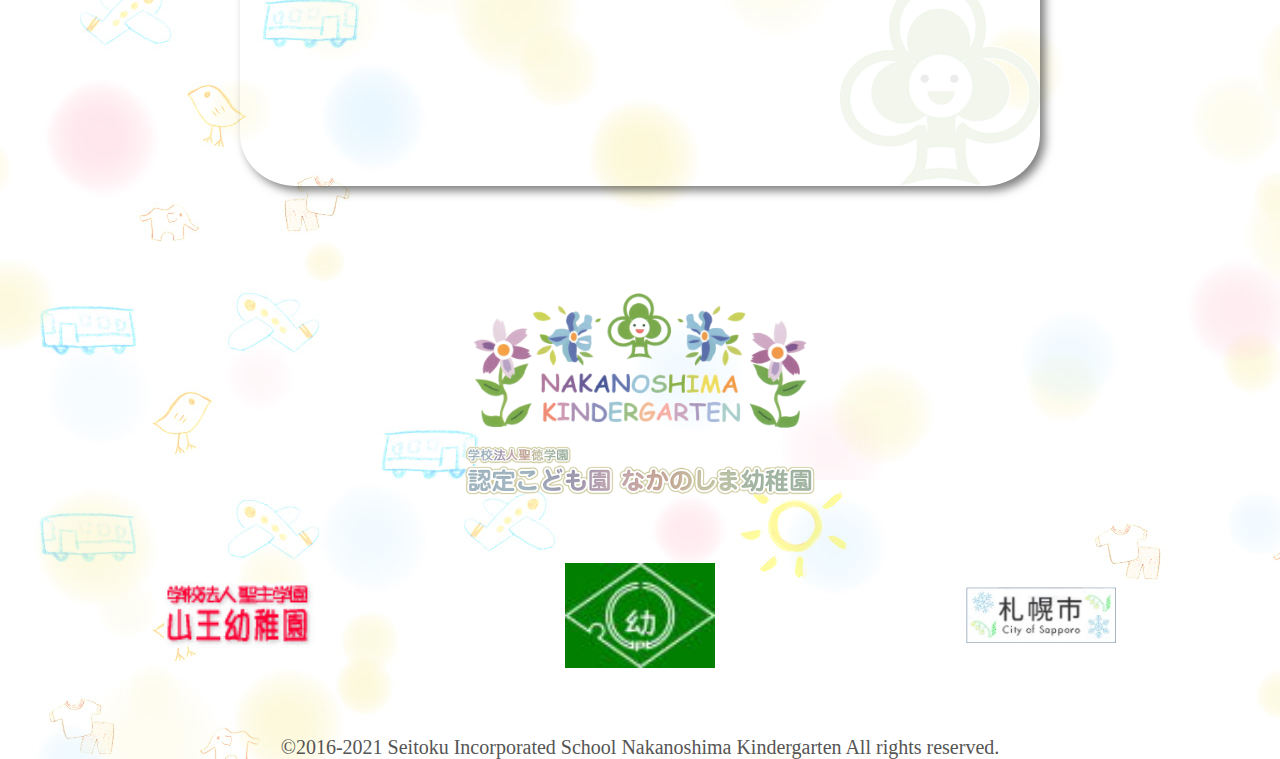
<file: information.html>
<!DOCTYPE html>
<html lang="en">
<head>
    <meta charset="UTF-8">
    <meta http-equiv="X-UA-Compatible" content="IE=edge">
    <meta name="viewport" content="width=device-width, initial-scale=1.0">
    <link rel="stylesheet" href="style.css">
    <link rel="stylesheet" href="information.css">
    <script src="script.js" defer></script>
    <title>Document</title>
</head>
<body>
    <main>
        <nav>
            <p class="site_title">札幌市豊平区<br>子供がじっくりしっかり育つ幼稚園です</p>
            <div class="nav_header">
                <a href="index.html">
                    <img src="img/top_logo_name.gif">
                </a>
                <a href="TEL:011-821-7414">
                    <img class="nav_tel" src="img/top_logo_tel.gif">
                </a>
            </div>
        </nav>

        <div id="sp_menu" class="sp_menu">
            <a href="#menu">
                <img class="sp_menu_logo" src="img/menu_logo.gif">
                <p class="sp_menu_title">MENU</p>
            </a> 
           </label>
        </div>

        <div id="menu"></div>
        
        <div class="menu">
            <label class="menu-open-button" for="menu-open">
                <img class="menu_logo" src="img/menu_logo.gif">
             <span class="lines line-1"></span>
             <span class="lines line-2"></span>
           </label>
           <a href="#" class="menu-item"><img src="img\nav_menu_02.gif"></a>
           <a href="events.html" class="menu-item"><img src="img\nav_menu_03.gif"></a>
           <a href="support.html" class="menu-item"><img src="img\nav_menu_04.gif"></i> </a>
           <a href="requirements.html" class="menu-item"><img src="img\nav_menu_05.gif"></a>
           <a href="#" class="menu-item"><img src="img\nav_menu_06.gif"></a>
           <a href="information.html" class="menu-item"><img src="img\nav_menu_01.gif"></a>
        </div>

        <div class="pc_menu">
            <a href="information.html"><img src="img\nav_menu_01.gif"></a>
            <a href="#"><img src="img\nav_menu_02.gif"></a>
           <a href="events.html"><img src="img\nav_menu_03.gif"></a>
           <a href="support.html"><img src="img\nav_menu_04.gif"></i> </a>
           <a href="requirements.html"><img src="img\nav_menu_05.gif"></a>
           <a href="#"><img src="img\nav_menu_06.gif"></a>
        </div>
        
        <img class="symbol" src="img/menu_logo.gif">
        <p class="menu_text mark">みつばのマーク(園章)</p>
        <p class="menu_text">クローバーには”幸せ”という意味があります。全ての子ども達、家庭、そして地域全ての人達が幸福になれるようにという願いが込められています。</p>

        <div class="information">
            <img class="information_img" src="img\icon_laber.gif">
            <p class="contents_title">園舎紹介</p>
            <img class="information_map" src="img\illust_building.jpg">
            <img class="information_map" src="img/illust_park.jpg">
        </div>

        <div class="days_flow">
            <img class="days_flow_img" src="img\icon_laber.gif">
            <p class="contents_title days_flow_title">幼稚園での1日</p>
            <p class="days_flow_text">子ども達は幼稚園でどのように過ごしているんだろう？ある一日を取り上げてみました。</p>

            <div class="flow_wrap">
                <img class="bus_icon" src="img/youchien-bus.png">
                <div class="line"></div>
                
                <div class="flow">
                    <p class="flow_time">08:30</p>
                    <p class="flow_title">自由あそび</p>
                    <div class="picture_gallery">
                        <img src="img\IMG_5557-300x225.jpg">
                        <img src="img\IMG_5567-300x225.jpg">
                        <img src="img\IMG_5590-300x225.jpg">
                        <img src="img\IMG_5708-300x225.jpg">
                        <img src="img\IMG_5764-300x225.jpg">
                        <img src="img\IMG_5773-300x225.jpg">
                    </div>
                    <p class="flow_text">外では砂場や登り棒・縄跳びやキックボード。色々なあそびを見つけあそぶことが出来ます。中では自由に廃材を使って工作をしたり、ホールや絵本の部屋等、
                        その日の天気によって好きな場所に行き、好きなあそびを見つけています。
                        バス通園のお友達が揃うまでは自由あそびです。クラスに関係なく色々なお友達とあそんでいます。</p>
                </div>
                    
                <div class="flow">
                    <p class="flow_time">10:00</p>
                    <p class="flow_title">クラスでの活動</p>
                    <div class="picture_gallery">
                        <img src="img\IMG_5786-300x225.jpg">
                        <img src="img\IMG_5725-300x225.jpg">
                    </div>
                    <p class="flow_text">朝の体操・朝のうた・日付け確認をしたら、出席カードにシールを貼ります。出欠点検では、名前を呼ばれたら先生の持っているタンバリンを叩いたりけんけんぱをしたりと、あそびを通して行っています。
                            その後、学年・クラス・天気・季節によって様々な活動を行います。（製作・ゲーム・季節のあそび等）ロビー先生との英語・園長先生との絵画・風馬先生との体操を行う日もあります。年長さんは1年を通して和太鼓あそびを楽しみます。</p>
                </div>
                        
                <div class="flow">
                    <p class="flow_time">12:00</p>
                    <p class="flow_title">お昼ご飯</p>
                    <div class="picture_gallery">
                        <img src="img\DSC01312-300x225.jpg">
                        <img src="img\DSC08375-300x225.jpg">
                    </div>
                    <p class="flow_text">「のこさないように、こぼさないように皆そろっていただきます。」と挨拶し、お友達と会話をしながら楽しく食事をします。</p>
                </div>
                        
                <div class="flow">
                    <p class="flow_time">13:00</p>
                    <p class="flow_title">クラスでのお遊び</p>
                    <div class="picture_gallery">
                        <img src="img\DSCN6862-300x225.jpg">
                        <img src="img\DSC00150-300x225.jpg">
                    </div>
                    <p class="flow_text">食後にはお部屋のせんせいと絵本を見たりゲームをするなどして楽しくあそびます。</p>
                </div>
                        
                <div class="flow">
                    <p class="flow_time">13:45</p>
                    <p class="flow_title">バスコースのお友達とのおあそび</p>
                    <div class="picture_gallery">
                        <img src="img\IMG_5939-300x225.jpg">
                        <img src="img\IMG_6073-300x225.jpg">
                    </div>
                    <p class="flow_text">１コースのお友達はバスに乗って降園です。２コースのお友達や預かり保育のお友達はコースのお部屋に一度分かれ、コース毎での自由あそびになります。この時も朝と同じで自由に好きな場所で好きなあそびをお友達と楽しみます。コースの先生はクラス担任とは別で、１年間一緒にあそびます。</p>
                </div>
            </div>
        </div>

        <div class="link">
            <a href="download.html">
                <div class="download">
                    <p>各種書類ダウンロード</p>
                </div>
            </a> 

            <a href="#">
                <div class="buy">
                <p>写真販売</p>
            </div></a>

            <a href="https://www1.busnav.net/cgi-bin/d01_index.cgi?ecd=GQ">
                <div class="bus">
                <p>バスの運行状況</p>
            </div></a>

            <a href="#">
                <div class="blog">
                    <p>理事長先生の独り言</p>
                </div>
            </a> 
        </div>

        <div class="access">
            <img src="img\icon_laber.gif">
            <p class="access_title">所在地</p>
            <div access_text>
                <p><span>住所</span>&nbsp;〒062-0922<br>北海道札幌市豊平区中の島2条2丁目5</p>
                <p><span>TEL</span>&nbsp;011-821-7414<br>&nbsp;<span>FAX</span>&nbsp;011-821-7179</p>
            </div>
            <div class="map">
                <iframe src="https://www.google.com/maps/embed?pb=!1m14!1m8!1m3!1d5832.546816812674!2d141.36135820436166!3d43.03567862457956!3m2!1i1024!2i768!4f13.1!3m3!1m2!1s0x0%3A0x74dfc055cabfaed!2z44Gq44GL44Gu44GX44G-5bm856ia5ZyS!5e0!3m2!1sja!2sjp!4v1629948758120!5m2!1sja!2sjp" width="300" height="200" style="border:0;" allowfullscreen="" loading="lazy"></iframe>
            </div>
        </div>

    </main>
    <footer>
        <div class="footer_logo">
            <a href="index.html">
                <img src="img\footer_logo.gif">
                <img src="img/top_logo_name.gif">
            </a>
        </div>
        <div class="link_bnr">
            <a href="https://sannoh.com/"><img src="img\link_banner_sannoh_right.gif"></a>
            <a href="http://www.hokushiyou.or.jp/"><img src="img\link_banner_hokushiyou.jpg"></a>
            <a href="https://www.city.sapporo.jp/kyoiku/top/"><img src="img\link_banner_sapporo.jpg"></a>
        </div>
        <p>&copy;2016-2021 Seitoku Incorporated School Nakanoshima Kindergarten All rights reserved.</p>
    </footer>

</body>

<script src="https://code.jquery.com/jquery-3.4.1.min.js" integrity="sha256-CSXorXvZcTkaix6Yvo6HppcZGetbYMGWSFlBw8HfCJo="  crossorigin="anonymous"></script>

</html>
</file>
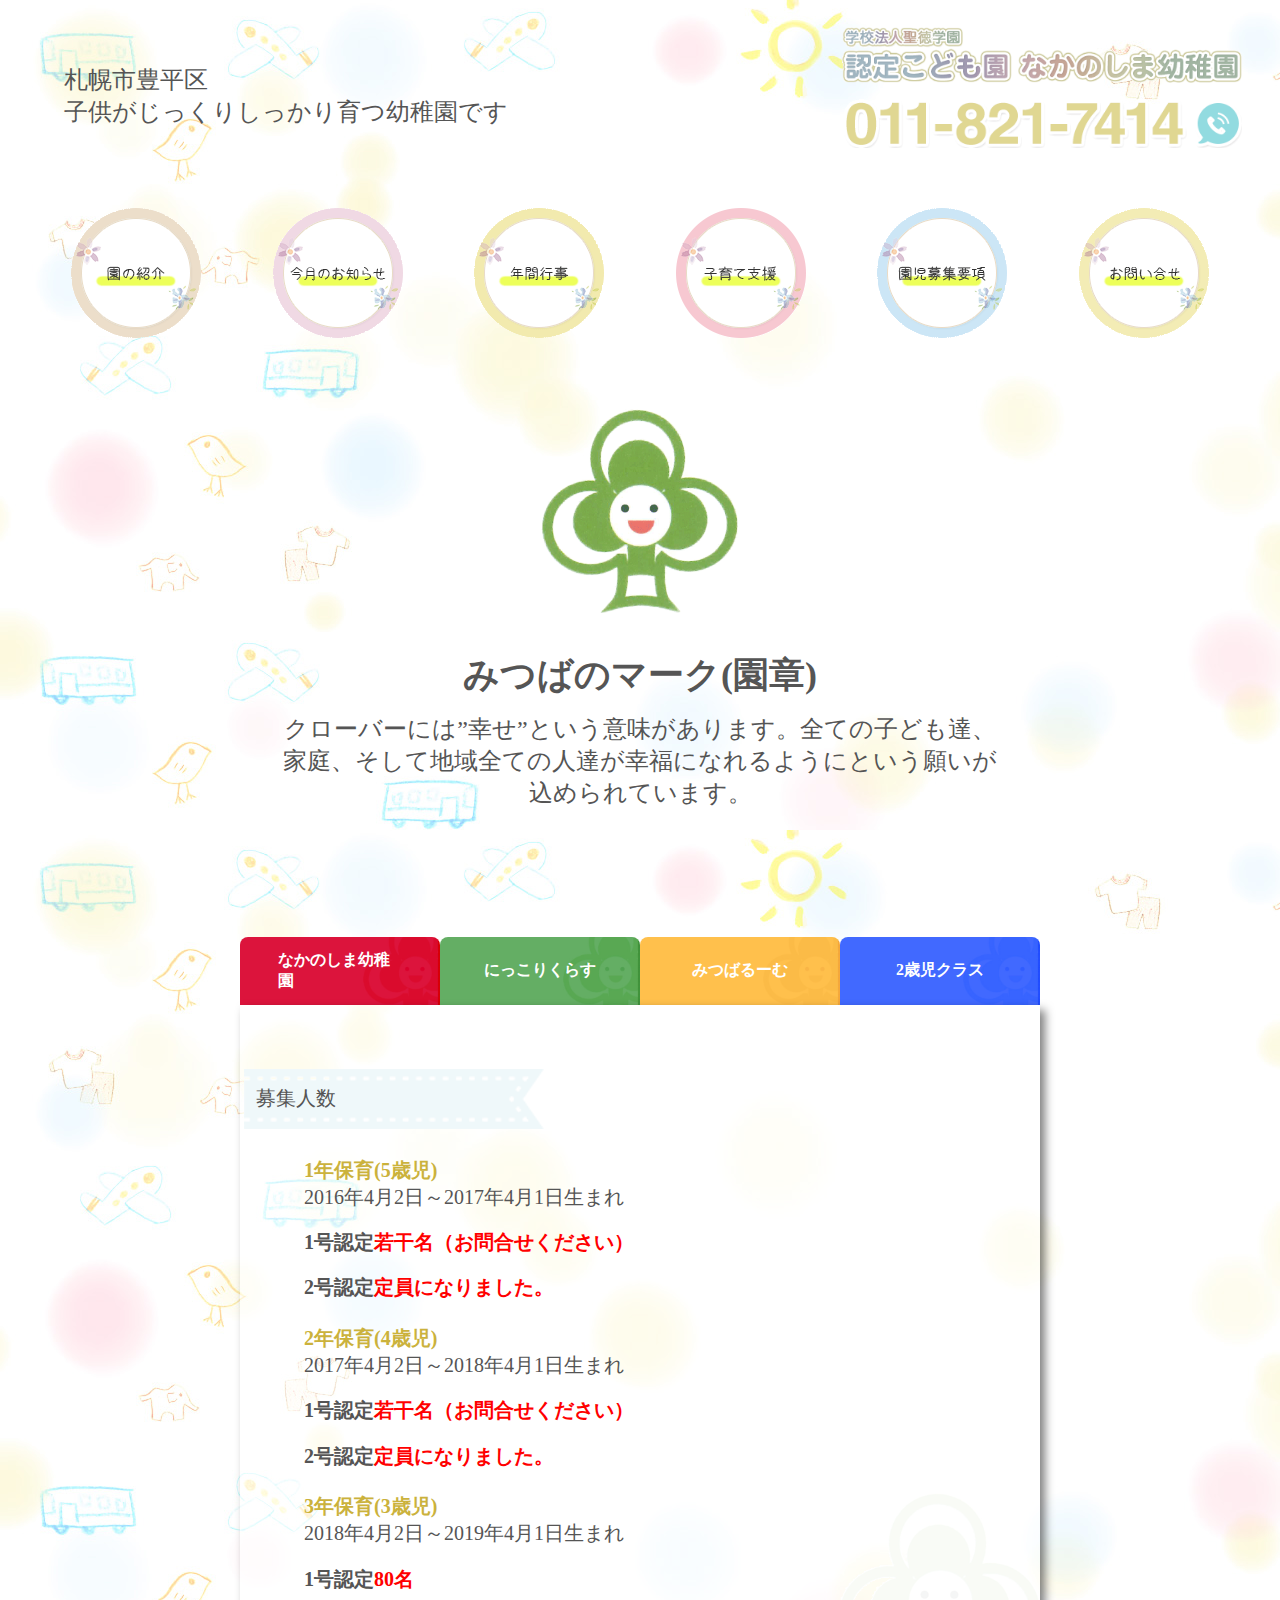
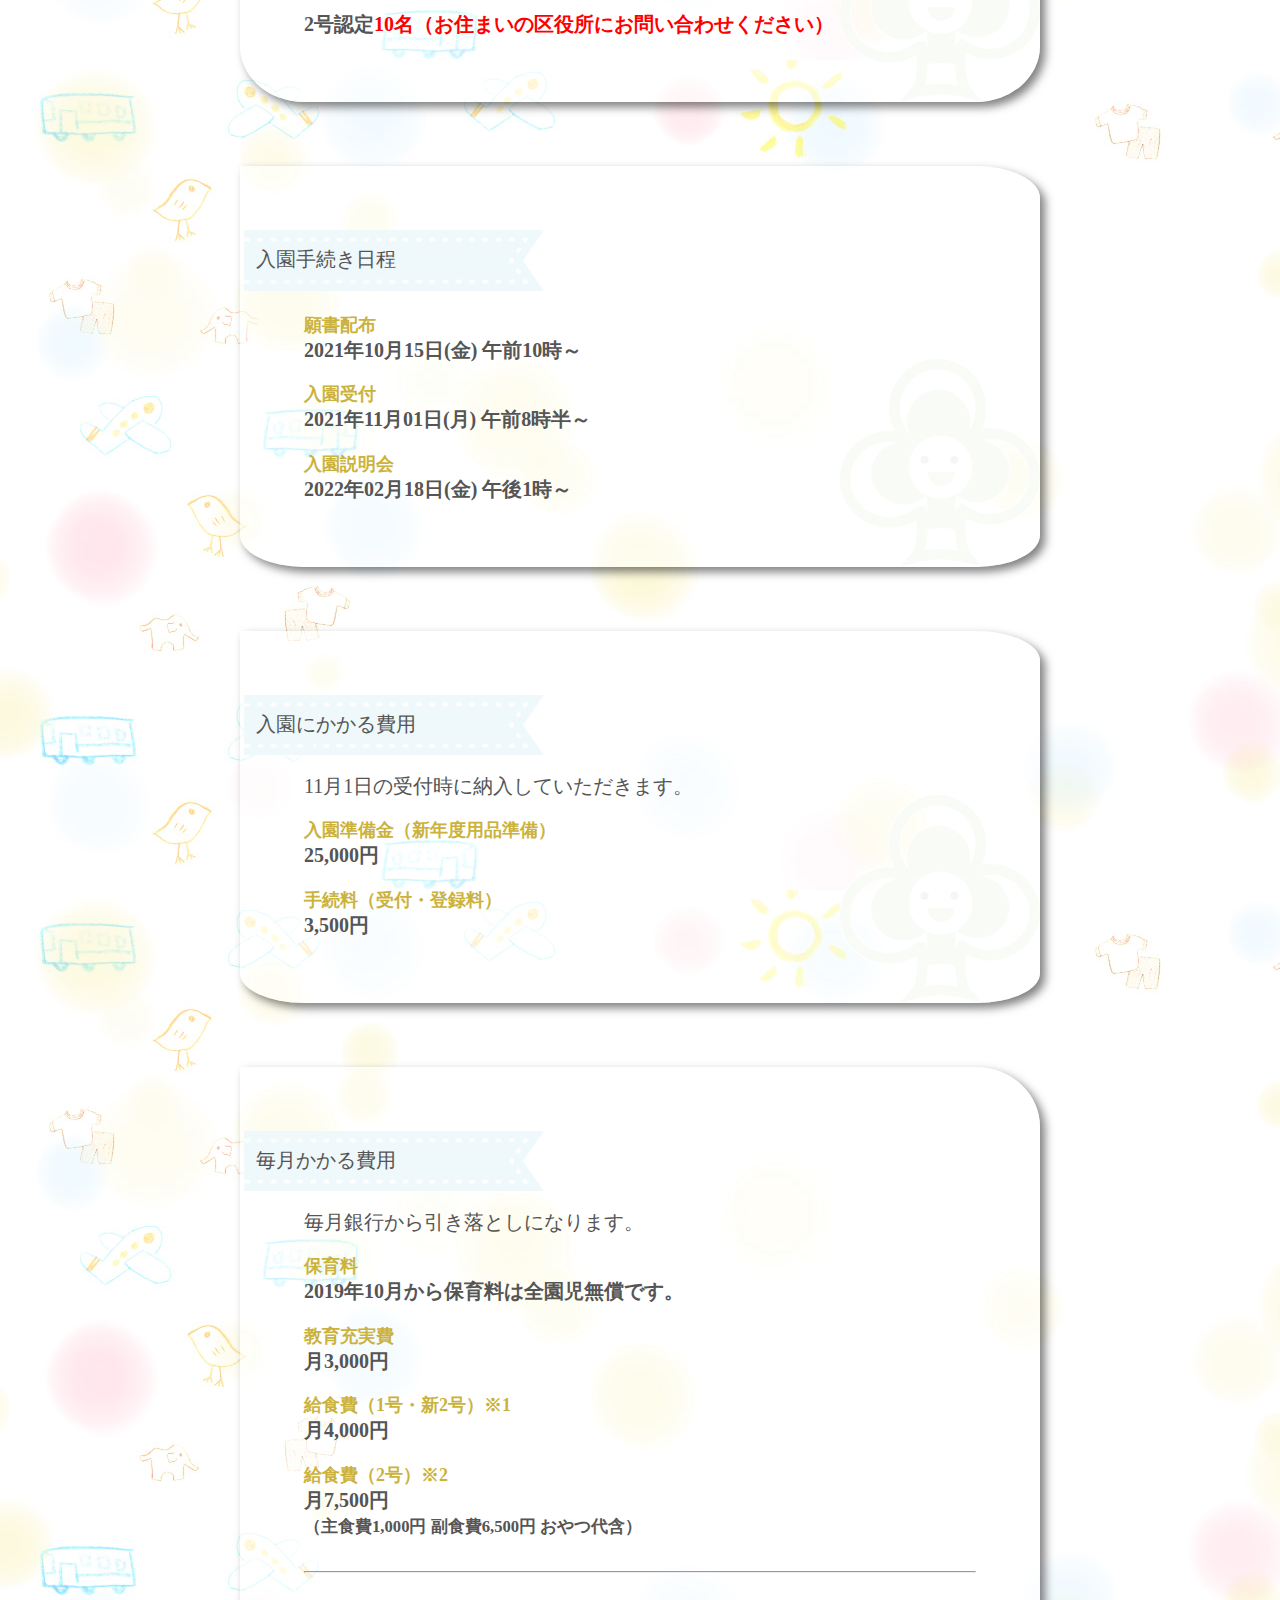
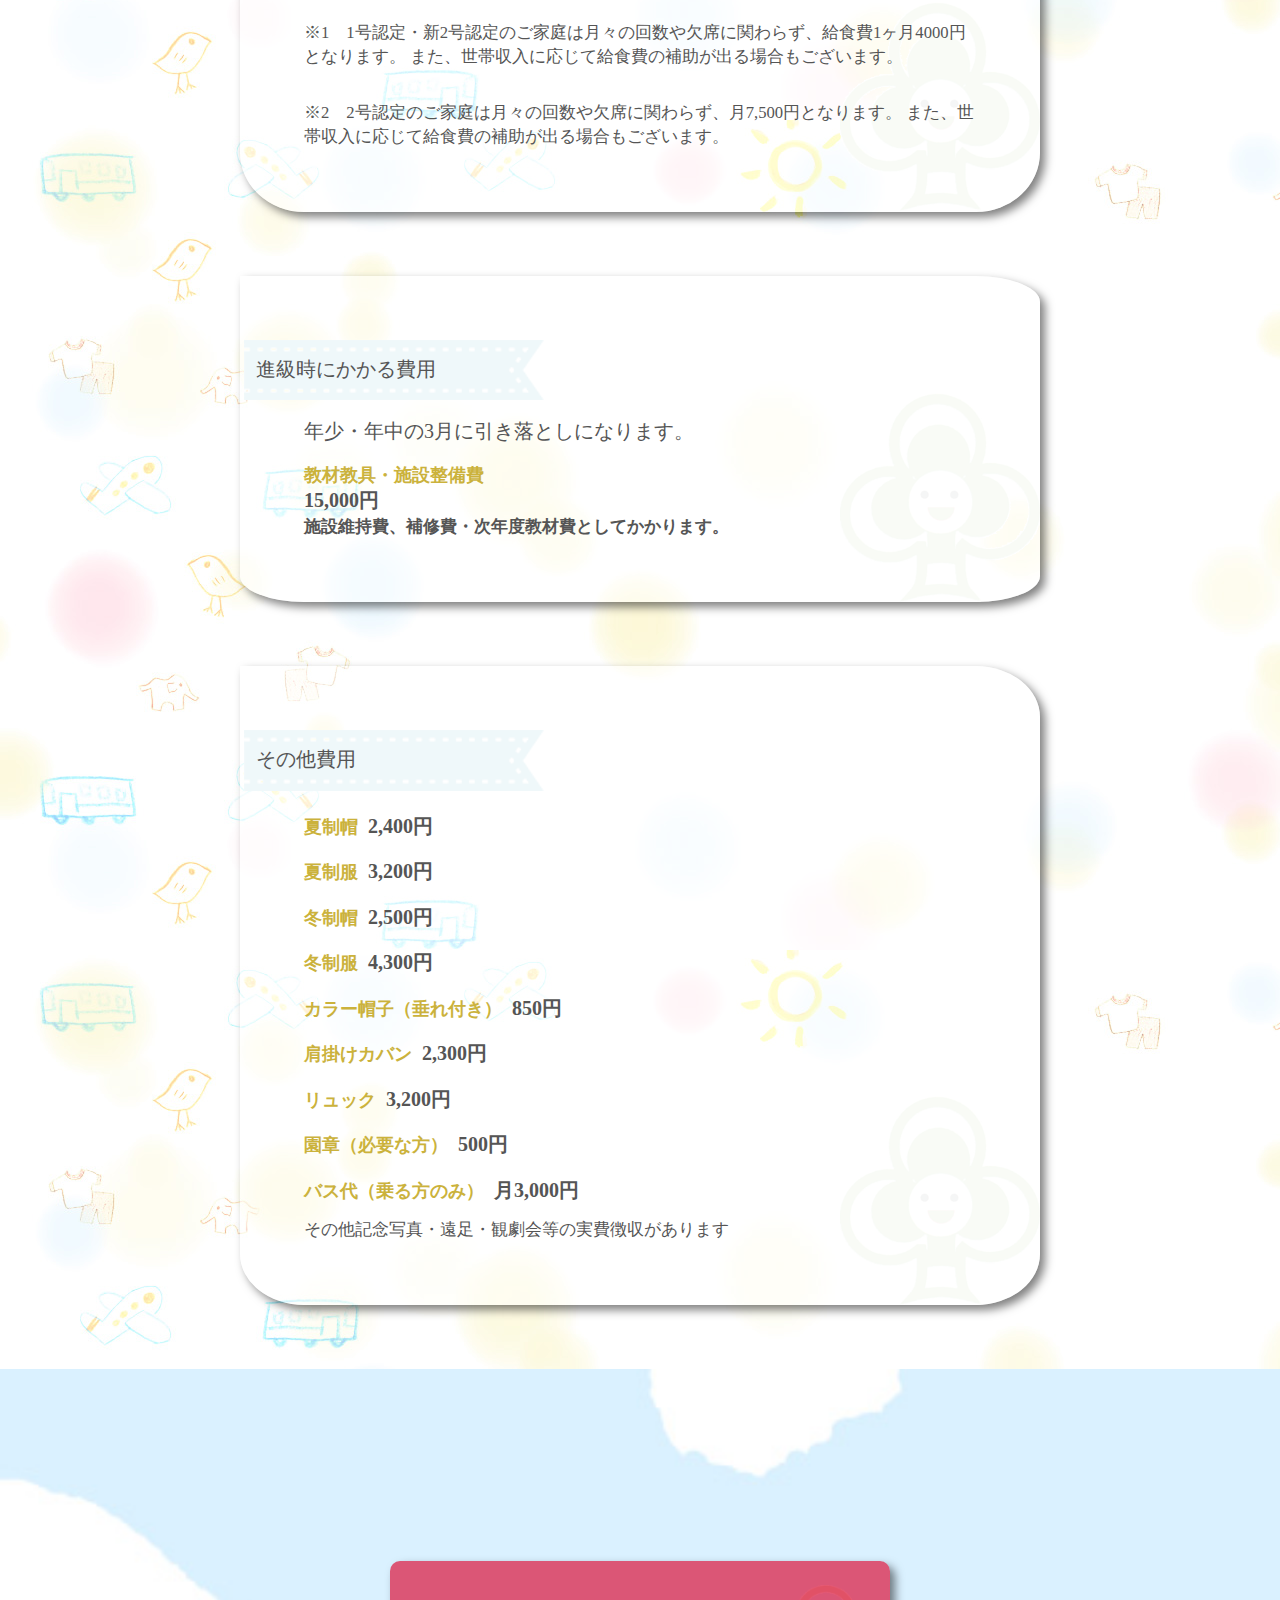
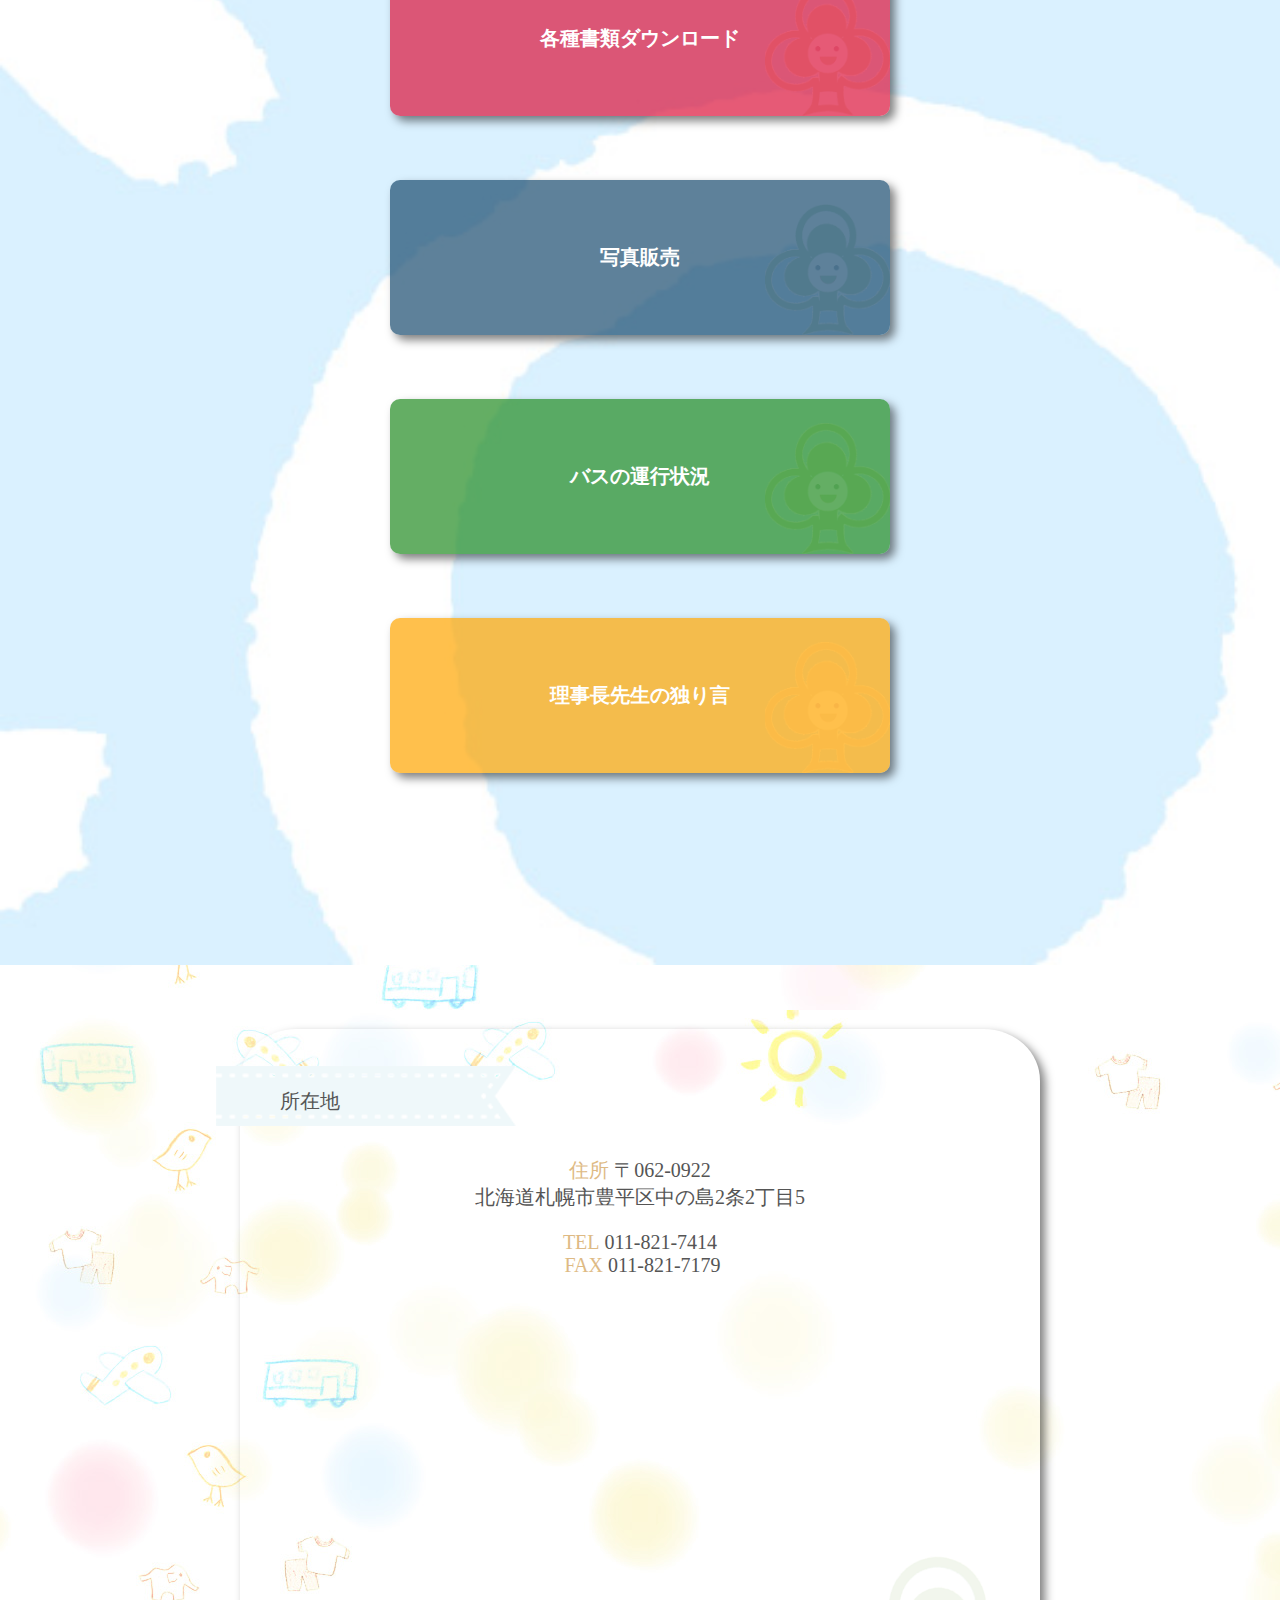
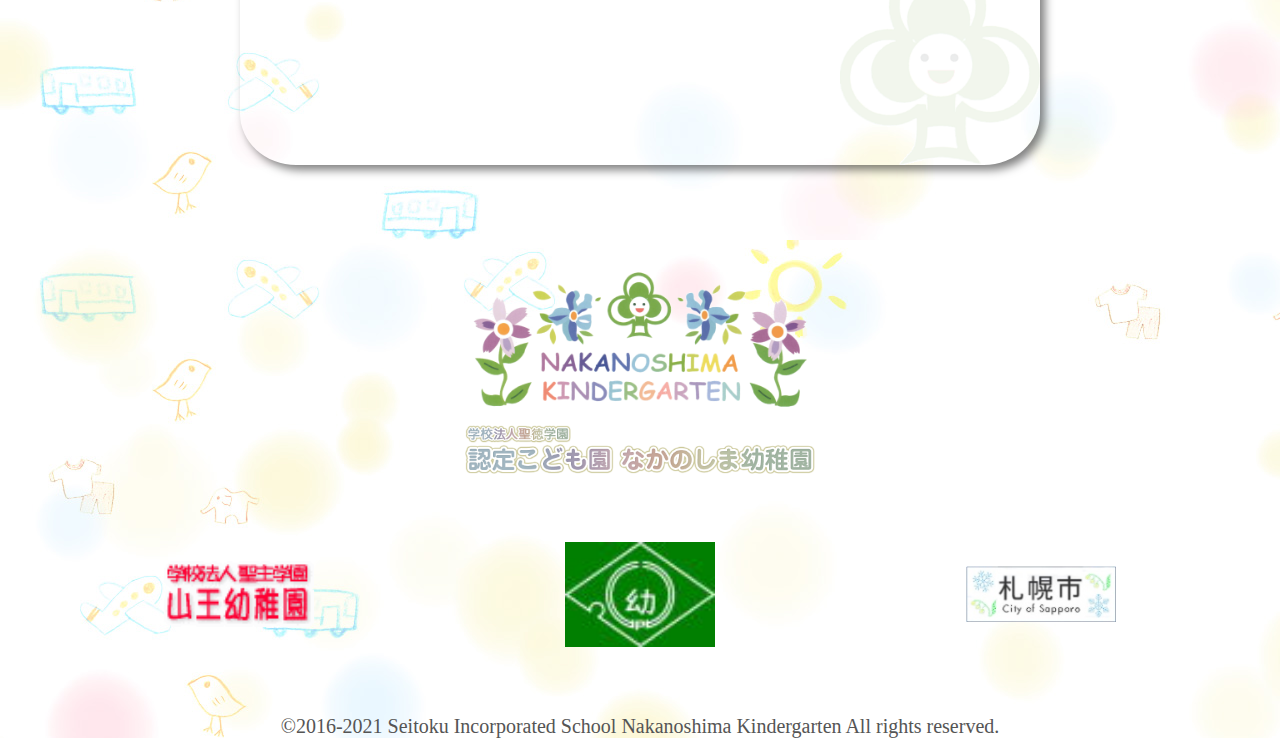
<file: requirements.html>
<!DOCTYPE html>
<html lang="en">
<head>
    <meta charset="UTF-8">
    <meta http-equiv="X-UA-Compatible" content="IE=edge">
    <meta name="viewport" content="width=device-width, initial-scale=1.0">
    <link rel="stylesheet" href="style.css">
    <link rel="stylesheet" href="support.css">
    <script src="script.js" defer></script>
    <title>Document</title>
</head>
<body>
    <main>
        <nav>
            <p class="site_title">札幌市豊平区<br>子供がじっくりしっかり育つ幼稚園です</p>
            <div class="nav_header">
                <a href="index.html">
                    <img src="img/top_logo_name.gif">
                </a>
                <a href="TEL:011-821-7414">
                    <img class="nav_tel" src="img/top_logo_tel.gif">
                </a>
            </div>
        </nav>

        <div id="sp_menu" class="sp_menu">
            <a href="#menu">
                <img class="sp_menu_logo" src="img/menu_logo.gif">
                <p class="sp_menu_title">MENU</p>
            </a> 
           </label>
        </div>

        <div id="menu"></div>
        
        <div class="menu">
            <label class="menu-open-button" for="menu-open">
                <img class="menu_logo" src="img/menu_logo.gif">
             <span class="lines line-1"></span>
             <span class="lines line-2"></span>
           </label>
           <a href="#" class="menu-item"><img src="img\nav_menu_02.gif"></a>
           <a href="events.html" class="menu-item"><img src="img\nav_menu_03.gif"></a>
           <a href="support.html" class="menu-item"><img src="img\nav_menu_04.gif"></i> </a>
           <a href="requirements.html" class="menu-item"><img src="img\nav_menu_05.gif"></a>
           <a href="#" class="menu-item"><img src="img\nav_menu_06.gif"></a>
           <a href="information.html" class="menu-item"><img src="img\nav_menu_01.gif"></a>
        </div>

        <div class="pc_menu">
            <a href="information.html"><img src="img\nav_menu_01.gif"></a>
            <a href="#"><img src="img\nav_menu_02.gif"></a>
           <a href="events.html"><img src="img\nav_menu_03.gif"></a>
           <a href="support.html"><img src="img\nav_menu_04.gif"></i> </a>
           <a href="requirements.html"><img src="img\nav_menu_05.gif"></a>
           <a href="#"><img src="img\nav_menu_06.gif"></a>
        </div>
        
        <img class="symbol" src="img/menu_logo.gif">
        <p class="menu_text mark">みつばのマーク(園章)</p>
        <p class="menu_text">クローバーには”幸せ”という意味があります。全ての子ども達、家庭、そして地域全ての人達が幸福になれるようにという願いが込められています。</p>

        <div class="tab-panels">
            
            <ul class="tabs">
                <li rel="panel-1" class="active">なかのしま幼稚園</li>
                <li rel="panel-2">にっこりくらす</li>
                <li rel="panel-3">みつばるーむ</li>
                <li rel="panel-4">2歳児クラス</li>
            </ul>
            
            <div id="panel-1" class="panel active">
                <div class="panel_contents">
                    <img src="img\icon_laber.gif">
                    <p class="panel_title">募集人数</p>
                    <p class="recruit_title"><span>1年保育(5歳児)</span><br>2016年4月2日～2017年4月1日生まれ</p>
                    <p class="recruit_text">1号認定<span>若干名（お問合せください）</span></p>
                    <p class="recruit_text">2号認定<span>定員になりました。</span></p>
                    <p class="recruit_title"><span>2年保育(4歳児)</span><br>2017年4月2日～2018年4月1日生まれ</p>
                    <p class="recruit_text">1号認定<span>若干名（お問合せください）</span></p>
                    <p class="recruit_text">2号認定<span>定員になりました。</span></p>
                    <p class="recruit_title"><span>3年保育(3歳児)</span><br>2018年4月2日～2019年4月1日生まれ</p>
                    <p class="recruit_text">1号認定<span>80名</span></p>
                    <p class="recruit_text">2号認定<span>10名（お住まいの区役所にお問い合わせください）</span></p>
                </div>
                <div class="panel_contents">
                    <img src="img\icon_laber.gif">
                    <p class="panel_title">入園手続き日程</p>
                    <p class="recruit_text"><strong>願書配布</strong><br>2021年10月15日(金) 午前10時～</p>
                    <p class="recruit_text"><strong>入園受付</strong><br>2021年11月01日(月) 午前8時半～</p>
                    <p class="recruit_text"><strong>入園説明会</strong><br>2022年02月18日(金) 午後1時～</p>
                </div>
                <div class="panel_contents">
                    <img src="img\icon_laber.gif">
                    <p class="panel_title">入園にかかる費用</p>
                    <p>11月1日の受付時に納入していただきます。</p>
                    <p class="recruit_text"><strong>入園準備金（新年度用品準備）</strong><br>25,000円</p>
                    <p class="recruit_text"><strong>手続料（受付・登録料）</strong><br>3,500円</p>
                </div>
                <div class="panel_contents">
                    <img src="img\icon_laber.gif">
                    <p class="panel_title">毎月かかる費用</p>
                    <p>毎月銀行から引き落としになります。</p>
                    <p class="recruit_text"><strong>保育料</strong><br>2019年10月から保育料は全園児無償です。</p>
                    <p class="recruit_text"><strong>教育充実費</strong><br>月3,000円</p>
                    <p class="recruit_text"><strong>給食費（1号・新2号）※1</strong><br>月4,000円</p>
                    <p class="recruit_text"><strong>給食費（2号）※2</strong><br>月7,500円<br><small>（主食費1,000円 副食費6,500円 おやつ代含）</small></p>
                    <hr>
                    <p><small>※1　1号認定・新2号認定のご家庭は月々の回数や欠席に関わらず、給食費1ヶ月4000円となります。 また、世帯収入に応じて給食費の補助が出る場合もございます。</small></p><br>
                    <p><small>※2　2号認定のご家庭は月々の回数や欠席に関わらず、月7,500円となります。 また、世帯収入に応じて給食費の補助が出る場合もございます。</small></p>
                </div>

                <div class="panel_contents">
                    <img src="img\icon_laber.gif">
                    <p class="panel_title">進級時にかかる費用</p>
                    <p>年少・年中の3月に引き落としになります。</p>
                    <p class="recruit_text"><strong>教材教具・施設整備費</strong><br>15,000円<br><small>施設維持費、補修費・次年度教材費としてかかります。</small></p>
                </div>

                <div class="panel_contents">
                    <img src="img\icon_laber.gif">
                    <p class="panel_title">その他費用</p>
                    <p class="recruit_text"><strong>夏制帽</strong>&nbsp;&nbsp;2,400円</p>
                    <p class="recruit_text"><strong>夏制服</strong>&nbsp;&nbsp;3,200円</p>
                    <p class="recruit_text"><strong>冬制帽</strong>&nbsp;&nbsp;2,500円</p>
                    <p class="recruit_text"><strong>冬制服</strong>&nbsp;&nbsp;4,300円</p>
                    <p class="recruit_text"><strong>カラー帽子（垂れ付き）</strong>&nbsp;&nbsp;850円</p>
                    <p class="recruit_text"><strong>肩掛けカバン</strong>&nbsp;&nbsp;2,300円</p>
                    <p class="recruit_text"><strong>リュック</strong>&nbsp;&nbsp;3,200円</p>
                    <p class="recruit_text"><strong>園章（必要な方）</strong>&nbsp;&nbsp;500円</p>
                    <p class="recruit_text"><strong>バス代（乗る方のみ）</strong>&nbsp;&nbsp;月3,000円</p>
                    <p><small>その他記念写真・遠足・観劇会等の実費徴収があります</small></p>
                </div>
            </div>
                          
            <div id="panel-2" class="panel">
                <div class="panel_contents">
                    <img src="img\icon_laber.gif">
                    <p class="panel_title">募集人数</p>
                    <p class="recruit_title"><span>2歳児</span><br>2018年4月2日～2019年4月1日生まれ</p>
                    <p class="recruit_text"><span>火曜日:13名&nbsp;水曜日:13名&nbsp;金曜日:13名</span></p>
                </div>
                <div class="panel_contents">
                    <img src="img\icon_laber.gif">
                    <p class="panel_title">募集時期</p>
                    <p class="recruit_text">2021年度のにっこりくらすのご希望の方はお電話ください。詳細につきましては、募集要項をご覧ください。
                        人数の都合により、<span>なかのしま幼稚園への入園を希望されている方のみ</span>の募集とさせて頂きます。他園へ入園希望の方はご遠慮くださいますようお願い致します。</p>
                </div>
                <div class="panel_contents">
                    <img src="img\icon_laber.gif">
                    <p class="panel_title">入園にかかる費用</p>
                    <p class="recruit_text"><strong>入会金</strong>&nbsp;3,000円</p>
                    <p class="recruit_text"><strong>保育料/月</strong>&nbsp;3,000円</p>
                    <p class="recruit_text"><small>※北海道銀行引き落とし、月額払いとなります。</small></p>
                </div>

                <div class="panel_contents">
                    <img src="img\icon_laber.gif">
                    <p class="panel_title">その他</p>
                    <p>募集要項の詳しい内容はこちらを御覧ください<br>(pdf形式:229 KB)</p>
                    <a href="img/ae9cffe215aa67dc420cbc56c74b4b0b.pdf" class="download_btn">ダウンロード</a>
                    <p>申込用紙はこちらからダウンロードしてください<br>(pdf形式:51 KB)</p>
                    <a href="img/bec5b496273d4132d193b476042e975a.pdf" class="download_btn">ダウンロード</a>
                    <p>お電話にてお申し込みください。お申し込みの際に、お子様のお名前、電話番号、ご希望の曜日をお聞きします。</p>
                    <a href="TEL:011-821-7414">
                        <p class="tel_btn">電話をする</p>
                    </a>
                </div>
            </div>

            <div id="panel-3" class="panel">
                <div class="panel_contents">
                    <img src="img\icon_laber.gif">
                    <p class="panel_title">募集人数</p>
                    <p class="recruit_title"><span>1歳児</span><br>2020年4月2日～2021年4月1日生まれ</p>
                    <p class="recruit_text"><span>5名</span></p>
                    <p class="recruit_title"><span>2歳児</span><br>2019年4月2日～2020年4月1日生まれ</p>
                    <p class="recruit_text"><span>5名</span></p>
                </div>
                <div class="panel_contents">
                    <img src="img\icon_laber.gif">
                    <p class="panel_title">入園手続き日程</p>
                    <p class="recruit_text"><strong>願書配布</strong><br>2021年10月18日(月) 10：00～</p>
                    <p class="recruit_text"><small>10:00の時点で募集人数より希望の方が多かった場合は抽選になります。<br>※先着順ではありません。</small></p>
                    <p class="recruit_text"><strong>入園受付</strong><br>2月18日（金）10：00～</p>
                </div>
                <div class="panel_contents">
                    <img src="img\icon_laber.gif">
                    <p class="panel_title">保育時間</p>
                    <p class="recruit_text">8：00～18：00</p>
                    <p class="recruit_text"><small>※延長保育（7：30～8：00・18：00～18：30）100円</small></p>
                </div>
                <div class="panel_contents">
                    <img src="img\icon_laber.gif">
                    <p class="panel_title">入園にかかる費用</p>
                    <p>11月1日の受付時に納入していただきます。</p>
                    <p class="recruit_text"><strong>入園準備金</strong><br><small>※今後入園準備金はかかりません</small><br>25,000円</p>
                    <p class="recruit_text"><strong>手続料（受付・登録料）</strong><br>3,500円</p>
                </div>
                <div class="panel_contents">
                    <img src="img\icon_laber.gif">
                    <p class="panel_title">進級にかかる費用</p>
                    <p class="recruit_text"><strong>教材教具・施設整備費</strong><br>15,000円</p>
                </div>
                <div class="panel_contents">
                    <img src="img\icon_laber.gif">
                    <p class="panel_title">毎月かかる費用</p>
                    <p class="recruit_text"><strong>保育料</strong><br><span>※満3歳を迎えましたら保育料は無償になります。</span><br>25,000円<small>（兄弟関係　23,000円）</small></p>
                    <p class="recruit_text"><strong>教育充実費</strong><br>月3,000円</p>
                    <p class="recruit_text"><strong>給食費</strong><br>月8,500円<br><small>（朝のおやつ・給食・午後のおやつ）<br>※アレルギー対応</small></p>
                </div>

                <div class="panel_contents">
                    <img src="img\icon_laber.gif">
                    <p class="panel_title">その他費用</p>
                    <p class="recruit_text"><strong>暖房費</strong>&nbsp;&nbsp;<small>10月に集金します</small>&nbsp;&nbsp;8,500円</p>
                    <p class="recruit_text"><strong>連絡帳</strong>&nbsp;&nbsp;200円</p>
                    <p class="recruit_text"><strong>おむつ処理代</strong>&nbsp;&nbsp;200円</p>
                    <p class="recruit_text"><strong>カラー帽子（垂れ付き）</strong>&nbsp;&nbsp;850円</p>
                </div>
                <div class="panel_contents">
                    <img src="img\icon_laber.gif">
                    <p class="panel_title">ご注意事項</p>
                    <p class="list"><strong>・</strong>バスは満3歳を迎えた子から既存のバスコースでのバス登園が可能です。<br><small>※月3,000円（片道1,500円）</small></p>
                    <p class="list"><strong>・</strong>長期休暇はありません。<br><small>※年末年始・お盆の他、園が定めた休日が年10日程度ございます。</small></p>
                </div>
            </div>
            <div id="panel-4" class="panel">
                <div class="panel_contents">
                    <img src="img\icon_laber.gif">
                    <p class="panel_title">募集人数</p>
                    <p class="recruit_title"><span>2歳児</span><br>2019年4月2日～2020年4月1日生まれ</p>
                    <p class="recruit_text"><span>5名</span></p>
                </div>
                <div class="panel_contents">
                    <img src="img\icon_laber.gif">
                    <p class="panel_title">入園手続き日程</p>
                    <p class="recruit_text"><strong>願書配布</strong><br>2021年10月18日(月) 10：00～</p>
                    <p class="recruit_text"><small>10:00の時点で募集人数より希望の方が多かった場合は抽選になります。<br>※先着順ではありません。</small></p>
                    <p class="recruit_text"><strong>入園受付</strong><br>2月18日（金）10：00～</p>
                </div>
                <div class="panel_contents">
                    <img src="img\icon_laber.gif">
                    <p class="panel_title">保育時間</p>
                    <p class="recruit_text">月・金　8：30～13：00<br>火・水・木　8：30～13：30</p>
                    <p class="recruit_text"><small>※延長保育は原則お受けできませんが急な場合はご相談ください。</small></p>
                </div>
                <div class="panel_contents">
                    <img src="img\icon_laber.gif">
                    <p class="panel_title">入園にかかる費用</p>
                    <p>11月1日の受付時に納入していただきます。</p>
                    <p class="recruit_text"><strong>入園準備金</strong><br><small>※今後入園準備金はかかりません</small><br>25,000円</p>
                    <p class="recruit_text"><strong>手続料（受付・登録料）</strong><br>3,500円</p>
                </div>
                <div class="panel_contents">
                    <img src="img\icon_laber.gif">
                    <p class="panel_title">進級にかかる費用</p>
                    <p class="recruit_text"><strong>教材教具・施設整備費</strong><br>15,000円</p>
                </div>
                <div class="panel_contents">
                    <img src="img\icon_laber.gif">
                    <p class="panel_title">毎月かかる費用</p>
                    <p class="recruit_text"><strong>保育料</strong><br><span>※満3歳を迎えましたら保育料は無償になります。</span><br>25,000円<small>（兄弟関係　23,000円）</small></p>
                    <p class="recruit_text"><strong>教育充実費</strong><br>月3,000円</p>
                    <p class="recruit_text"><strong>給食費</strong><br>月8,500円<br><small>（朝のおやつ・給食・午後のおやつ）<br>※アレルギー対応</small></p>
                </div>

                <div class="panel_contents">
                    <img src="img\icon_laber.gif">
                    <p class="panel_title">その他費用</p>
                    <p class="recruit_text"><strong>暖房費</strong>&nbsp;&nbsp;<small>10月に集金します</small>&nbsp;&nbsp;8,500円</p>
                    <p class="recruit_text"><strong>連絡帳</strong>&nbsp;&nbsp;200円</p>
                    <p class="recruit_text"><strong>おむつ処理代</strong>&nbsp;&nbsp;200円</p>
                    <p class="recruit_text"><strong>カラー帽子（垂れ付き）</strong>&nbsp;&nbsp;850円</p>
                </div>
                <div class="panel_contents">
                    <img src="img\icon_laber.gif">
                    <p class="panel_title">ご注意事項</p>
                    <p class="list"><strong>・</strong>キャンセル待ちにつきましては、電話でお問合せください。</p>
                    <p class="list"><strong>・</strong>バスは満3歳を迎えた子から既存のバスコースでのバス登園が可能です。<br><small>※月3,000円（片道1,500円）</small></p>
                    <p class="list"><strong>・</strong>春休み・夏休み・冬休みの長期休暇があります。</p>
                </div>
            </div>
            
        </div>
            

        <div class="link">
            <a href="download.html">
                <div class="download">
                    <p>各種書類ダウンロード</p>
                </div>
            </a>
            
            <a href="#">
                <div class="buy">
                <p>写真販売</p>
            </div></a>

            <a href="https://www1.busnav.net/cgi-bin/d01_index.cgi?ecd=GQ">
                <div class="bus">
                <p>バスの運行状況</p>
            </div></a>

            <a href="#">
                <div class="blog">
                    <p>理事長先生の独り言</p>
                </div>
            </a> 
        </div>

        <div class="access">
            <img src="img\icon_laber.gif">
            <p class="access_title">所在地</p>
            <div access_text>
                <p><span>住所</span>&nbsp;〒062-0922<br>北海道札幌市豊平区中の島2条2丁目5</p>
                <p><span>TEL</span>&nbsp;011-821-7414<br>&nbsp;<span>FAX</span>&nbsp;011-821-7179</p>
            </div>
            <div class="map">
                <iframe src="https://www.google.com/maps/embed?pb=!1m14!1m8!1m3!1d5832.546816812674!2d141.36135820436166!3d43.03567862457956!3m2!1i1024!2i768!4f13.1!3m3!1m2!1s0x0%3A0x74dfc055cabfaed!2z44Gq44GL44Gu44GX44G-5bm856ia5ZyS!5e0!3m2!1sja!2sjp!4v1629948758120!5m2!1sja!2sjp" width="300" height="200" style="border:0;" allowfullscreen="" loading="lazy"></iframe>
            </div>
        </div>

    </main>
    <footer>
        <div class="footer_logo">
            <a href="index.html">
                <img src="img\footer_logo.gif">
                <img src="img/top_logo_name.gif">
            </a>
        </div>
        <div class="link_bnr">
            <a href="https://sannoh.com/"><img src="img\link_banner_sannoh_right.gif"></a>
            <a href="http://www.hokushiyou.or.jp/"><img src="img\link_banner_hokushiyou.jpg"></a>
            <a href="https://www.city.sapporo.jp/kyoiku/top/"><img src="img\link_banner_sapporo.jpg"></a>
        </div>
        <p>&copy;2016-2021 Seitoku Incorporated School Nakanoshima Kindergarten All rights reserved.</p>
    </footer>

</body>

<script src="https://code.jquery.com/jquery-3.4.1.min.js" integrity="sha256-CSXorXvZcTkaix6Yvo6HppcZGetbYMGWSFlBw8HfCJo="  crossorigin="anonymous"></script>

</html>
</file>
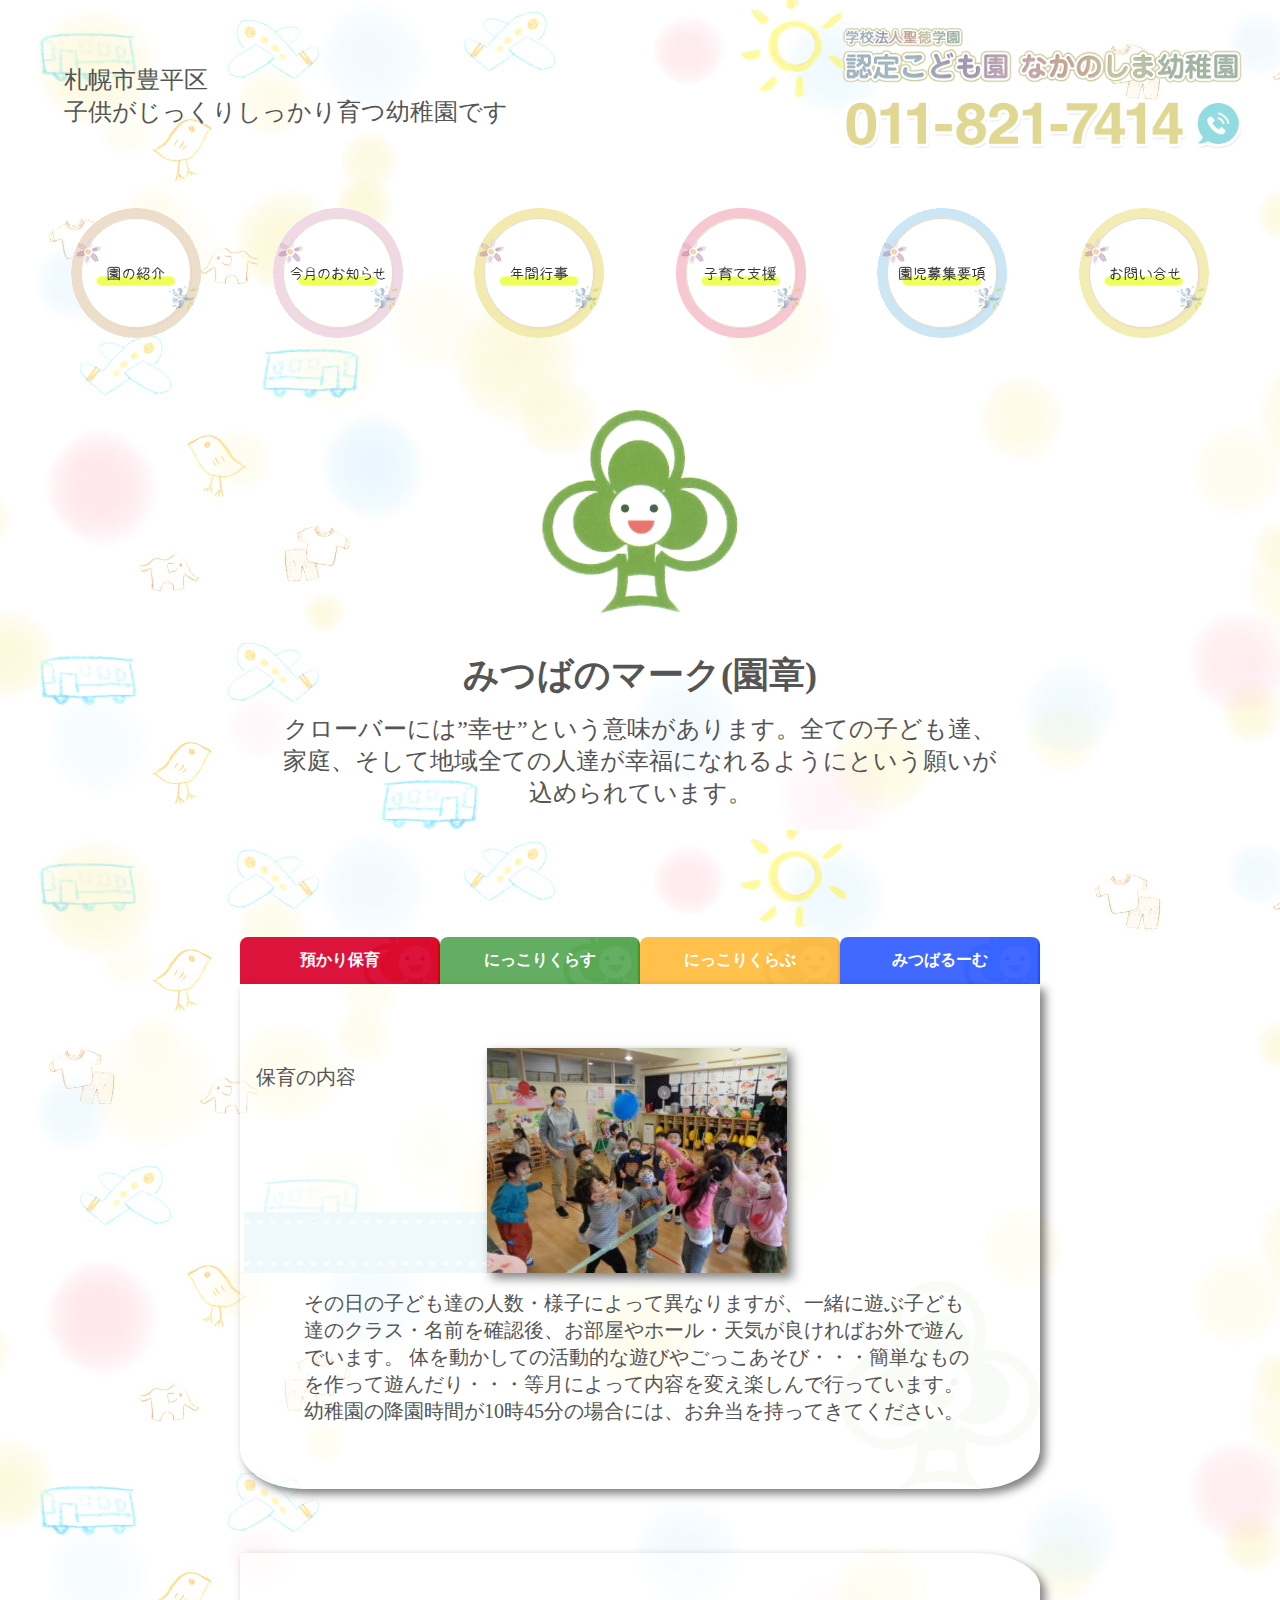
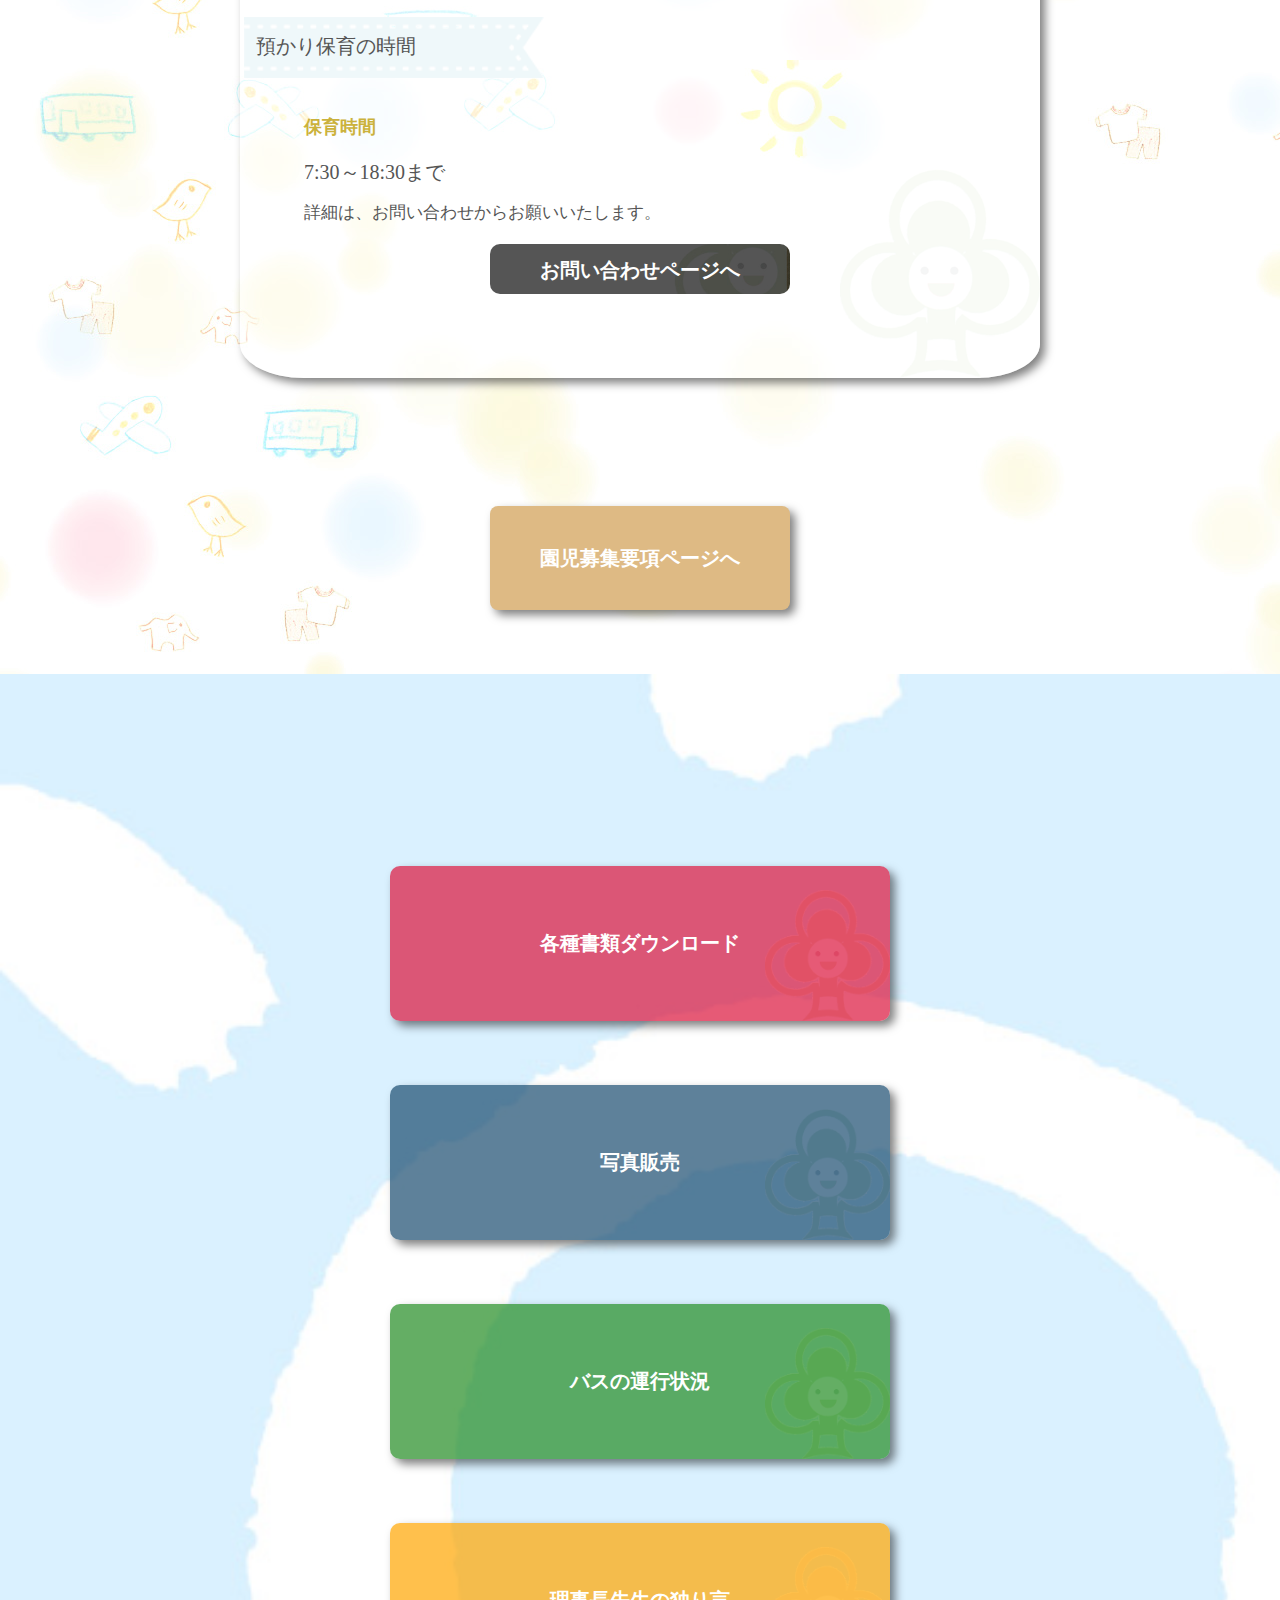
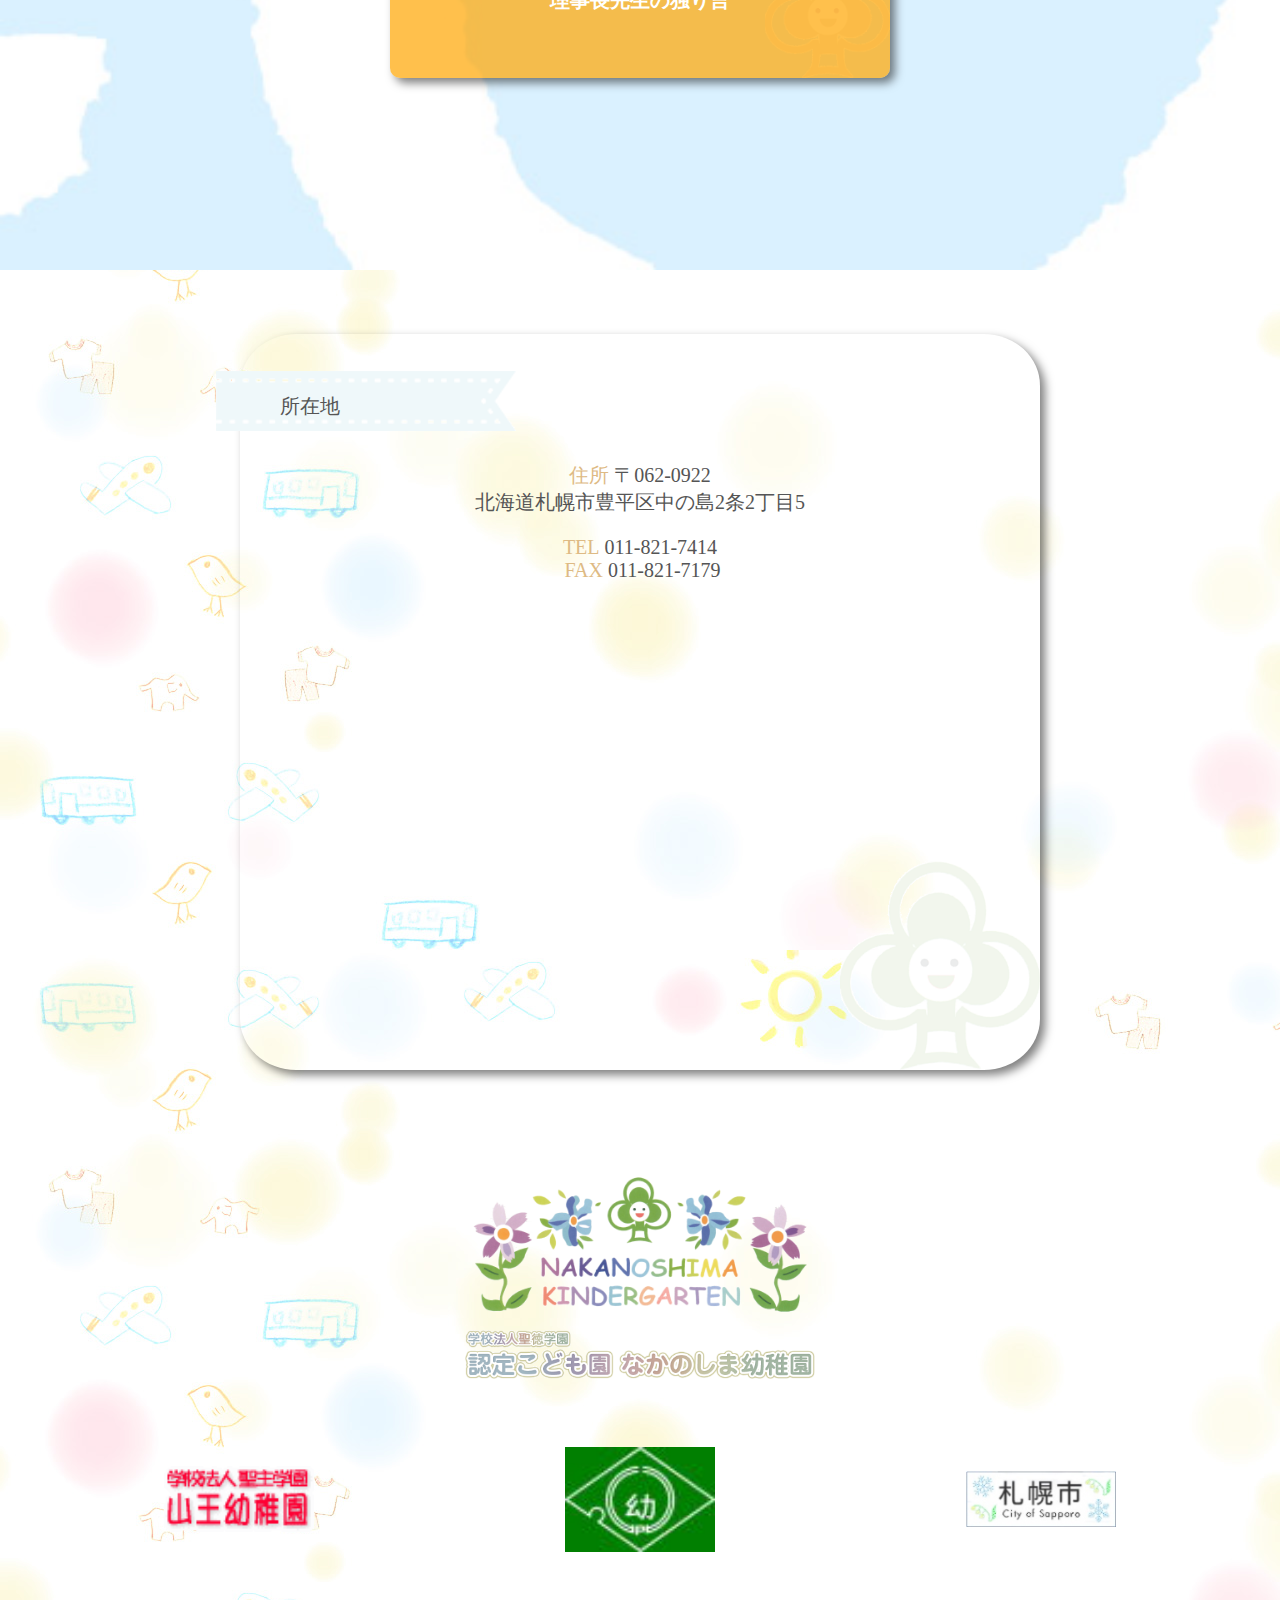
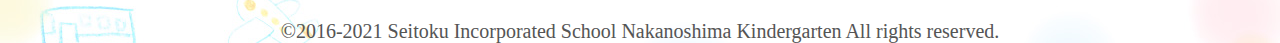
<file: support.html>
<!DOCTYPE html>
<html lang="en">
<head>
    <meta charset="UTF-8">
    <meta http-equiv="X-UA-Compatible" content="IE=edge">
    <meta name="viewport" content="width=device-width, initial-scale=1.0">
    <link rel="stylesheet" href="style.css">
    <link rel="stylesheet" href="support.css">
    <script src="script.js" defer></script>
    <title>Document</title>
</head>
<body>
    <main>
        <nav>
            <p class="site_title">札幌市豊平区<br>子供がじっくりしっかり育つ幼稚園です</p>
            <div class="nav_header">
                <a href="index.html">
                    <img src="img/top_logo_name.gif">
                </a>
                <a href="TEL:011-821-7414">
                    <img class="nav_tel" src="img/top_logo_tel.gif">
                </a>
            </div>
        </nav>

        <div id="sp_menu" class="sp_menu">
            <a href="#menu">
                <img class="sp_menu_logo" src="img/menu_logo.gif">
                <p class="sp_menu_title">MENU</p>
            </a> 
           </label>
        </div>

        <div id="menu"></div>
        
        <div class="menu">
            <label class="menu-open-button" for="menu-open">
                <img class="menu_logo" src="img/menu_logo.gif">
             <span class="lines line-1"></span>
             <span class="lines line-2"></span>
           </label>
           <a href="#" class="menu-item"><img src="img\nav_menu_02.gif"></a>
           <a href="events.html" class="menu-item"><img src="img\nav_menu_03.gif"></a>
           <a href="support.html" class="menu-item"><img src="img\nav_menu_04.gif"></i> </a>
           <a href="requirements.html" class="menu-item"><img src="img\nav_menu_05.gif"></a>
           <a href="#" class="menu-item"><img src="img\nav_menu_06.gif"></a>
           <a href="information.html" class="menu-item"><img src="img\nav_menu_01.gif"></a>
        </div>

        <div class="pc_menu">
            <a href="information.html"><img src="img\nav_menu_01.gif"></a>
            <a href="#"><img src="img\nav_menu_02.gif"></a>
           <a href="events.html"><img src="img\nav_menu_03.gif"></a>
           <a href="support.html"><img src="img\nav_menu_04.gif"></i> </a>
           <a href="requirements.html"><img src="img\nav_menu_05.gif"></a>
           <a href="#"><img src="img\nav_menu_06.gif"></a>
        </div>
        
        <img class="symbol" src="img/menu_logo.gif">
        <p class="menu_text mark">みつばのマーク(園章)</p>
        <p class="menu_text">クローバーには”幸せ”という意味があります。全ての子ども達、家庭、そして地域全ての人達が幸福になれるようにという願いが込められています。</p>

        <div class="tab-panels">
            <ul class="tabs">
                <li rel="panel-1" class="active">預かり保育</li>
                <li rel="panel-2">にっこりくらす</li>
                <li rel="panel-3">にっこりくらぶ</li>
                <li rel="panel-4">みつばるーむ</li>
            </ul>
            
            <div id="panel-1" class="panel active">
                
                <div class="panel_contents">
                    <img src="img\icon_laber.gif">
                    <img  class="picture" src="img\DSC00150-300x225.jpg">
                    <p class="panel_title">保育の内容</p>
                    <p>その日の子ども達の人数・様子によって異なりますが、一緒に遊ぶ子ども達のクラス・名前を確認後、お部屋やホール・天気が良ければお外で遊んでいます。
                    体を動かしての活動的な遊びやごっこあそび・・・簡単なものを作って遊んだり・・・等月によって内容を変え楽しんで行っています。
                    幼稚園の降園時間が10時45分の場合には、お弁当を持ってきてください。</p>
                </div>

                <div class="panel_contents">
                    <img src="img\icon_laber.gif">
                    <p class="panel_title laber_title">預かり保育の時間</p>
                    <p class="panel_subtitle">保育時間</p>
                    <p>7:30～18:30まで</p>
                    <p><small>詳細は、お問い合わせからお願いいたします。</small></p>
                    <a href="#">
                        <p class="tel_btn">お問い合わせページへ</p>
                    </a>
                </div>
            </div>
                          
            <div id="panel-2" class="panel">
                <div class="panel_contents">
                    <img src="img\icon_laber.gif">
                    <p class="panel_title">にっこりくらす紹介</p>
                    <p>なかのしま幼稚園でにっこりクラスのお遊びをします。 にっこりクラスは幼稚園入園前のお子さまとお母様が週に一回、一緒に登園し、先生やお友達とお遊びをする『ミニミニ幼稚園』です。
                    幼稚園という大きな集団生活が始まる前に、お母様もお子様もお友達と過ごす経験をしてみませんか？ 沢山のお友達とお遊び出来る事を楽しみにしています！</p>
                </div>
                <div class="panel_contents">
                    <img src="img\icon_laber.gif">
                    <p class="panel_title">2021年度空き状況</p>
                    <p class="recruit_title"><span>2歳児クラス</span><br>2018年4月2日～2019年4月1日生まれ</p>
                    <p class="recruit_text"><span>火曜日</span><br>定員13名空き人数: <span>キャンセル待ち</span></p>
                    <p class="recruit_text"><span>水曜日</span><br>定員13名空き人数: <span>キャンセル待ち</span></p>
                    <p class="recruit_text"><span>金曜日</span><br>定員13名空き人数: <span>1人</span></p>
                </div>
                <div class="panel_contents">
                    <img src="img\icon_laber.gif">
                    <p class="panel_title">活動内容</p>
                    <p class="list"><strong>・</strong>朝のまとめ</p>
                    <p class="list"><strong>・</strong>季節 行事に合わせた製作あそび</p>
                    <p class="list"><strong>・</strong>運動会 夏のお楽しみ会 冬のお楽しみ会</p>
                    <p class="list"><strong>・</strong>季節のお歌 手遊び 伝承遊び</p>
                    <p class="list"><strong>・</strong>親子のスキンシップ遊び</p>
                    <p class="list"><strong>・</strong>絵本 紙芝居ペープサート</p>
                    <p class="list"><strong>・</strong>外遊び（シャボン玉 砂遊び等）</p>
                    <p class="list"><strong>・</strong>感触遊び（色糊遊び 新聞遊び 小麦粉粘土遊び 水遊び 雪遊び）</p>
                    <p class="list"><strong>・</strong>園外保育（豊中公園 真駒内曙公園 南郷丘公園）</p>
                    <p class="list"><strong>・</strong>クッキング</p>
                    <p class="list"><strong>・</strong>お店やさんごっこ</p>
                    <p class="list"><strong>・</strong>エプロンシアター</p>
                    <p class="list"><strong>・</strong>楽器遊び</p>
                    <p class="list"><strong>・</strong>パラシュート遊びなど</p>
                </div>
                <div class="panel_contents">
                    <img src="img\icon_laber.gif">
                    <p class="panel_title">その他</p>
                    <p class="list"><strong>・</strong>園の行事や全クラスでのお出かけ等で曜日が変更になる週や、お休みが多い月もあります。ご了承ください。</p>
                    <p class="list"><strong>・</strong>お車でお越しになる予定の方は幼稚園の園庭をご利用ください。奥の方から駐車してください。尚、運動会時期や冬の雪山がある時期など、行事や季節によってはご遠慮頂くこともあります。ご了承ください。</p>
                    <p class="list"><strong>・</strong>自転車でお越しになる方は、なかのしま幼稚園に置いてください。</p>
                    <p class="list"><strong>・</strong>親子共、動きやすい服装で上履きをご持参ください。</p>
                    <p class="list"><strong>・</strong>乳児同伴希望の方は、お子様と遊びやすいようにおんぶ紐をお勧めします。又、クーファン等お子様に合ったものをご用意願います。</p>
                    <p class="list"><strong>・</strong>下のお子さまでも、みんなと同じ教材を使ってお遊びをする体験をさせていというお考えの方は、兄弟入会も出来ます。ご相談ください。</p>
                </div>
                <div class="panel_contents">
                    <img src="img\icon_laber.gif">
                    <p class="panel_title">子育て支援・推進センターとして</p>
                    <p>子育ての悩み相談場所として、子育てをなさっている方々を支援しています。 来年度もなかのしま幼稚園では子育て支援・推薦を更に充実させていき、
                        子育てをなさっている方々や地域の方々との交流の場としても幅広く解放していきます。 皆さんと共に過ごしながら、
                        お子様もお家の方々も笑顔で過ごせることを大切にしていきたいと思っています。</p>
                </div>
            </div>

            <div id="panel-3" class="panel">
                <div class="panel_contents">
                    <img src="img\icon_laber.gif">
                    <p class="panel_title">にっこりくらぶ紹介</p>
                    <p>入園前のお子様（2歳児～）を対象にした、お母さんと一緒に楽しくお遊びを体験するくらぶです。
                        お母さんやお友達と遊ぶ楽しさを体験する子ども達の交流だけではなく、子育て中のお母さん達の
                        情報交換の場としてもまた、交流の場としても気軽に参加していただけます。
                        令和3年度は電話での予約が必要です。予約の日程につきましては、TOPページ「幼稚園からのお知らせ」をご覧ください。</p>
                    <div class="panel_contents_picture">
                        <img src="img/IMG_4967.jpg">
                        <img src="img/IMG_3759.jpg">
                    </div>
                </div>
                <div class="panel_contents">
                    <img src="img\icon_laber.gif">
                    <p class="panel_title laber_title">2021年度予定表</p>
                    <p class="panel_subtitle">開催日</p>
                    <p>2021年05月17日(月)<br>2021年06月28日(月)<br>2021年07月19日(月)<br>2021年08月30日(月)<br>2021年10月04日(月)<br>2021年12月15日(水)<br>2021年12月21日(月)<br>2022年01月24日(月)<br>2022年02月14日(月)</p>
                    <hr>
                    <p class="panel_subtitle">開催時間</p>
                    <p>10:00～11:30前後</p>
                    <hr>
                    <p class="panel_subtitle">開催場所</p>
                    <p>なかのしま幼稚園</p>
                </div>
                <div class="panel_contents">
                    <img src="img\icon_laber.gif">
                    <p class="panel_title">お願い</p>
                    <p class="list"><strong>・</strong>上靴持参のうえ、動きやすい服装でお越しください。</p>
                    <p class="list"><strong>・</strong>夏季は車でお越しいただけますが、冬季は園庭に雪山ができるため公共機関でお越し下さい。</p>
                    <p class="list"><strong>・</strong>7月、12月のにっこりくぶは時間が変わりますのでホームページやお電話でご確認ください。</p>
                </div>
            </div>

            <div id="panel-4" class="panel">
                <div class="panel_contents">
                    <img src="img\icon_laber.gif">
                    <p class="panel_title">みつばるーむ紹介</p>
                    <p>なかのしま幼稚園が60年の中で培った教育を生かし、保育室・幼稚園の連続した教育の中で、「つよく・ただしく・げんきな子」を育んでまいります。
                        みつばるーむでは、より年齢に即した教育を行い、安心して過ごすことが出来る環境を整えてまいりました。その中で、令和3年度より2歳児クラスに幼稚園と同じ時間お友達と過ごす2歳児クラスを開設いたします。
                        3歳からの幼稚園とのつながりや、安心して先生、お友達と過ごし、いろいろな経験が出来ることを大切にしていきます。</p>
                </div>
                <div class="panel_contents">
                    <img src="img\icon_laber.gif">
                    <p class="panel_title">令和3年度空き状況</p>
                    <p class="recruit_title"><span>【みつばるーむ】</span></p>
                    <p class="recruit_text"><strong>1歳児</strong><br>2019年4月2日～2020年4月1日生まれ<span>1人</span></p>
                    <p class="recruit_text"><strong>2歳児</strong><br>2018年4月2日～2019年4月1日生まれ<span>キャンセル待ちです。</span></p>
                    <p class="recruit_title"><span>【2歳児クラス】</span></p>
                    <p class="recruit_text">2018年4月2日～2019年4月1日生まれ<span>キャンセル待ちです。</span></p>
                </div>
                <div class="panel_contents">
                    <img src="img\icon_laber.gif">
                    <p class="panel_title">活動内容</p>
                    <p class="list"><strong>・</strong>朝のまとめ</p>
                    <p class="list"><strong>・</strong>季節 行事に合わせた製作あそび</p>
                    <p class="list"><strong>・</strong>運動会 夏のお楽しみ会 冬のお楽しみ会</p>
                    <p class="list"><strong>・</strong>季節のお歌 手遊び 伝承遊び</p>
                    <p class="list"><strong>・</strong>親子のスキンシップ遊び</p>
                    <p class="list"><strong>・</strong>絵本 紙芝居ペープサート</p>
                    <p class="list"><strong>・</strong>外遊び（シャボン玉 砂遊び等）</p>
                    <p class="list"><strong>・</strong>感触遊び（色糊遊び 新聞遊び 小麦粉粘土遊び 水遊び 雪遊び）</p>
                    <p class="list"><strong>・</strong>園外保育（豊中公園 真駒内曙公園 南郷丘公園）</p>
                    <p class="list"><strong>・</strong>クッキング</p>
                    <p class="list"><strong>・</strong>お店やさんごっこ</p>
                    <p class="list"><strong>・</strong>エプロンシアター</p>
                    <p class="list"><strong>・</strong>楽器遊び</p>
                    <p class="list"><strong>・</strong>パラシュート遊びなど</p>
                </div>
                <div class="panel_contents">
                    <img src="img\icon_laber.gif">
                    <p class="panel_title">その他</p>
                    <p class="list"><strong>・</strong>園の行事や全クラスでのお出かけ等で曜日が変更になる週や、お休みが多い月もあります。ご了承ください。</p>
                    <p class="list"><strong>・</strong>お車でお越しになる予定の方は幼稚園の園庭をご利用ください。奥の方から駐車してください。尚、運動会時期や冬の雪山がある時期など、行事や季節によってはご遠慮頂くこともあります。ご了承ください。</p>
                    <p class="list"><strong>・</strong>自転車でお越しになる方は、なかのしま幼稚園に置いてください。</p>
                    <p class="list"><strong>・</strong>親子共、動きやすい服装で上履きをご持参ください。</p>
                    <p class="list"><strong>・</strong>乳児同伴希望の方は、お子様と遊びやすいようにおんぶ紐をお勧めします。又、クーファン等お子様に合ったものをご用意願います。</p>
                    <p class="list"><strong>・</strong>下のお子さまでも、みんなと同じ教材を使ってお遊びをする体験をさせていというお考えの方は、兄弟入会も出来ます。ご相談ください。</p>
                </div>
                <div class="panel_contents">
                    <img src="img\icon_laber.gif">
                    <p class="panel_title">子育て支援・推進センターとして</p>
                    <p>子育ての悩み相談場所として、子育てをなさっている方々を支援しています。 来年度もなかのしま幼稚園では子育て支援・推薦を更に充実させていき、
                        子育てをなさっている方々や地域の方々との交流の場としても幅広く解放していきます。 皆さんと共に過ごしながら、
                        お子様もお家の方々も笑顔で過ごせることを大切にしていきたいと思っています。</p>
                </div>
            </div>
        </div>

        <div class="btn_wrap">
            <a href="requirements.html" class="btn support_btn">園児募集要項ページへ</a>
        </div>

        <div class="link">
            <a href="download.html">
                <div class="download">
                    <p>各種書類ダウンロード</p>
                </div>
            </a>
            
            <a href="#">
                <div class="buy">
                <p>写真販売</p>
            </div></a>

            <a href="https://www1.busnav.net/cgi-bin/d01_index.cgi?ecd=GQ">
                <div class="bus">
                <p>バスの運行状況</p>
            </div></a>

            <a href="#">
                <div class="blog">
                    <p>理事長先生の独り言</p>
                </div>
            </a> 
        </div>

        <div class="access">
            <img src="img\icon_laber.gif">
            <p class="access_title">所在地</p>
            <div access_text>
                <p><span>住所</span>&nbsp;〒062-0922<br>北海道札幌市豊平区中の島2条2丁目5</p>
                <p><span>TEL</span>&nbsp;011-821-7414<br>&nbsp;<span>FAX</span>&nbsp;011-821-7179</p>
            </div>
            <div class="map">
                <iframe src="https://www.google.com/maps/embed?pb=!1m14!1m8!1m3!1d5832.546816812674!2d141.36135820436166!3d43.03567862457956!3m2!1i1024!2i768!4f13.1!3m3!1m2!1s0x0%3A0x74dfc055cabfaed!2z44Gq44GL44Gu44GX44G-5bm856ia5ZyS!5e0!3m2!1sja!2sjp!4v1629948758120!5m2!1sja!2sjp" width="300" height="200" style="border:0;" allowfullscreen="" loading="lazy"></iframe>
            </div>
        </div>

    </main>
    <footer>
        <div class="footer_logo">
            <a href="index.html">
                <img src="img\footer_logo.gif">
                <img src="img/top_logo_name.gif">
            </a>
        </div>
        <div class="link_bnr">
            <a href="https://sannoh.com/"><img src="img\link_banner_sannoh_right.gif"></a>
            <a href="http://www.hokushiyou.or.jp/"><img src="img\link_banner_hokushiyou.jpg"></a>
            <a href="https://www.city.sapporo.jp/kyoiku/top/"><img src="img\link_banner_sapporo.jpg"></a>
        </div>
        <p>&copy;2016-2021 Seitoku Incorporated School Nakanoshima Kindergarten All rights reserved.</p>
    </footer>

</body>

<script src="https://code.jquery.com/jquery-3.4.1.min.js" integrity="sha256-CSXorXvZcTkaix6Yvo6HppcZGetbYMGWSFlBw8HfCJo="  crossorigin="anonymous"></script>

</html>
</file>
<file: style.css>
* , *::before , *::after {
    box-sizing: border-box;
    padding: 0;
    margin: 0;
    -webkit-appearance: none;
-webkit-text-size-adjust: 100%;
}

a {
  text-decoration: none;
  color: #555;
}

body {
    background-image: url(img/header_bg_img.jpg);
    color: #555;
}

main {
    width: 100%;
    padding-bottom: 10%;
}

.pc_menu {
  display: none;
}

.sp_menu {
  position: absolute;
  top: 2%;
  right: 2%;
  position: fixed;
  z-index: 1000;
}

.sp_menu_title {
  margin-top: -10%;
  text-align: center;
  color: #555;
}

.sp_menu img {
  width: 45px;
}

nav {
    margin-top: 5%;
}

.site_title {
    font-size: 12px;
    margin-left: 5%;
    margin-bottom: 5%;
}

.nav_header {
    display: flex;
    flex-direction: column;
    align-items: center;
}

.nav_header img {
    width: 350px;
}

img.nav_tel {
    width: 250px;
    margin-top: 3%;
}

.nav_main {
    text-align: center;
}

.nav_main img {
    width: 250px;
    margin-top: 5%;
    margin-bottom: 5%;
}

.bg-slider {
    width: 100%;
	  height: 40vh;
    position: relative;
    background-size: cover;
    z-index: 1;
}

.bg-slider::before {
  content: "";
  width: 100%;
  height: 40vh;
  display: inline-block;
  background-image: url(img/top_slide_boreder_img.gif);
  background-size: cover;
  background-position: center;
}

.symbol {
  display: none;
}

.menu_text {
  text-align: center;
  font-size: 14px;
  padding: 0 3%;
}

.menu_text.mark {
  margin-top: 5%;
  font-size: 20px;
  font-weight: bold;
}

.menu-item,
.menu-open-button {
  background: #EEEEEE;
  border-radius: 100%;
  width: 80px;
  height: 80px;
  margin-left: -40px;
  position: absolute;
  color: #333;
  text-align: center;
  line-height: 80px;
  -webkit-transform: translate3d(0, 0, 0);
  transform: translate3d(0, 0, 0);
  -webkit-transition: -webkit-transform ease-out 200ms;
  transition: -webkit-transform ease-out 200ms;
  transition: transform ease-out 200ms;
  transition: transform ease-out 200ms, -webkit-transform ease-out 200ms;
}

.menu_logo {
  background-color: #fff;
  border-radius: 100%;
  position: absolute;
  top: 1%;
  left: 1%;
  width: 80px;
  height: 80px;
}

.menu_logo.active {
  display: none;
}

.menu-open {
  display: none;
}

.lines {
  width: 25px;
  height: 3px;
  background: #333;
  display: block;
  position: absolute;
  top: 50%;
  left: 50%;
  margin-left: -12.5px;
  margin-top: -1.5px;
  -webkit-transition: -webkit-transform 200ms;
  transition: -webkit-transform 200ms;
  transition: transform 200ms;
  transition: transform 200ms, -webkit-transform 200ms;
  display: none;
}

.menu-open-button.active .line-1 {
  -webkit-transform: translate3d(0, 0, 0) rotate(45deg);
  transform: translate3d(0, 0, 0) rotate(45deg);
  display: block;
}

.menu-open-button.active .line-2 {
  -webkit-transform: translate3d(0, 0, 0) rotate(-45deg);
  transform: translate3d(0, 0, 0) rotate(-45deg);
  display: block;
}

.menu {
  margin: auto;
  margin-top: 10%;
  width: 80px;
  height: 80px;
  text-align: center;
  box-sizing: border-box;
  font-size: 26px;
}

.menu.active {
    margin-top: 35%;
    margin-bottom: 35%;
}

.menu-item img {
  width: 90px;
}

.menu-item:nth-child(3) {
  -webkit-transition-duration: 180ms;
  transition-duration: 180ms;
}

.menu-item:nth-child(4) {
  -webkit-transition-duration: 180ms;
  transition-duration: 180ms;
}

.menu-item:nth-child(5) {
  -webkit-transition-duration: 180ms;
  transition-duration: 180ms;
}

.menu-item:nth-child(6) {
  -webkit-transition-duration: 180ms;
  transition-duration: 180ms;
}

.menu-item:nth-child(7) {
  -webkit-transition-duration: 180ms;
  transition-duration: 180ms;
}

.menu-item:nth-child(8) {
  -webkit-transition-duration: 180ms;
  transition-duration: 180ms;
}

.menu-item:nth-child(9) {
  -webkit-transition-duration: 180ms;
  transition-duration: 180ms;
}

.menu-open-button {
  z-index: 2;
  -webkit-transition-timing-function: cubic-bezier(0.175, 0.885, 0.32, 1.275);
  transition-timing-function: cubic-bezier(0.175, 0.885, 0.32, 1.275);
  -webkit-transition-duration: 400ms;
  transition-duration: 400ms;
  -webkit-transform: scale(1.1, 1.1) translate3d(0, 0, 0);
  transform: scale(1.1, 1.1) translate3d(0, 0, 0);
  cursor: pointer;
  box-shadow: 3px 3px 0 0 rgba(0, 0, 0, 0.14);
}

.menu-open-button:hover {
  -webkit-transform: scale(1.2, 1.2) translate3d(0, 0, 0);
  transform: scale(1.2, 1.2) translate3d(0, 0, 0);
}

.menu-open-button.active {
  -webkit-transition-timing-function: linear;
  transition-timing-function: linear;
  -webkit-transition-duration: 200ms;
  transition-duration: 200ms;
  -webkit-transform: scale(0.8, 0.8) translate3d(0, 0, 0);
  transform: scale(0.8, 0.8) translate3d(0, 0, 0);
}

.menu-item {
  -webkit-transition-timing-function: cubic-bezier(0.935, 0, 0.34, 1.33);
  transition-timing-function: cubic-bezier(0.935, 0, 0.34, 1.33);
}

.menu-item.active:nth-child(1) {
  transition-duration: 180ms;
  -webkit-transition-duration: 180ms;
  -webkit-transform: translate3d(0.08361px, -104.99997px, 0);
  transform: translate3d(0.08361px, -104.99997px, 0);
}

.menu-item.active:nth-child(2) {
  transition-duration: 280ms;
  -webkit-transition-duration: 280ms;
  -webkit-transform: translate3d(90.9466px, -52.47586px, 0);
  transform: translate3d(90.9466px, -52.47586px, 0);
}

.menu-item.active:nth-child(3) {
  transition-duration: 380ms;
  -webkit-transition-duration: 380ms;
  -webkit-transform: translate3d(90.9466px, 52.47586px, 0);
  transform: translate3d(90.9466px, 52.47586px, 0);
}

.menu-item.active:nth-child(4) {
  transition-duration: 480ms;
  -webkit-transition-duration: 480ms;
  -webkit-transform: translate3d(0.08361px, 104.99997px, 0);
  transform: translate3d(0.08361px, 104.99997px, 0);
}

.menu-item.active:nth-child(5) {
  transition-duration: 580ms;
  -webkit-transition-duration: 580ms;
  -webkit-transform: translate3d(-90.86291px, 52.62064px, 0);
  transform: translate3d(-90.86291px, 52.62064px, 0);
}

.menu-item.active:nth-child(6) {
  transition-duration: 680ms;
  -webkit-transition-duration: 680ms;
  -webkit-transform: translate3d(-91.03006px, -52.33095px, 0);
  transform: translate3d(-91.03006px, -52.33095px, 0);
}

.menu-item.active:nth-child(7) {
  transition-duration: 780ms;
  -webkit-transition-duration: 780ms;
  -webkit-transform: translate3d(-0.25084px, -104.9997px, 0);
  transform: translate3d(-0.25084px, -104.9997px, 0);
}

.menu_text.active {
  display: none;
}

.policy {
  margin-top: 10%;
  text-align: center;
}

.ayumi , .individuality , .policy_container , .news ,.access , .download , .buy , .bus , .blog {
  background-image: url(img/page_content_area_bg.gif);
  background-size: 25%;
  background-position: bottom right;
  background-repeat: no-repeat;
  padding: 5%;
  margin: 5%;
  border-radius: 7%;
  box-shadow: 5px 5px 10px rgba(0, 0, 0, .5);
}

.policy_title {
  margin: 5%;
  text-align: left;
}

.policy_title img {
  width: 150px;
}

.policy_title p {
  text-align: right;
  border-bottom: solid #f8f8c2;
  margin-left: 10%;
}

.policy_text , .ayumi_text {
  font-size: 13px;
  margin-top: 5%;
  color: #555;
}

.ayumi , .individuality , .news , .access {
  text-align: center;
  padding-top: 20%;
  position: relative;
}

.second_news {
  margin-bottom: 20%;
}

.contents_title {
  position: absolute;
  top: 9%;
  left: 5%;
  font-size: 14px;
}

.ayumi_title {
  top: 7%;
}

.ayumi_img , .individuality_img , .news img , .access img {
  position: absolute;
  top: 5%;
  left: -3%;
}

.director {
  width: 150px;
  position: unset;
  margin-top: 3%;
  box-shadow: 5px 5px 10px rgb(0,0,0,.5);
}

.picture {
  position: unset;
  width: 100%;
  box-shadow: 5px 5px 10px rgb(0,0,0,.5);
}

.news_contents {
  display: flex;
  border-bottom: dotted 1px;
  overflow: hidden;
  margin-bottom: 3%;
}

.news_date {
  color: #deba84;
}

.news_title {
  font-size: 14px;
  margin-left: 10%;
  white-space: nowrap;
}

.contents {
  background-image: url(img/977631.jpg);
  background-size: cover;
  background-color: rgba(255,255,255,.8);
  background-blend-mode: lighten;
  background-position: right;
  padding: 10% 0;
}

.content {
  text-align: center;
  margin: 10% auto;
}


.content img {
  width: 80%;
  border-radius: 240px 15px 100px 15px / 15px 200px 15px 185px;
  border: 6px solid #555;
}

.content_text {
  max-width: 300px;
  margin: 0 auto;
}

.care_support {
  margin: 10% 0;
  text-align: center;
}

.care_support p {
  text-align: center;
}

.content_title , .care_support_title {
  font-size: 20px;
  font-weight: bold;
  margin-bottom: 10px;
}

.care_support_picture {
  text-align: center;
  position: relative;
  margin: 10% 0;
}

.care_support_laber {
  width: 210px;
  height: 42px;
  position: absolute;
  top: 25px;
  left: 43px;
}

.care_support_laber_title {
  position: absolute;
  top: 35px;
  left: 60px;
}

.care_support_img {
  width: 80%;
  padding: 2%;
  background-color: #f8f3e1;
  box-shadow: 5px 5px 10px rgb(0,0,0,.5);
}

.care_support_text {
  padding: 1% 5%;
  font-size: 14px;
}

.btn {
  display: inline-block;
  width: 150px;
  padding: 3%;
  text-align: center;
  background-color: #deba84;
  margin: 5% auto;
  border-radius: 8px;
  box-shadow: 5px 5px 10px rgb(0,0,0,.5);
}

.support_btn {
  width: 300px;
  color: #fff;
  font-weight: bold;
}

.link {
  background-image: url(img/top_bottom_bg.jpg);
  background-size: cover;
  padding: 10% 0;
}

.download , .buy , .bus , .blog {
  text-align: center;
  border-radius: 10px;
}

.download {
  background-color: rgba(220,20,60,.7);
  background-blend-mode: color-burn;
}

.buy {
  background-color: rgba(25,75,111,.7);
  background-blend-mode: color-burn;
}

.bus {
  background-color: rgba(34,139,34,.7);
  background-blend-mode: color-burn;
}

.blog {
  background-color: rgba(255,165,0,.7);
  background-blend-mode: color-burn;
}

.link a {
  color: #fff;
}

.link p {
  font-weight: bold;
}

.individuality_title , .access_title {
  position: absolute;
  top: 8%;
  left: 5%;
  font-size: 14px;
}

.access p {
  margin-bottom: 3%;
}

.access p span {
  color: #deba84;
}

.map {
  text-align: center;
}

footer {
  text-align: center;
}

footer img {
  width: 250px;
}

.link_bnr {
  display: flex;
  align-items: center;
  justify-content: space-around;
  margin: 5% 3%;
}

.link_bnr img {
  width: 100px;
}

@media (min-width: 768px) {

  p {
    font-size: 20px;
  }

  main {
    width: 100%;
    padding-bottom: 3%;
  }

  .site_title {
    font-size: 24px;
  }

  .sp_menu {
    display: none;
  }

  .pc_menu {
    display: flex;
    justify-content: space-evenly;
    margin-top: -10%;
    margin-bottom: 5%;
  }

  .nav_header {
    position: absolute;
    top: 3%;
    right: 3%;
  }

  .nav_header img {
    width: 400px;
  }

  .nav_main img {
    width: 400px;
    margin-top: 3%;
    margin-bottom: 3%;
  }

  .bg-slider {
    height: 50vh;
  }

  img.slider_frame {
    width: 105%;
    height: 550px;
    top: -70px;
  }

  .symbol {
    display: block;
    width: 200px;
    margin: auto;
  }

  .menu_text.mark {
    margin-top: 3%;
    margin-bottom: 1%;
    font-size: 36px;
  }

  .menu_text {
    font-size: 24px;
    max-width: 800px;
    margin: auto;
  }

  .menu-open-button , .menu-item {
    display: none;
  }

  .ayumi, .individuality, .policy_container, .news, .access, .download, .buy, .bus, .blog {
    margin: 5% auto;
    max-width: 800px;
  }

  .policy_container img {
    width: 150px;
  }

  .policy_title img {
    width: 200px;
  }

  .policy_title p {
    margin-left: 48%;
    font-size: 20px;
  }

  .policy_text, .ayumi_text {
    font-size: 18px;
  }

  .ayumi, .individuality, .news, .access {
    padding-top: 10%;
  }

  .contents_title {
    font-size: 20px;
    top: 45px;
  }

  .ayumi_title , .individuality_title {
    top: 60px;
  }

  .ayumi_img, .individuality_img, .news img, .access img {
    width: 300px;
  }

  .director {
    width: 300px;
  }

  .news_date , .news_title {
    font-size: 24px;
  }

  .btn {
    width: 300px;
    font-size: 20px;
  }

  .care_support p {
    font-size: 20px;
  }

  p.care_support_title {
    font-size: 36px;
  }

  .care_support_pictures {
    display: flex;
  }

  .care_support_picture {
    width: 50%;
    margin: 3% 0;
  }

  .care_support_laber {
    width: 300px;
    height: 50px;
    top: 30px;
    left: 60px;
  }

  .care_support_laber_title {
    top: 40px;
    left: 90px;
  }

  .access p {
    font-size: 20px;
  }

  .download, .buy, .bus, .blog {
    width: 500px;
  }

  iframe {
    width: 100%;
    height: 400px;
  }

  .footer_logo {
    width: 350px;
    margin: auto;
  }

  footer img {
    width: 350px;
    margin: 0 auto;
  }

  .link_bnr img {
    width: 150px;
  }

}

@media (min-width: 1400px) {
  .bg-slider {
    height: 80vh;
  }

  img.slider_frame {
    width: 110%;
    height: 800px;
  }
}
</file>
<file: support.css>
hr {
    margin: 5% 0;
}

.tab-panels ul {
    margin: 10% 0 0;
    padding: 0;
}


.tab-panels ul li {
    list-style-type: none;
    display: flex;
    flex-direction: column;
    justify-content: center;
    align-items: center;
    background-image: url(img/top_information_bg.jpg);
    background-size: cover;
    background-position: right;
    margin: 0 auto;
    width: 80%;
    padding: 3% 5%;
    border-radius: 8px 8px 0 0;
    color: #fff;
    font-weight: bold;
    cursor: pointer;
}

.tab-panels ul li:nth-of-type(1) {
    background-color: rgba(220,20,60,.7);
    background-blend-mode: color-burn;
}

.tab-panels ul li:nth-of-type(2) {
    background-color: rgba(34,139,34,.7);
    background-blend-mode: color-burn;
}

.tab-panels ul li:nth-of-type(3) {
    background-color: rgba(255,165,0,.7);
    background-blend-mode: color-burn;
}

.tab-panels ul li:nth-of-type(4) {
    background-color: rgba(65,105,255,1);
    background-blend-mode: color-burn;
}

.tab-panels ul li.active {
    color: #fff;
}

.tab-panels ul li.active:nth-of-type(1) {
    background-color: rgba(220,20,60,1);
}

.tab-panels ul li.active:nth-of-type(2) {
    background-color: rgba(34,139,34,1);
}

.tab-panels ul li.active:nth-of-type(3) {
    background-color: rgba(255,165,0,1);
}

.tab-panels ul li.active:nth-of-type(4) {
    background-color: rgba(65,105,255,1);
}

.tab-panels .panel  {
      display:none;
    }

.tab-panels .panel.active {
  display:block;
}

.panel_contents {
    position: relative;
    background-image: url(img/page_content_area_bg.gif);
    background-size: 25%;
    background-position: bottom right;
    background-repeat: no-repeat;
    background-color: rgba(255,255,255,.5);
    background-blend-mode: lighten;
    padding: 5%;
    margin: 0 5% 5%;
    border-radius: 0 8% 8% 8%;
    box-shadow: 5px 5px 10px rgba(0, 0, 0, .5);
}

.panel_contents img {
    margin-left: -10%;
}

img.picture {
    margin-left: 0;
}

.panel_title {
    position: absolute;
    top: 30px;
    left: 0%;
}

.panel_subtitle {
    color: #cbb23c;
    font-size: 18px;
    font-weight: bold;
    margin-top: 3%;
    margin-bottom: 1%;
}

.recruit_title {
    margin-top: 10px;
}

.recruit_title span {
    color: #cbb23c;
    font-size: 20px;
    font-weight: bold;
}

.recruit_text {
    font-weight: bold;
    margin-top: 5px;
}

.recruit_text strong {
    color: #cbb23c;
}

.recruit_text span {
    color: #ff0000;
}

.list {
    margin-bottom: 5px;
}

strong {
    font-size: 18px;
}

.panel_contents_picture {
    text-align: center;
}

.panel_contents_picture img {
    width: 100%;
    margin-left: 0;
}

.download_btn {
    color: #fff;
    background-image: url(img/top_information_bg.jpg);
    background-size: cover;
    background-position: right;
    background-color: #e3aed5;
    background-blend-mode: color-burn;
    width: 80%;
    display: block;
    margin: 20px auto;
    padding: 10px;
    text-align: center;
    border-radius: 10px;
    font-weight: bold;
}

.tel_btn {
    color: #fff;
    background-image: url(img/top_information_bg.jpg);
    background-size: cover;
    background-position: right;
    background-color: #555;
    background-blend-mode: color-burn;
    width: 80%;
    display: block;
    margin: 20px auto;
    padding: 10px;
    text-align: center;
    border-radius: 10px;
    font-weight: bold;
}

.btn_wrap {
    text-align: center;
}

.download_title {
    text-align: center;
    margin: 5% 0;
    font-size: 18px;
    font-weight: bold;
}

@media (min-width: 768px)  {

    .panel_contents {
        width: 800px;
        margin: 5% auto;
    }

    .panel_contents:first-of-type {
        margin-top: 0;
        border-radius: 0 0 8% 8%;
    }

    .tab-panels ul {
        display: flex;
        justify-content: center;
    }

    .tab-panels ul li {
        width: 200px;
        padding: 1% 3%;
        margin: 0;
    }

    .panel_contents img {
        margin-left: -9%;
        width: 300px;
    }

    .panel_title {
        top: 64px;
        left: 2%;
    }

    .panel_contents p {
        padding-top: 2%;
    }

    .panel_contents_picture {
        display: flex;
        flex-direction: column;
        align-items: center;
    }

    .panel_contents_picture img {
        width: 80%;
        margin: auto;
        margin-top: 3%;
    }

    .download_btn , .tel_btn {
        width: 300px;
    }
}
</file>
<file: events.css>
.events {
    margin-top: 20%;
}

.event {
    position: relative;
    background-size: 50%;
    background-position: top;
    background-position-y: 10%;
    background-repeat: no-repeat;
    background-color: rgba(255,255,255,.8);
    background-blend-mode: lighten;
    padding: 20% 5% 5%;
    margin: 15% 5% 10%;
    border-radius: 7%;
    box-shadow: 5px 5px 10px rgba(0, 0, 0, .5);
}

.event img {
    width: 100%;
    height: 210px;
    object-fit: cover;
}

img.event_month {
    width: 100px;
    height: 100px;
    position: absolute;
    top: -10%;
    left: 5%;
}

.event_text {
    padding: 5%;
}

.apr {
    background-image: url(img/sakura.png);
}

.may {
    background-image: url(img/koinobori.png);
}

.june {
    background-image: url(img/undoukai.png);
}

.july {
    background-image: url(img/sea.png);
}

.aug {
    background-image: url(img/tanabata.png);
}

.sep {
    background-image: url(img/otukimi.png);
}

.oct {
    background-image: url(img/halloween.png);
}

.nov {
    background-image: url(img/chitoseame.png);
}

.dec {
    background-image: url(img/tree.png);
}

.jan {
    background-image: url(img/syogatsu.png);
}

.feb {
    background-image: url(img/setsubun.png);
}

.mar {
    background-image: url(img/hinamatsuri.png);
}

@media (min-width: 768px) {

    .events {
        margin-top: 10%;
    }

    .event {
        width: 800px;
        margin: 10% auto;
        padding-top: 10%;
    }

    .event img {
        height: auto;
    }

    img.event_month {
        width: 200px;
    }
}
</file>
<file: information.css>
.information , .days_flow {
    position: relative;
    padding: 5%;
    padding-top: 20%;
    margin: 5%;
    border-radius: 7%;
    box-shadow: 5px 5px 10px rgba(0, 0, 0, .5);
}

.information_img , .days_flow_img {
    position: absolute;
    top: 5%;
    left: -3%;
  }

.information_map {
    width: 100%;
    margin-top: 10%;
}

.contents_title {
    position: absolute;
    top: 6%;
    left: 5%;
}

.days_flow_img {
    top: 1%;
}


.days_flow_title {
    top: 1.5%;
}

.days_flow_text {
    margin-top: 10px;
    padding: 3%;
}

.flow {
    position: relative;
    background-image: url(img/page_content_area_bg.gif);
    background-size: 25%;
    background-position: bottom right;
    background-repeat: no-repeat;
    padding: 5%;
    margin-top: 10%;
    margin-bottom: 10%;
    border-radius: 7%;
    box-shadow: 5px 5px 10px rgba(0, 0, 0, .5);
}

.flow_time {
    position: absolute;
    top: -3%;
    left: -10%;
    color: #00947a;
    font-size: 20px;
    font-weight: bold;
    z-index: 2;
}

.flow_title {
    text-align: center;
}

.picture_gallery {
    display: flex;
    overflow-x: scroll;
}

.picture_gallery img {
    width: 80%;
    margin: 5%;
}

.flow_text {
    font-size: 14px;
}

.line {
    width: 10px;
    height: 95%;
    background-color: #b1b1b1;
    transform: rotate(
0deg
);
    position: absolute;
    top: 5%;
    left: 5%;
}

.flow_wrap {
    margin-top: -40px;
}

.bus_icon {
    width: 100px;
    transform: rotate(
270deg
);
    position: sticky;
    top: 20px;
    left: -60px;
    z-index: 1;
    margin-left: -60px;
}

@media (min-width: 768px) {
    
    .information, .days_flow {
        width: 800px;
        margin: 0 auto;
        margin-top: 5%;
        padding-top: 10%;
    }

    .information_img , .days_flow_img {
        width: 300px;
        top: 3%
    }

    .days_flow_img {
        top: 94px;
    }

    .contents_title {
        top: 85px;
    }

    .days_flow_title {
        top: 110px;
    }

    .days_flow_text {
        margin-top: 5%;
    }

    .flow {
        margin-top: 0;
    }

    .flow_time {
        top: 3%;
        left: -5%;
        font-size: 24px;
    }

    .line {
        width: 20px;
        top: 5%;
        left: 9%;
    }

    .bus_icon {
        width: 200px;
        height: 150px;
        top: 40px;
        margin-left: -125px;
    }

    .picture_gallery {
        display: flex;
        flex-direction: column;
        align-items: center;
        overflow: auto;
    }

    .flow_text {
        font-size: 20px;
    }

    .days_flow {
        margin-bottom: 5%;
    }
}
</file>
